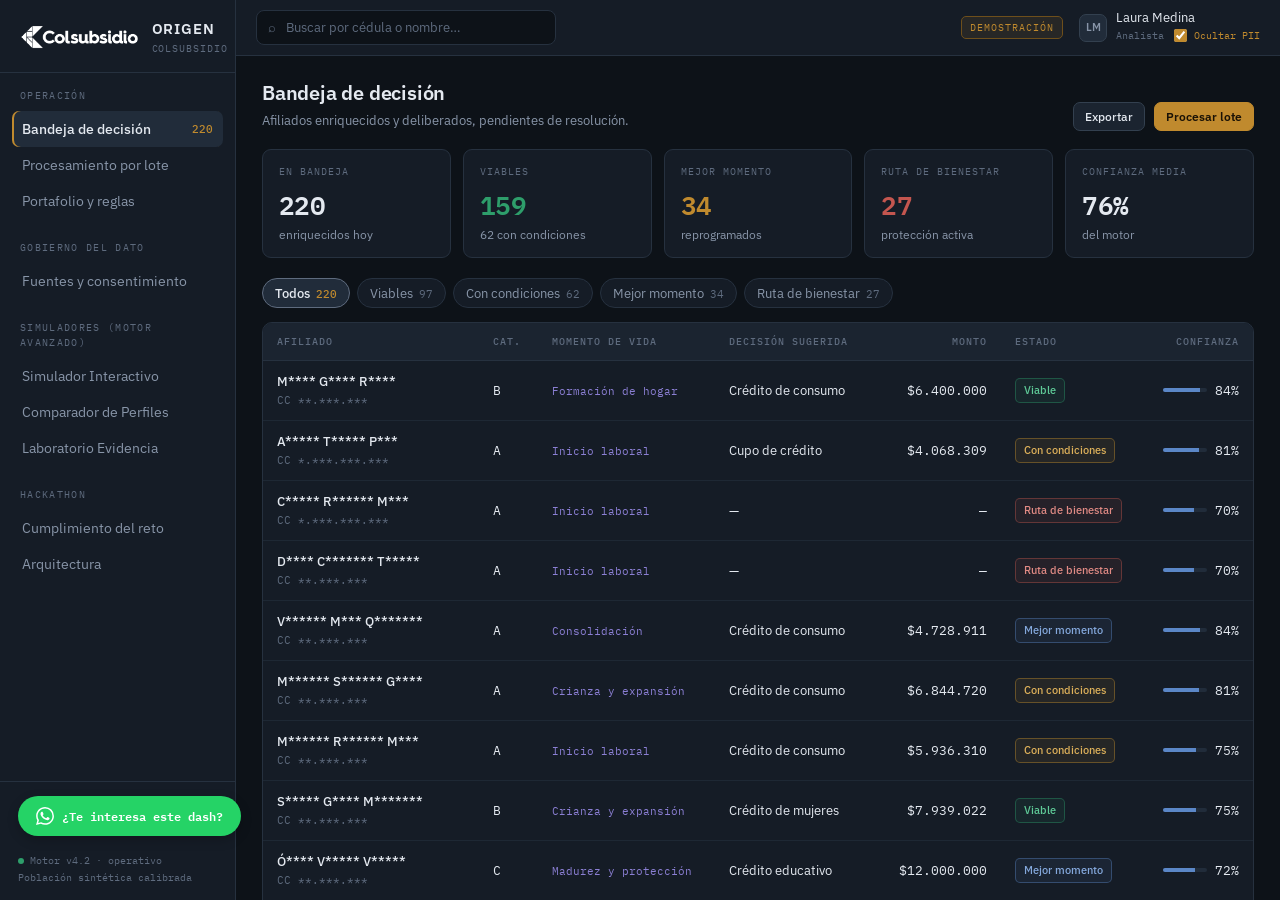
<file: index.html>
<!DOCTYPE html> <html lang="es"> <head> <meta charset="UTF-8"> <meta name="viewport" content="width=device-width, initial-scale=1.0"> <link rel="icon" type="image/png" href="favicon.png"> <title>Demo Origen - Hackathon de Colsubsidio y 30X</title> <link rel="preconnect" href="https://fonts.googleapis.com"> <link rel="preconnect" href="https://fonts.gstatic.com" crossorigin> <link href="https://fonts.googleapis.com/css2?family=IBM+Plex+Sans:wght@400;500;600;700&family=IBM+Plex+Mono:wght@400;500;600&family=IBM+Plex+Serif:wght@500;600&display=swap" rel="stylesheet"> <!-- ESTILOS: Alineados al manual de marca de Colsubsidio -->
<style> :root{  --bg:#0D1218; --surf:#151C26; --surf2:#1B2430; --surf3:#212C3A;  --line:#26313F; --line2:#33404F;  --text:#E4E9F0; --muted:#8895A8; --faint:#5E6B7E;  --brass:#C08A2E; --brass-dim:#6E4F1B; --brass-soft:rgba(192,138,46,.10);  --steel:#5B87C7; --steel-2:#84A8DC;  --ok:#2E9E6B; --warn:#C9922E; --risk:#C4564F; --violet:#8B7FD4;  --ui:"IBM Plex Sans",system-ui,sans-serif;  --mono:"IBM Plex Mono",ui-monospace,monospace;  --doc:"IBM Plex Serif",Georgia,serif;  --rail:236px; } *{box-sizing:border-box} html,body{margin:0;padding:0;height:100%} body{background:var(--bg);color:var(--text);font-family:var(--ui);font-size:14px;line-height:1.5;-webkit-font-smoothing:antialiased} button{font-family:inherit;cursor:pointer;color:inherit;border:none;background:none;font-size:inherit} input,select{font-family:inherit;font-size:inherit} .num{font-family:var(--mono);font-variant-numeric:tabular-nums} ::-webkit-scrollbar{width:10px;height:10px} ::-webkit-scrollbar-track{background:var(--bg)} ::-webkit-scrollbar-thumb{background:var(--line2);border-radius:5px;border:2px solid var(--bg)} .shell{display:grid;grid-template-columns:var(--rail) 1fr;height:100vh} .rail{background:var(--surf);border-right:1px solid var(--line);display:flex;flex-direction:column;min-height:0} .brandbox{padding:18px 18px 16px;border-bottom:1px solid var(--line);display:flex;align-items:center;gap:11px} .brandbox .bt{font-weight:600;font-size:15px;letter-spacing:.06em} .brandbox .bs{font-family:var(--mono);font-size:9.5px;color:var(--faint);letter-spacing:.1em;margin-top:1px} .navsec{padding:16px 12px 6px} .navlbl{font-family:var(--mono);font-size:9.5px;letter-spacing:.14em;text-transform:uppercase;color:var(--faint);padding:0 8px 8px} .navitem{display:flex;align-items:center;gap:10px;width:100%;text-align:left;padding:9px 10px;border-radius:7px;color:var(--muted);font-size:13.5px;transition:background .14s,color .14s} .navitem:hover{background:var(--surf2);color:var(--text)} .navitem.on{background:var(--surf3);color:var(--text);font-weight:500;box-shadow:inset 2px 0 0 var(--brass)}.navitem .ct{margin-left:auto;font-family:var(--mono);font-size:11px;color:var(--faint)} .navitem.on .ct{color:var(--brass)} .railfoot{margin-top:auto;padding:14px 18px;border-top:1px solid var(--line);font-family:var(--mono);font-size:10px;color:var(--faint);line-height:1.7} .railfoot .dot{display:inline-block;width:6px;height:6px;border-radius:50%;background:var(--ok);margin-right:6px;vertical-align:0} .main{display:flex;flex-direction:column;min-width:0;min-height:0} .topbar{height:56px;flex:0 0 auto;border-bottom:1px solid var(--line);background:var(--surf);display:flex;align-items:center;gap:14px;padding:0 20px} .finder{display:flex;align-items:center;gap:8px;background:var(--bg);border:1px solid var(--line);border-radius:8px;padding:7px 11px;min-width:300px} .finder:focus-within{border-color:var(--line2)} .finder input{background:none;border:none;outline:none;color:var(--text);width:100%;font-family:var(--mono);font-size:13px;letter-spacing:.02em} .finder input::placeholder{color:var(--faint);letter-spacing:0;font-family:var(--ui)} .finder .ico{color:var(--faint);font-size:13px} .tb-right{margin-left:auto;display:flex;align-items:center;gap:16px} .envtag{font-family:var(--mono);font-size:10px;letter-spacing:.1em;text-transform:uppercase;color:var(--brass);border:1px solid var(--brass-dim);background:var(--brass-soft);border-radius:5px;padding:3px 8px} .who{display:flex;align-items:center;gap:9px} .who .av{width:28px;height:28px;border-radius:7px;background:var(--surf3);border:1px solid var(--line2);display:grid;place-items:center;font-size:11px;font-weight:600;color:var(--muted)} .who .wn{font-size:12.5px;line-height:1.25} .who .wr{font-family:var(--mono);font-size:10px;color:var(--faint)} .content{flex:1;overflow:auto;min-height:0} .pad{padding:22px 26px 40px;max-width:1500px} .phead{display:flex;align-items:flex-end;gap:16px;margin-bottom:18px;flex-wrap:wrap} .phead h1{font-size:20px;font-weight:600;margin:0;letter-spacing:-.01em} .phead .psub{color:var(--muted);font-size:13px;margin-top:3px} .phead .pact{margin-left:auto;display:flex;gap:9px} .btn{display:inline-flex;align-items:center;gap:7px;border:1px solid var(--line2);background:var(--surf2);color:var(--text);padding:8px 14px;border-radius:7px;font-size:13px;font-weight:500;transition:background .14s,border-color .14s} .btn:hover{background:var(--surf3);border-color:var(--faint)} .btn.primary{background:var(--brass);border-color:var(--brass);color:#1A1206;font-weight:600} .btn.primary:hover{background:#D19A38} .btn.ok{background:rgba(46,158,107,.12);border-color:rgba(46,158,107,.45);color:#5FCB98} .btn.ok:hover{background:rgba(46,158,107,.2)} .btn.risk{background:rgba(196,86,79,.1);border-color:rgba(196,86,79,.4);color:#E08A84} .btn.risk:hover{background:rgba(196,86,79,.18)} .btn.sm{padding:6px 11px;font-size:12px} .btn:focus-visible,.navitem:focus-visible,.row:focus-visible{outline:2px solid var(--steel);outline-offset:2px} .kpis{display:grid;grid-template-columns:repeat(auto-fit,minmax(180px,1fr));gap:12px;margin-bottom:20px}.kpi{background:var(--surf);border:1px solid var(--line);border-radius:9px;padding:14px 16px} .kpi .kl{font-family:var(--mono);font-size:10px;letter-spacing:.1em;text-transform:uppercase;color:var(--faint)} .kpi .kv{font-size:26px;font-weight:600;margin-top:6px;letter-spacing:-.02em;font-family:var(--mono);font-variant-numeric:tabular-nums} .kpi .kd{font-size:11.5px;color:var(--muted);margin-top:2px} .kpi.acc .kv{color:var(--brass)} .kpi.risk .kv{color:var(--risk)} .kpi.ok .kv{color:var(--ok)} .filters{display:flex;align-items:center;gap:7px;margin-bottom:14px;flex-wrap:wrap} .fchip{border:1px solid var(--line);background:var(--surf);color:var(--muted);padding:6px 12px;border-radius:20px;font-size:12.5px;transition:all .14s} .fchip:hover{border-color:var(--line2);color:var(--text)} .fchip.on{background:var(--surf3);border-color:var(--faint);color:var(--text);font-weight:500} .fchip .n{font-family:var(--mono);font-size:11px;color:var(--faint);margin-left:6px} .fchip.on .n{color:var(--brass)} .tablewrap{background:var(--surf);border:1px solid var(--line);border-radius:10px;overflow:hidden} table{width:100%;border-collapse:collapse} thead th{text-align:left;font-family:var(--mono);font-size:10px;letter-spacing:.1em;text-transform:uppercase;color:var(--faint);font-weight:500;padding:11px 14px;border-bottom:1px solid var(--line);background:var(--surf2);white-space:nowrap} thead th.r{text-align:right} tbody td{padding:11px 14px;border-bottom:1px solid rgba(38,49,63,.6);font-size:13px;vertical-align:middle} tbody tr:last-child td{border-bottom:none} tbody tr{cursor:pointer;transition:background .12s} tbody tr:hover{background:var(--surf2)} td.r{text-align:right} .cell-name{font-weight:500} .cell-sub{font-family:var(--mono);font-size:11px;color:var(--faint);margin-top:1px} .pill{display:inline-flex;align-items:center;gap:5px;font-size:11px;font-weight:500;padding:3px 8px;border-radius:5px;border:1px solid;white-space:nowrap} .pill.v{color:#5FCB98;border-color:rgba(46,158,107,.4);background:rgba(46,158,107,.09)} .pill.c{color:#DDB05A;border-color:rgba(201,146,46,.4);background:rgba(201,146,46,.09)} .pill.m{color:var(--steel-2);border-color:rgba(91,135,199,.4);background:rgba(91,135,199,.09)} .pill.p{color:#E08A84;border-color:rgba(196,86,79,.4);background:rgba(196,86,79,.09)} .tagm{font-family:var(--mono);font-size:11px;color:var(--violet)} .conf{display:flex;align-items:center;gap:8px;justify-content:flex-end} .confbar{width:44px;height:4px;border-radius:3px;background:var(--surf3);overflow:hidden} .confbar i{display:block;height:100%;background:var(--steel)} .tfoot{padding:10px 14px;border-top:1px solid var(--line);background:var(--surf2);font-family:var(--mono);font-size:11px;color:var(--faint);display:flex;justify-content:space-between;align-items:center} .fichagrid{display:grid;grid-template-columns:1fr 330px;gap:18px;align-items:start} @media(max-width:1150px){.fichagrid{grid-template-columns:1fr}} .card{background:var(--surf);border:1px solid var(--line);border-radius:10px;margin-bottom:16px}.card-h{display:flex;align-items:center;gap:10px;padding:13px 18px;border-bottom:1px solid var(--line)} .card-h h3{margin:0;font-size:13px;font-weight:600;letter-spacing:.01em} .card-h .hn{font-family:var(--mono);font-size:10px;letter-spacing:.1em;text-transform:uppercase;color:var(--faint);margin-left:auto} .card-b{padding:18px} .card-b.tight{padding:14px 18px} .subject{display:flex;align-items:center;gap:16px;background:var(--surf);border:1px solid var(--line);border-radius:10px;padding:18px 20px;margin-bottom:16px;flex-wrap:wrap} .subject .sav{width:52px;height:52px;border-radius:11px;background:var(--surf3);border:1px solid var(--line2);display:grid;place-items:center;font-size:17px;font-weight:600;color:var(--brass);flex:0 0 auto} .subject .sname{font-size:19px;font-weight:600;letter-spacing:-.01em} .subject .smeta{font-family:var(--mono);font-size:11.5px;color:var(--faint);margin-top:2px} .subject .sright{margin-left:auto;display:flex;align-items:center;gap:22px;flex-wrap:wrap} .sstat .sl{font-family:var(--mono);font-size:9.5px;letter-spacing:.1em;text-transform:uppercase;color:var(--faint)} .sstat .sv{font-size:15px;font-weight:600;margin-top:2px;font-family:var(--mono)} .drow{display:grid;grid-template-columns:190px 1fr;gap:14px;padding:9px 0;border-bottom:1px solid rgba(38,49,63,.55);font-size:13px} .drow:last-child{border-bottom:none} .drow .dk{font-family:var(--mono);font-size:10.5px;letter-spacing:.07em;text-transform:uppercase;color:var(--faint);padding-top:2px} .drow .dv{font-weight:500} .drow .dn{font-size:11.5px;color:var(--muted);margin-top:2px} .drow.flag .dv{color:var(--risk)} .srctable{width:100%;border-collapse:collapse;font-size:12.5px} .srctable th{text-align:left;font-family:var(--mono);font-size:9.5px;letter-spacing:.1em;text-transform:uppercase;color:var(--faint);font-weight:500;padding:0 10px 8px 0;border-bottom:1px solid var(--line)} .srctable td{padding:9px 10px 9px 0;border-bottom:1px solid rgba(38,49,63,.5);vertical-align:top} .srctable tr:last-child td{border-bottom:none} .srctable .sv2{font-weight:500} .srctable .leg{font-family:var(--mono);font-size:11px;color:var(--muted)} .srctable .flagv{color:var(--risk);font-weight:600} .alloc{margin-top:4px} .allocrow{display:grid;grid-template-columns:132px 1fr;gap:12px;align-items:center;margin-bottom:9px} .allocrow .alab{font-family:var(--mono);font-size:10.5px;letter-spacing:.08em;text-transform:uppercase;color:var(--faint);text-align:right} .allocrow .alab.on{color:var(--brass)} .allocbar{display:flex;height:26px;border-radius:5px;overflow:hidden;border:1px solid var(--line2)} .allocbar i{display:block;height:100%;position:relative}.allocbar .a1{background:repeating-linear-gradient(45deg,#3C4A5E,#3C4A5E 5px,#44526A 5px,#44526A 10px)} .allocbar .a2{background:var(--brass)} .allocbar .a3{background:var(--surf3)} .allocbar .a4{background:repeating-linear-gradient(45deg,#A8453F,#A8453F 5px,#C4564F 5px,#C4564F 10px)} .liber{margin-top:12px;padding:10px 13px;background:rgba(46,158,107,.07);border-left:2px solid var(--ok);border-radius:0 6px 6px 0;font-size:12.5px;color:var(--muted);line-height:1.5} .liber b{color:var(--text)} .alloclegend{display:flex;gap:18px;margin-top:11px;flex-wrap:wrap} .alegend{display:flex;align-items:center;gap:7px;font-size:12px;color:var(--muted)} .alegend .sw{width:10px;height:10px;border-radius:2px;flex:0 0 auto} .alegend b{color:var(--text);font-family:var(--mono);font-weight:500} .policy{margin-top:14px;padding-top:12px;border-top:1px solid var(--line);display:flex;gap:26px;flex-wrap:wrap} .pcheck{display:flex;align-items:center;gap:8px;font-size:12.5px;color:var(--muted)} .pcheck .ck{color:var(--ok);font-family:var(--mono)} .pcheck .ck.no{color:var(--risk)} .pcheck b{color:var(--text)} .delib{display:flex;flex-direction:column;gap:9px} .dlrow{display:grid;grid-template-columns:168px 1fr 40px;gap:12px;align-items:center} .dlrow .dn2{font-size:12.5px;color:var(--muted)} .dlrow.top .dn2{color:var(--text);font-weight:600} .dltrack{height:14px;background:var(--surf2);border-radius:3px;overflow:hidden;display:flex} .dltrack i{display:block;height:100%;width:0;transition:width .7s cubic-bezier(.2,.8,.2,1)} .dlrow .ds{font-family:var(--mono);font-size:12px;color:var(--muted);text-align:right} .dlrow.top .ds{color:var(--brass);font-weight:600} .contrib{margin-top:14px;padding-top:13px;border-top:1px solid var(--line)} .contrib .ch{font-family:var(--mono);font-size:10px;letter-spacing:.1em;text-transform:uppercase;color:var(--faint);margin-bottom:9px} .crow{display:flex;align-items:center;gap:10px;padding:5px 0;font-size:12.5px} .crow .csw{width:9px;height:9px;border-radius:2px;flex:0 0 auto} .crow .cl{color:var(--muted)} .crow .cv{margin-left:auto;font-family:var(--mono);color:var(--text)} .crow.tot{border-top:1px dashed var(--line);margin-top:6px;padding-top:8px;font-weight:600} .crow.tot .cv{color:var(--brass)} .chartwrap{position:relative} .chart svg{display:block;width:100%;height:auto;overflow:visible} .chart .grid line{stroke:rgba(38,49,63,.85);stroke-width:1} .chart .axis text{font-family:var(--mono);font-size:10px;fill:var(--faint)} .chart .serie{fill:none;stroke-width:2.2;stroke-linecap:round;stroke-linejoin:round} .chart .serie.dash{stroke-dasharray:5 4;stroke-width:1.8} .chart .endlbl{font-family:var(--mono);font-size:11px;font-weight:600} .chart .todayline{stroke:var(--line2);stroke-width:1;stroke-dasharray:3 3} .chart .todaytxt{font-family:var(--mono);font-size:9.5px;fill:var(--faint)} .chartlegend{display:flex;gap:20px;flex-wrap:wrap;margin-top:12px;padding-top:12px;border-top:1px solid var(--line)} .clg{display:flex;align-items:center;gap:8px;font-size:12.5px} .clg .ln{width:16px;height:2.5px;border-radius:2px;flex:0 0 auto} .clg .lt{color:var(--muted)}.clg.win .lt{color:var(--text);font-weight:600} .clg .lv{font-family:var(--mono);font-size:12px;color:var(--faint)} .clg.win .lv{color:var(--brass)} .readout{margin-top:14px;padding:12px 14px;background:var(--surf2);border-left:2px solid var(--brass);border-radius:0 6px 6px 0;font-size:13px;color:var(--muted);line-height:1.55} .readout b{color:var(--text)} .heat{display:grid;grid-template-columns:34px repeat(18,1fr);gap:2px;align-items:center} .heat .hh{font-family:var(--mono);font-size:9px;color:var(--faint);text-align:center} .heat .hd{font-family:var(--mono);font-size:10px;color:var(--faint)} .heat .hc{aspect-ratio:1/1;border-radius:2px;background:var(--surf2);min-height:13px} .heat .hc.peak{outline:1.5px solid var(--brass);outline-offset:-1px} .heatfoot{margin-top:12px;display:flex;align-items:center;gap:14px;flex-wrap:wrap;font-size:12.5px;color:var(--muted)} .heatscale{display:flex;align-items:center;gap:5px;margin-left:auto} .heatscale .hs{width:16px;height:9px;border-radius:2px} .heatscale span{font-family:var(--mono);font-size:10px;color:var(--faint)} .rail2{position:sticky;top:0} .resolution{background:var(--surf);border:1px solid var(--brass-dim);border-radius:10px;overflow:hidden} .res-h{padding:14px 18px;border-bottom:1px solid var(--line);background:linear-gradient(180deg,rgba(192,138,46,.10),transparent)} .res-h .rt{font-family:var(--doc);font-size:15px;font-weight:600;color:var(--brass)} .res-h .rn{font-family:var(--mono);font-size:10px;color:var(--faint);margin-top:2px;letter-spacing:.06em} .res-b{padding:16px 18px} .resrow{padding:10px 0;border-bottom:1px solid rgba(38,49,63,.55)} .resrow:last-of-type{border-bottom:none} .resrow .rk2{font-family:var(--mono);font-size:9.5px;letter-spacing:.1em;text-transform:uppercase;color:var(--faint)} .resrow .rv2{font-size:14.5px;font-weight:600;margin-top:3px} .resrow .rw2{font-size:11.5px;color:var(--muted);margin-top:2px;line-height:1.45} .resactions{padding:14px 18px;border-top:1px solid var(--line);background:var(--surf2);display:flex;flex-direction:column;gap:8px} .resactions .btn{justify-content:center;width:100%} .resnote{font-family:var(--mono);font-size:10px;color:var(--faint);text-align:center;margin-top:2px;line-height:1.5} .reasonbox{padding:14px 18px;border-top:1px solid var(--line);font-size:13px;color:var(--muted);line-height:1.55;font-style:italic} .reasonbox b{color:var(--text);font-style:normal} .confblock{padding:14px 18px;border-top:1px solid var(--line)} .confblock .cl2{font-family:var(--mono);font-size:9.5px;letter-spacing:.1em;text-transform:uppercase;color:var(--faint);display:flex;justify-content:space-between} .confblock .cbar{height:6px;background:var(--surf3);border-radius:4px;margin-top:8px;overflow:hidden} .confblock .cbar i{display:block;height:100%;background:linear-gradient(90deg,var(--steel),var(--steel-2))} .toast{position:fixed;bottom:22px;right:22px;background:var(--surf3);border:1px solid var(--line2);border-left:3px solid var(--ok);border-radius:8px;padding:13px 17px;box-shadow:0 16px 40px -12px rgba(0,0,0,.7);font-size:13px;z-index:60;transform:translateY(16px);opacity:0;pointer-events:none;transition:all .28s cubic-bezier(.2,.8,.2,1);max-width:340px} .toast.on{transform:none;opacity:1} .toast .tt2{font-weight:600;margin-bottom:2px} .toast .td2{color:var(--muted);font-size:12px;line-height:1.45} .toast.risk{border-left-color:var(--risk)} .batchgrid{display:grid;grid-template-columns:1fr 1fr;gap:16px} @media(max-width:1000px){.batchgrid{grid-template-columns:1fr}} .distrow{display:grid;grid-template-columns:150px 1fr 100px;gap:12px;align-items:center;padding:7px 0} .distrow .dl2{font-size:12.5px;color:var(--muted)} .disttrack{height:10px;background:var(--surf2);border-radius:3px;overflow:hidden} .disttrack i{display:block;height:100%;border-radius:3px;transition:width .8s cubic-bezier(.2,.8,.2,1);width:0} .distrow .dv2{font-family:var(--mono);font-size:12px;color:var(--text);text-align:right} .distrow .dv2 span{color:var(--faint);font-size:11px} .runline{display:flex;align-items:center;gap:14px;padding:14px 18px;background:var(--surf2);border:1px solid var(--line);border-radius:9px;margin-bottom:16px;flex-wrap:wrap} .runbar{flex:1;height:6px;background:var(--surf3);border-radius:4px;overflow:hidden;min-width:180px} .runbar i{display:block;height:100%;background:var(--brass);width:0;transition:width .3s linear} .runstat{font-family:var(--mono);font-size:11.5px;color:var(--muted)} .empty{padding:60px 20px;text-align:center;color:var(--faint)} .empty .eh{font-size:15px;color:var(--muted);margin-bottom:6px} .backlink{display:inline-flex;align-items:center;gap:7px;color:var(--muted);font-size:12.5px;margin-bottom:14px} .backlink:hover{color:var(--text)} @media (prefers-reduced-motion:reduce){*{animation:none!important;transition:none!important}} @media(max-width:900px){.shell{grid-template-columns:1fr}.rail{display:none}.pad{padding:16px 14px 30px}} 
.mockup-overlay { position: fixed; top:0; left:0; width:100%; height:100%; background:rgba(0,0,0,0.85); z-index:9999; display:flex; justify-content:center; align-items:center; opacity:0; pointer-events:none; transition:opacity 0.3s; backdrop-filter:blur(4px); }
.mockup-overlay.active { opacity:1; pointer-events:all; }
.mockup-mobile { width: 380px; height: 740px; background: #121212; border-radius: 36px; border: 8px solid #333; overflow-y: auto; position: relative; box-shadow: 0 20px 60px rgba(0,0,0,0.5); display:flex; flex-direction:column; color: #fff; font-family: 'Instrument Sans', sans-serif;}
.mockup-header { background: #00128B; padding: 40px 24px 24px; text-align: center; border-radius: 0 0 24px 24px; margin-top: -1px;}
.mockup-header h3 { font-family: 'Fraunces', serif; font-size: 32px; font-weight: 700; margin-bottom: 12px; line-height: 1.1; }
.mockup-header p { font-size: 14px; opacity: 0.9; line-height: 1.5; }
.mockup-body { padding: 24px; flex: 1; }
.mockup-close { position: absolute; top: 16px; right: 16px; width: 32px; height: 32px; background: rgba(0,0,0,0.4); border-radius: 50%; display:flex; justify-content:center; align-items:center; cursor: pointer; color: white; border: none; font-size: 20px; z-index: 10; }
.mockup-section-title { font-size: 17px; font-weight: 600; margin-bottom: 16px; }
.mockup-box { background: #1E1E1E; border: 1px solid #333; border-radius: 12px; padding: 16px; margin-bottom: 16px; position:relative; }
.mockup-box-val { font-size: 20px; font-weight: 500; display:flex; align-items:center; gap: 8px;}
.mockup-box-lbl { font-size: 13px; color: #999; margin-bottom: 8px; }
.mockup-box-info { font-size: 11px; color: #aaa; display:flex; gap:6px; align-items:flex-start; margin-top: 12px; line-height: 1.4; border-top: 1px solid #333; padding-top: 12px; }
.mockup-row { display:flex; justify-content:space-between; align-items:center; padding: 12px 0; border-bottom: 1px solid #2A2A2A; font-size: 14px; }
.mockup-row:last-child { border-bottom: none; }
.mockup-row .mr-lbl { color: #ccc; }
.mockup-row .mr-val { font-family: var(--mono); text-align: right; }
.mockup-btn { background: #E8A013; color: #153552; border:none; width:100%; padding: 16px; border-radius: 12px; font-weight: 700; font-size: 16px; cursor: pointer; margin-top: 8px; }
.mockup-pdf-btn { background: #2A2A2A; color: #E8A013; border:none; width:100%; padding: 14px; border-radius: 12px; font-weight: 600; font-size: 14px; cursor: pointer; display:flex; align-items:center; justify-content:center; gap:8px; margin-bottom:16px;}

</style> </head> <body> <div class="shell">  <aside class="rail">    <div class="brandbox">      <img src="logo.png" style="height:26px;width:auto;border-radius:4px;" alt="Colsubsidio">      <div><div class="bt">ORIGEN</div><div class="bs">COLSUBSIDIO</div></div>    </div>    <div class="navsec">      <div class="navlbl">Operación</div>      <button class="navitem on" data-view="bandeja">Bandeja de decisión <span class="ct" id="nav-bandeja">—</span></button>      <button class="navitem" data-view="lote">Procesamiento por lote</button>      <button class="navitem" data-view="portafolio">Portafolio y reglas</button>    </div>    <div class="navsec">      <div class="navlbl">Gobierno del dato</div>      <button class="navitem" data-view="fuentes">Fuentes y consentimiento</button>    </div>        
    <div class="navsec">
      <div class="navlbl">Simuladores (Motor Avanzado)</div>
      <button class="navitem" data-view="simulador">Simulador Interactivo</button>
      <button class="navitem" data-view="comparador">Comparador de Perfiles</button>
      <button class="navitem" data-view="laboratorio">Laboratorio Evidencia</button>
    </div>

    <div class="navsec">
      <div class="navlbl">Hackathon</div>
      <button class="navitem" data-view="reto">Cumplimiento del reto</button>
      <button class="navitem" data-view="arquitectura">Arquitectura</button>
    </div>
    <div class="railfoot">

<a href="https://wa.me/573196966226" target="_blank" style="background:#25D366;color:white;padding:10px 18px;border-radius:24px;text-decoration:none;font-weight:600;font-size:12px;display:flex;align-items:center;gap:8px;margin-bottom:16px;box-shadow:0 4px 12px rgba(0,0,0,0.2);transition:transform 0.2s;width:max-content;" onmouseover="this.style.transform='scale(1.02)'" onmouseout="this.style.transform='scale(1)'">
  <svg width="18" height="18" viewBox="0 0 24 24" fill="currentColor"><path d="M17.472 14.382c-.297-.149-1.758-.867-2.03-.967-.273-.099-.471-.148-.67.15-.197.297-.767.966-.94 1.164-.173.199-.347.223-.644.075-.297-.15-1.255-.463-2.39-1.475-.883-.788-1.48-1.761-1.653-2.059-.173-.297-.018-.458.13-.606.134-.133.298-.347.446-.52.149-.174.198-.298.298-.497.099-.198.05-.371-.025-.52-.075-.149-.669-1.612-.916-2.207-.242-.579-.487-.5-.669-.51-.173-.008-.371-.01-.57-.01-.198 0-.52.074-.792.372-.272.297-1.04 1.016-1.04 2.479 0 1.462 1.065 2.875 1.213 3.074.149.198 2.096 3.2 5.077 4.487.709.306 1.262.489 1.694.625.712.227 1.36.195 1.871.118.571-.085 1.758-.719 2.006-1.413.248-.694.248-1.289.173-1.413-.074-.124-.272-.198-.57-.347m-5.421 7.403h-.004a9.87 9.87 0 01-5.031-1.378l-.361-.214-3.741.982.998-3.648-.235-.374a9.86 9.86 0 01-1.51-5.26c.001-5.45 4.436-9.884 9.888-9.884 2.64 0 5.122 1.03 6.988 2.898a9.825 9.825 0 012.893 6.994c-.003 5.45-4.437 9.884-9.885 9.884m8.413-18.297A11.815 11.815 0 0012.05 0C5.495 0 .16 5.335.157 11.892c0 2.096.547 4.142 1.588 5.945L.057 24l6.305-1.654a11.882 11.882 0 005.683 1.448h.005c6.554 0 11.89-5.335 11.893-11.893a11.821 11.821 0 00-3.48-8.413z"/></svg> ¿Te interesa este dash?
</a>

      
      <div><span class="dot"></span>Motor v4.2 · operativo</div>      <div>Población sintética calibrada</div>    </div>  </aside>  <div class="main">    <div class="topbar">      <div class="finder">        <span class="ico">⌕</span>        <input id="finder" placeholder="Buscar por cédula o nombre…" autocomplete="off">      </div>      <div class="tb-right">        <span class="envtag">Demostración</span>        <div class="who">          <div class="av">LM</div>          <div><div class="wn">Laura Medina</div><div class="wr" style="display:flex;align-items:center;gap:6px;">Analista <label style="display:inline-flex;align-items:center;cursor:pointer;gap:4px;color:var(--brass);"><input type="checkbox" checked onchange="privacyMode=this.checked;renderBandeja();" style="accent-color:var(--brass);"> Ocultar PII</label></div></div>        </div>      </div>    </div>    <div class="content"><div class="pad" id="view"></div>
    <div style="text-align:center; padding: 20px; font-size: 12px; color: var(--muted); border-top: 1px solid var(--line); margin-top: 20px; font-family: var(--mono);">
        Demo Origen / Hackathon de Colsubsidio y 30X / hecho por Jesus - Yeisson - Andree - Jesus / Julio 2026
    </div>
    </div>  </div> </div> <div class="toast" id="toast"><div class="tt2" id="toast-t"></div><div class="td2" id="toast-d"></div></div> <script>
// ===================================
// CORE DEL MOTOR DETERMINÍSTICO ORIGEN
// Generación determinística, scoring y proyección sin dependencias
// ===================================
 function mulberry32(a){return function(){a|=0;a=a+0x6D2B79F5|0;let t=Math.imul(a^a>>>15,1|a);t=t+Math.imul(t^t>>>7,61|t)^t;return((t^t>>>14)>>>0)/4294967296}} const rnd=mulberry32(20260726); const R=(a,b)=>a+(b-a)*rnd(),RI=(a,b)=>Math.floor(R(a,b+1)),pick=a=>a[Math.floor(rnd()*a.length)],chance=p=>rnd()<p; const clamp=(v,a,b)=>Math.max(a,Math.min(b,v)); const SMMLV=1500000; const fmt=n=>"$"+Math.round(n).toLocaleString("es-CO"); const fmtK=n=>"$"+(Math.round(n/1000)).toLocaleString("es-CO")+"k"; const NF=["María","Laura","Diana","Andrea","Paula","Carolina","Ángela","Sara","Natalia","Claudia","Marcela","Daniela","Lorena","Sandra","Viviana","Camila"];const NM=["Andrés","Carlos","Julián","Camilo","Jorge","Diego","Óscar","Fabián","Cristian","Iván","David","Sebastián","Mauricio","Wilson","Álvaro","Nelson"]; const AP=["Gómez","Rodríguez","Martínez","López","Ramírez","Torres","Vargas","Moreno","Rojas","Castro","Ospina","Quintero","Cárdenas","Salazar","Peña","Mora"]; const ETAPAS={  inicio:{n:"Inicio laboral",cuota:.22,plazo:24},  formacion:{n:"Formación de hogar",cuota:.30,plazo:180},  crianza:{n:"Crianza y expansión",cuota:.25,plazo:60},  consolidacion:{n:"Consolidación",cuota:.32,plazo:120},  madurez:{n:"Madurez y protección",cuota:.25,plazo:36} }; const PROD={  cupo:{n:"Cupo de crédito",r:.022},  consumo:{n:"Crédito de consumo",r:.015},  vivienda:{n:"Crédito de vivienda",r:.009},  mujeres:{n:"Crédito de mujeres",r:.018},  educativo:{n:"Crédito educativo",r:.012} }; const SIGCOL={  "Uso frecuente de la red":"var(--brass)","Intención de compra":"#D2A65B","Ingresos no bancarizados":"#3E9E8F",  "Etapa de inicio":"#6E7C93","Obligaciones externas costosas":"#C4564F","Intención de consolidar":"#D06B63",  "Evento de vivienda":"var(--steel)","Estabilidad sostenida":"#2E9E6B","Capacidad por categoría":"#7E8CA3",  "Hijos en edad escolar":"#8B7FD4","Intención formativa":"#A093E0","Matrícula próxima":"#7A6DC9",  "Perfil de cuidado":"#C77FA8","Mejora del hogar":"#D48FB4","Estacionalidad":"#4E9E86","Actividad RUES":"#3E8E7E",  "Necesidad puntual":"#6E7C93" }; function slug(nombre){const p=nombre.toLowerCase().normalize("NFD").replace(/[\u0300-\u036f]/g,"").split(" ");return p[0]+"."+p[1]} function franjaMatrix(peakDay,peakHour,spread){  const M=[];  for(let d=0;d<7;d++){    const row=[];    const dayW=Math.exp(-Math.pow(Math.min(Math.abs(d-peakDay),7-Math.abs(d-peakDay)),2)/2.6);    for(let h=6;h<=23;h++){      let v=Math.exp(-Math.pow(h-peakHour,2)/(2*spread*spread))*dayW;      v+=0.05+0.04*Math.sin((h-6)/17*Math.PI);      row.push(clamp(v,.02,1));    }    M.push(row);  }  const max=Math.max(...M.flat());  return M.map(r=>r.map(v=>v/max));} const DIAS=["Lun","Mar","Mié","Jue","Vie","Sáb","Dom"]; function ingByCat(c){return c==="A"?R(1.05,2)*SMMLV:c==="B"? R(2,4)*SMMLV:R(4,9.2)*SMMLV} function etapaOf(a){  if(a.evento==="vivienda"||a.intencion==="vivienda")return a.edad<40?"formacion":"consolidacion";  if(a.edad<26||(a.antig<18&&a.hijos===0))return "inicio";  if(a.hijosEscolar>0&&a.edad<48)return "crianza";  if(a.edad>=57)return "madurez";  if(a.edad>=40)return "consolidacion";  if(a.edad<=38&&a.hijos<=1)return "formacion";  return "crianza"; } function mkExtDeb(){const n=RI(1,4);let s=0;for(let i=0;i<n;i++)s+=R(1.4,4)*1e6;return{n,saldo:Math.round(s),tasa:Math.round(R(22,32))}} function gen(){  const genero=chance(.52)?"F":"M";  const cr=rnd(),cat=cr<.45?"A":cr<.83?"B":"C";  const ingreso=ingByCat(cat),edad=RI(21,62);  const contrato=pick(["indefinido","indefinido","indefinido","fijo","obra","independiente","independiente"]);  const independiente=contrato==="independiente";  const antig=independiente?RI(3,40):RI(1,120);  const hijos=edad<25?RI(0,1):RI(0,3),hijosEscolar=(hijos>0&&edad>28)?RI(0,hijos):0;  const usoRed=clamp(R(-.1,1),0,1),rues=independiente?chance(.7):chance(.12);  const ingNoBanc=independiente?RI(6,26):(chance(.12)?RI(6,20):0);  const tema=pick(["hogar","tecnologia","vivienda","educacion","consolidacion",null,null]);  const intencion=chance(.42)?tema:null,intReciente=intencion?chance(.6):false;  let evento=null;const er=rnd();  if(er<.10)evento="nacimiento";else if(er<.19)evento="matricula";else if(er<.26)evento="vivienda";  const extDeb=chance(.36)?mkExtDeb():{n:0,saldo:0,tasa:0};  const oblig=chance(.2)?RI(1,3):0;  let carga=clamp(R(-.08,.28),0,.45);  if(extDeb.n>=3)carga=Math.max(carga,R(.20,.34));  const estacional=chance(.09);  const nombre=pick(genero==="F"?NF:NM)+" "+pick(AP)+" "+pick(AP);  const a={id:"CC "+RI(20,79)+"."+RI(100,999)+"."+RI(100,999),nombre,genero,cat,ingreso,edad,contrato,independiente, antig,hijos,hijosEscolar,usoRed,rues,ingNoBanc,intencion,intReciente,evento,extDeb,oblig,carga,estacional,    correo:slug(nombre)+"@gmail.com"};  a.etapa=etapaOf(a);  a.franja=franjaMatrix(pick([0,1,2,3,6]),pick([9,12,13,18,19,20,21]),a.edad>52?2.4:1.8);  return a; } function maria(){  const a={id:"CC 52.114.883",nombre:"María Gómez Rojas",genero:"F",cat:"B",ingreso:4000000,edad:38,contrato:"indefinido",independiente:false,antig:108,hijos:2,hijosEscolar:1,usoRed:.8,rues:false,ingNoBanc:0,    intencion:"hogar",intReciente:false,evento:null,extDeb: {n:2,saldo:6400000,tasa:28},oblig:0,carga:.34,    estacional:false,correo:"maria.gomez@gmail.com"};  a.etapa="formacion";a.franja=franjaMatrix(6,19.5,1.6);return a; } function andres(){  const a={id:"CC 1.020.774.551",nombre:"Andrés Torres Peña",genero:"M",cat:"A",ingreso:2200000,edad:27, contrato:"independiente",independiente:true,antig:22,hijos:0,hijosEscolar:0,usoRed:.45,rues:true,ingNoBanc:22,    intencion:"tecnologia",intReciente:true,evento:null,extDeb: {n:0,saldo:0,tasa:0},oblig:0,carga:.12,    estacional:false,correo:"andres.torres@gmail.com"};  a.etapa="inicio";a.franja=franjaMatrix(1,12.5,1.5);return a; } function carlos(){  const a={id:"CC 1.007.559.310",nombre:"Carlos Ramírez Mora",genero:"M",cat:"A",ingreso:2000000,edad:26, contrato:"obra",independiente:false,antig:6,hijos:0,hijosEscolar:0,usoRed:.3,rues:false,ingNoBanc:0,    intencion:"consolidacion",intReciente:false,evento:null,extDeb: {n:4,saldo:9000000,tasa:30},oblig:1,carga:.48,    estacional:false,correo:"carlos.ramirez@gmail.com"};  a.etapa="inicio";a.franja=franjaMatrix(3,21,1.8);return a; } const BASE=[maria(),andres(),carlos(),...Array.from({length:217},gen)]; function scoreProducts(a){  const et=a.etapa,S=[],add=(p,l,pts)=>{if(pts>0)S.push({prod:p,label:l,pts:Math.round(pts)})};  add("cupo","Uso frecuente de la red",a.usoRed*30);  if(a.intencion==="hogar"||a.intencion==="tecnologia")add("cupo","Intención de compra",22);  if(a.ingNoBanc>0)add("cupo","Ingresos no bancarizados",Math.min(a.ingNoBanc,24)/24*26);  if(et==="inicio")add("cupo","Etapa de inicio",16);  add("cupo","Necesidad puntual",6);  if(a.rues)add("cupo","Actividad RUES",8);  if(a.extDeb.n>=2)add("consumo","Obligaciones externas costosas",44+Math.min(a.extDeb.saldo/1e6,10)*2+(a.extDeb.tasa>=27?8:0));  if(a.intencion==="consolidacion")add("consumo","Intención de consolidar",18);  if(a.extDeb.n===1&&a.extDeb.tasa>=27)add("consumo","Obligaciones externas costosas",24);  if(a.evento==="vivienda")add("vivienda","Evento de vivienda",40);  if(a.intencion==="vivienda"&&a.intReciente)add("vivienda","Evento de vivienda",22);  if(et==="formacion")add("vivienda","Capacidad por categoría",18);  add("vivienda","Capacidad por categoría",a.cat==="C"?15:a.cat==="B"?8:2);  if(a.antig>36)add("vivienda","Estabilidad sostenida",11);  if(a.hijosEscolar>0)add("educativo","Hijos en edad escolar",30);  if(a.intencion==="educacion")add("educativo","Intención formativa",24);  if(a.evento==="matricula")add("educativo","Matrícula próxima",26);  if(a.genero==="F"){    add("mujeres","Perfil de cuidado",a.hijos>0?20:8);    if(a.intencion==="hogar")add("mujeres","Mejora del hogar",16);    if(et==="formacion"||et==="crianza")add("mujeres","Perfil de cuidado",12);    add("mujeres","Necesidad puntual",6);  }  const tot={};  S.forEach(s=>{(tot[s.prod]=tot[s.prod]||{sum:0,parts:[]});tot[s.prod].sum+=s.pts;    const ex=tot[s.prod].parts.find(p=>p.label===s.label);    if(ex)ex.pts+=s.pts;else tot[s.prod].parts.push({label:s.label,pts:s.pts});});  let best=null;for(const p in tot)if(!best||tot[p].sum>tot[best].sum)best=p;  return{best,tot}; } function project(a,prod,headroom,blocked){  const stress=clamp(a.carga,0,.5);  const extCostly=a.extDeb.n>0?clamp(a.extDeb.saldo/6e6,0,1)*(a.extDeb.tasa>=26?1:.6):0;  const reqMonths=a.contrato==="indefinido"?2:6;  const unstable=(a.contrato!=="indefinido"&&a.antig<10)||a.antig<reqMonths;  const W0=clamp(56+headroom*20-stress*34-extCostly*10,10,88);  let endNow=57+headroom*24-stress*30-(unstable?12:0);  if(prod==="consumo")endNow+=18+extCostly*12;else endNow-=extCostly*22;  if(a.independiente)endNow-=4;  let endWait=endNow+((a.oblig>=1&&headroom<.5)?14:-7);  if(prod==="educativo"&&a.evento!=="matricula")endWait+=12;  let endRoute=34+stress*46+(unstable?18:0)-headroom*14-(prod==="consumo"?4:0);  const severe=blocked||a.carga>.44||a.antig<reqMonths;  if(severe){endNow-=22;endWait-=22;} endNow=clamp(endNow,6,96);endWait=clamp(endWait,6,96);endRoute=clamp(endRoute,6,96);  if(blocked){    endNow=clamp(Math.min(endNow,endRoute-10),4,96);    endWait=clamp(Math.min(endWait,endRoute-5),4,96);  }  const ease=t=>1-Math.pow(1-t,2.1);  const now=[],wait=[],route=[];  const dip=prod==="consumo"?3.5:9;  for(let m=0;m<=12;m++){    const t=m/12;    const dipCurve=Math.exp(-Math.pow(m-1.6,2)/3.2)*dip;    now.push(clamp(W0+(endNow-W0)*ease(t)-dipCurve,4,98));    const k=5;    const step=m<k?(-2.5*(m/k)):((m-k)/(12-k));    wait.push(clamp(W0+(m<k?step:(endWait-(W0-2.5))*ease(step)+(W0-2.5)-W0+W0*0),4,98));    route.push(clamp(W0+(endRoute-W0)*ease(t)*.94-1.5*Math.exp(-m/2),4,98));  }  wait[0]=W0;  for(let m=1;m<=12;m++){    const k=5;    if(m<k)wait[m]=clamp(W0-2.2*(m/k),4,98);    else{const t2=(m-k)/(12-k);wait[m]=clamp((W0-2.2)+(endWait-(W0-2.2))*ease(t2),4,98);}  }  return{now,wait,route,endNow,endWait,endRoute,W0,unstable,reqMonths}; } function decide(a){  const et=ETAPAS[a.etapa];  const cuotaMax=et.cuota*a.ingreso, compromiso=a.carga*a.ingreso, cuotaLibre=Math.max(0,cuotaMax-compromiso);  const headroom=clamp(cuotaLibre/Math.max(cuotaMax,1),0,1);  const {best,tot}=scoreProducts(a);  const prod=best||"cupo";  const ranked=Object.keys(PROD).map(p=>({prod:p,sum:tot[p]?tot[p].sum:0,parts:tot[p]? tot[p].parts.slice().sort((x,y)=>y.pts-x.pts):[]}))    .sort((x,y)=>y.sum-x.sum);  let pagoExterno=0;  if(a.extDeb.n>0){    const rm=Math.pow(1+a.extDeb.tasa/100,1/12)-1;    pagoExterno=a.extDeb.saldo*rm/(1-Math.pow(1+rm,-22));  }  let plazo=et.plazo,extra="",deseado=0,minViable=200000;  if(prod==="cupo"){plazo=24;deseado=5e6;minViable=150000;extra="Escalable por cumplimiento";}  else if(prod==="consumo"){plazo=48;deseado=Math.max(2e6,a.extDeb.saldo|| compromiso*6);minViable=1e6;extra="Unifica a menor tasa";}  else if(prod==="vivienda") {plazo=180;deseado=Math.min(2.5e8,a.ingreso*30);minViable=2e7;extra="UVR o pesos";}  else if(prod==="educativo"){plazo=48;deseado=a.cat==="C"?12e6:a.cat==="B"? 6e6:3e6;minViable=1e6;extra="Institución acreditada";}  else if(prod==="mujeres"){plazo=48;deseado=15e6;minViable=1e6;extra="Incluye protección oncológica";}  else{plazo=24;deseado=5e6;minViable=4e5;}  const r=PROD[prod].r, nper=Math.min(plazo,120);  const factor=(1-Math.pow(1+r,-nper))/r;  const capacidad=(prod==="consumo")?cuotaLibre+pagoExterno:cuotaLibre;  const monto=Math.max(0,Math.min(deseado,Math.max(0,capacidad)*factor));  const cuota=monto>0?monto/factor:0;  const sustituye=(prod==="consumo"&&pagoExterno>0&&monto>0);  const liberacion=sustituye?Math.max(0,pagoExterno-cuota):0;  const cargaFinal=sustituye    ? (compromiso-pagoExterno+cuota)/a.ingreso    : (compromiso+cuota)/a.ingreso;  const reqMonths=a.contrato==="indefinido"?2:6;  const policyBlocked=(cargaFinal>et.cuota+0.001)||(a.antig<reqMonths)||(monto<minViable);  const pr=project(a,prod,headroom,policyBlocked);  const m=Math.max(pr.endNow,pr.endWait,pr.endRoute);  let verdict,winKey;  if(m===pr.endRoute){verdict="no_viable";winKey="route";}  else if(m===pr.endWait){verdict="mejor_momento";winKey="wait";}  else{winKey="now";verdict=(a.independiente||a.antig<8|| (a.ingNoBanc>0&&a.ingNoBanc<12))?"viable_condiciones":"viable";}  const seq=(prod==="consumo"&&a.genero==="F"&&(a.etapa==="formacion"|| a.etapa==="crianza")&&verdict!=="no_viable");  const modalidad=a.independiente?"No libranza / cupo": (a.contrato==="indefinido"?"Libranza":"No libranza");  let conf=.62+Math.min(.22,(tot[prod]?tot[prod].sum:0)/300);  if(a.independiente)conf-=.08; if(a.antig<8)conf-=.07; if(a.ingNoBanc>=12)conf+=.05;  if(verdict==="no_viable")conf=Math.min(conf,.70);  conf=clamp(conf,.45,.95);  let canal;  if(verdict==="no_viable")canal="Asesor humano";  else if(a.edad>55)canal="WhatsApp";  else if(prod==="vivienda"||prod==="educativo")canal="Correo electrónico";  else if(a.intReciente)canal="Notificación push";  else canal="WhatsApp";  let peakD=0,peakH=0,mx=-1;  a.franja.forEach((row,d)=>row.forEach((v,h)=>{if(v>mx){mx=v;peakD=d;peakH=h+6;}}));  const franjaLbl=DIAS[peakD]+" "+String(peakH).padStart(2,"0") +":00–"+String(peakH+2).padStart(2,"0")+":00";  const yrs=Math.max(1,Math.round(a.antig/12));  let reason;  if(verdict==="no_viable"&&a.carga>.44)reason="Su presupuesto ya está comprometido. En lugar de sumar una cuota, se propone una ruta corta para liberar capacidad y recalificar en seis meses.";  else if(verdict==="no_viable")reason="Aún no cumple el tiempo mínimo de vinculación para esta línea. Se le notifica automáticamente al calificar.";  else if(seq)reason="Paga "+a.extDeb.n+" obligaciones externas al "+a.extDeb.tasa+"% E.A. Sustituirlas libera "+fmt(liberacion)+" al mes — capacidad suficiente para su objetivo sin tensionar el hogar.";  else if(prod==="consumo")reason="Se detectaron "+a.extDeb.n+" obligación(es) externa(s) al "+a.extDeb.tasa+"% E.A. Sustituirlas por una sola cuota libera "+fmt(liberacion)+" al mes.";  else if(prod==="mujeres")reason="Lleva cerca de "+yrs+" año(s) de afiliación y su momento de vida requiere acompañar el hogar, con protección incluida.";  else if(prod==="vivienda")reason="Su estabilidad y momento de vida permiten construir patrimonio con una cuota sostenible en el largo plazo.";  else if(prod==="educativo")reason="Se detecta una necesidad formativa en el hogar, financiable con plazos flexibles antes de la matrícula.";  else if(a.ingNoBanc>0)reason="Sus ingresos varían pero llegan con regularidad desde hace "+a.ingNoBanc+" meses. Se inicia con un cupo sostenible que crece con el cumplimiento.";  else reason="Por su trayectoria y uso del ecosistema, esta línea es la que mejor acompaña su día a día, ajustada a su capacidad real.";return{a,prod,ranked,tot,verdict,winKey,seq,modalidad,monto,cuota,plazo,extra,conf,canal,franjaLbl,peakD,peakH, reason,cuotaMax,cuotaLibre,compromiso,headroom,pr,pagoExterno,sustituye,liberacion,cargaFinal}; } const DEC=BASE.map(decide); DEC.forEach((d,i)=>d.idx=i); const VLABEL={viable:["v","Viable"],viable_condiciones:["c","Con condiciones"],mejor_momento:["m","Mejor momento"],no_viable:["p","Ruta de bienestar"]}; // --- MODULO DE PRIVACIDAD (Privacy by Design) ---
let privacyMode = true; 
function maskName(name) {
    if (!privacyMode) return name;
    return name.split(' ').map(w => w.charAt(0) + '*'.repeat(Math.max(0, w.length - 1))).join(' ');
}
function maskId(id) {
    if (!privacyMode) return id;
    return id.replace(/\d/g, '*');
}
// ------------------------------------------------
const $=id=>document.getElementById(id); const view=$("view"); let currentView="bandeja",filter="todos",resolved={}; function toast(t,d,risk){  const el=$("toast");$("toast-t").textContent=t;el.querySelector("#toast-d").textContent=d;  el.classList.toggle("risk",!!risk);el.classList.add("on");  clearTimeout(el._t);el._t=setTimeout(()=>el.classList.remove("on"),3400); } function esc(s){return String(s).replace(/[&<>"']/g,c=>({"&":"&amp;","<":"&lt;",">":"&gt;",'"':"&quot;","'":"&#39;"}[c]))} function projectionChart(d){  const W=760,H=250,PL=42,PR=58,PT=16,PB=28;  const iw=W-PL-PR,ih=H-PT-PB;  const yMin=0,yMax=100;  const x=m=>PL+(m/12)*iw, y=v=>PT+ih-((v-yMin)/(yMax-yMin))*ih;  const path=arr=>arr.map((v,m)=>(m?"L":"M")+x(m).toFixed(1)+","+y(v).toFixed(1)).join(" ");  const series=[    {k:"now",label:"Otorgar ahora",col:"var(--brass)",arr:d.pr.now,end:d.pr.endNow},    {k:"wait",label:"Esperar mejor momento",col:"var(--steel)",arr:d.pr.wait,end:d.pr.endWait},    {k:"route",label:"No otorgar · acompañar",col:"#C4564F",arr:d.pr.route,end:d.pr.endRoute}  ];  let grid="";  [0,25,50,75,100].forEach(v=>{grid+=`<line x1="${PL}" y1="${y(v)}" x2="${PL+iw}" y2="${y(v)}"/>`;});  let ylab="";  [0,25,50,75,100].forEach(v=>{ylab+=`<text x="${PL-9}" y="${y(v)+3.5}" text-anchor="end">${v}</text>`;});  let xlab="";  [0,3,6,9,12].forEach(m=>{xlab+=`<text x="${x(m)}" y="${PT+ih+18}" text-anchor="middle">${m===0?"hoy":"mes "+m}</text>`;});  let lines="",ends="";  series.forEach(s=>{    const win=d.winKey===s.k;    lines+=`<path class="serie${win?"":" dash"}" d="${path(s.arr)}" stroke="${s.col}" opacity="${win?1:.62}"/>`;    ends+=`<circle cx="${x(12)}" cy="${y(s.end)}" r="${win?4:3}" fill="${s.col}" opacity="${win?1:.7}"/>`;    ends+=`<text class="endlbl" x="${x(12)+9}" y="${y(s.end)+4}" fill="${s.col}" opacity="${win?1:.75}">${Math.round(s.end)}</text>`;  });  const legend=series.map(s=>{    const win=d.winKey===s.k;    return `<div class="clg${win?" win":""}"><span class="ln" style="background:${s.col};${win?"":"opacity:.6"}"></span>      <span class="lt">${s.label}</span><span class="lv">${Math.round(s.arr[0])} → ${Math.round(s.end)}</span></div>`;  }).join("");  const wname={now:"Otorgar ahora",wait:"Esperar",route:"No otorgar y acompañar"}[d.winKey];  const others=series.filter(s=>s.k!==d.winKey).map(s=>Math.round(s.end));  const winEnd=Math.round(series.find(s=>s.k===d.winKey).end);  const gap=winEnd-Math.max(...others);  let read;  if(d.winKey==="route")read=`<b>No otorgar y acompañar</b> deja al afiliado ${gap} puntos por encima de la mejor alternativa de crédito a doce meses. Otorgar hoy elevaría su carga y su probabilidad de mora.`;  else if(d.winKey==="wait")read=`<b>Esperar</b> supera por ${gap} puntos a otorgar hoy: al cerrarse una obligación se libera capacidad y el mismo objetivo se alcanza con una cuota más holgada.`;  else if(d.seq)read=`<b>Otorgar ahora en secuencia</b> — consumo primero — supera por ${gap} puntos a las demás rutas: ordenar la deuda costosa libera capacidad y hace sostenible el crédito siguiente.`;  else read=`<b>Otorgar ahora</b> supera por ${gap} puntos a las alternativas: la capacidad proyectada se sostiene durante los doce meses sin tensionar el hogar.`;  return `<div class="chart chartwrap">    <svg viewBox="0 0 ${W} ${H}" role="img" aria-label="Proyección de bienestar financiero a doce meses">      <g class="grid">${grid}</g>      <line class="todayline" x1="${x(0)}" y1="${PT}" x2="${x(0)}" y2="${PT+ih}"/>      <g class="axis">${ylab}${xlab}        <text x="${PL-9}" y="${PT-4}" text-anchor="end" style="font-size:9px">índice</text>      </g>      ${lines}${ends}    </svg>  </div>  <div class="chartlegend">${legend}</div>  <div class="readout">${read}</div>`; } function capacityBlock(d){  const ing=d.a.ingreso, comp=d.compromiso;  const isRoute=d.verdict==="no_viable";  const cuota=isRoute?0:d.cuota;  const pc=v=>Math.max(0,v/ing*100);  const et=ETAPAS[d.a.etapa];  const reqMonths=d.a.contrato==="indefinido"?2:6;  const okVinc=d.a.antig>=reqMonths;  const okCarga=d.cargaFinal<=et.cuota+0.001;  const topeLib=Math.min(d.a.ingreso*3,1.5e6*Math.max(1,Math.round(d.a.ingreso/SMMLV)));  const compQueda=d.sustituye?Math.max(0,comp-d.pagoExterno):comp;  const libreHoy=Math.max(0,ing-comp);  const libreDesp=Math.max(0,ing-compQueda-cuota);  const barra=(segs)=>`<div class="allocbar">${segs.map(s=>`<i class="${s.c}" style="width:${pc(s.v).toFixed(1)}%" title="${s.t}"></i>`).join("")}</div>`;  const hoy=barra([    d.sustituye?{c:"a4",v:d.pagoExterno,t:"Deuda externa costosa"}:null,    {c:"a1",v:d.sustituye?comp-d.pagoExterno:comp,t:"Obligaciones"},    {c:"a3",v:libreHoy,t:"Disponible"}  ].filter(Boolean));  const desp=isRoute?"":barra([    {c:"a1",v:compQueda,t:"Obligaciones que continúan"},    {c:"a2",v:cuota,t:"Cuota de la resolución"},    {c:"a3",v:libreDesp,t:"Disponible"}  ]);  return `  <div class="alloc">    <div class="allocrow"><span class="alab">Hoy</span>${hoy}</div>    ${isRoute?"":`<div class="allocrow"><span class="alab on">Con la resolución</span>${desp}</div>`}    <div class="alloclegend">      ${d.sustituye?`<div class="alegend"><span class="sw" style="background:#C4564F"></span>Deuda externa al ${d.a.extDeb.tasa}% <b>${fmt(d.pagoExterno)}/mes</b></div>`:""}      <div class="alegend"><span class="sw" style="background:#44526A"></span>Obligaciones <b>${fmt(compQueda)}</b></div>      ${isRoute?"":`<div class="alegend"><span class="sw" style="background:var(--brass)"></span>Cuota de la resolución <b>${fmt(cuota)}</b></div>`}      <div class="alegend"><span class="sw" style="background:var(--surf3)"></span>Disponible <b>${fmt(isRoute?libreHoy:libreDesp)}</b></div>    </div>    ${d.sustituye&&d.liberacion>0?`<div class="liber">La resolución <b>sustituye</b> la obligación externa en lugar de sumarse a ella: libera <b>${fmt(d.liberacion)}</b> de flujo mensual.</div>`:""}    <div class="policy">      <div class="pcheck"><span class="ck${okCarga?"":" no"}">${okCarga?"✓":"✕"}</span>Carga final <b>${(d.cargaFinal*100).toFixed(1)}%</b> · tope del momento de vida ${(et.cuota*100).toFixed(0)}%</div>      <div class="pcheck"><span class="ck${okVinc?"":" no"}">${okVinc?"✓":"✕"}</span>Vinculación <b>${d.a.antig} meses</b> · mínimo ${reqMonths}</div>      <div class="pcheck"><span class="ck">✓</span>Modalidad <b>${d.modalidad}</b> · Ley 1527 de 2012</div>      <div class="pcheck"><span class="ck">✓</span>Tope por capacidad <b>${fmt(topeLib)}</b></div>    </div>  </div>`; } function deliberationBlock(d){  const max=Math.max(1,d.ranked[0].sum);  const rows=d.ranked.map((p,i)=>{    const top=i===0;    const segs=p.parts.map(pt=>`<i style="width:${(pt.pts/max*100).toFixed(1)}%;background:${SIGCOL[pt.label]||"#6E7C93"};opacity:${top?1:.5}"></i>`).join("");    return `<div class="dlrow${top?" top":""}">      <div class="dn2">${PROD[p.prod].n}</div>      <div class="dltrack">${segs}</div>      <div class="ds">${p.sum}</div></div>`;  }).join("");  const win=d.ranked[0];  const contrib=win.parts.map(pt=>`<div class="crow"><span class="csw" style="background: ${SIGCOL[pt.label]||"#6E7C93"}"></span>    <span class="cl">${pt.label}</span><span class="cv">+${pt.pts}</span></div>`).join("");  return `${`<div class="delib">${rows}</div>`}  <div class="contrib">    <div class="ch">Composición del puntaje · ${PROD[win.prod].n}</div>    ${contrib}    <div class="crow tot"><span class="cl">Puntaje de ajuste al perfil</span><span class="cv">${win.sum}</span></div>  </div>`; } function franjaBlock(d){  const hours=[];for(let h=6;h<=23;h++)hours.push(h);  let html='<div class="heat"><div></div>';  hours.forEach(h=>{html+=`<div class="hh">${h%3===0?h:""}</div>`;});  d.a.franja.forEach((row,di)=>{    html+=`<div class="hd">${DIAS[di]}</div>`;    row.forEach((v,hi)=>{      const peak=(di===d.peakD&&hi+6>=d.peakH&&hi+6<d.peakH+2);      const alpha=(0.06+v*0.9).toFixed(2);      html+=`<div class="hc${peak?" peak":""}" style="background:rgba(255,208,0,${alpha})" title="${DIAS[di]} ${hi+6}:00"></div>`;    });  });  html+="</div>";  return html+`<div class="heatfoot">    <div>Ventana de mayor conexión: <b style="color:var(--brass)">${d.franjaLbl}</b></div>    <div class="heatscale"><span>baja</span>      ${[0.1,0.3,0.55,0.8,1].map(v=>`<span class="hs" style="background:rgba(255,208,0,${(0.06+v*0.9).toFixed(2)})"></span>`).join("")}      <span>alta</span></div>  </div>`; } function countBy(fn){return DEC.filter(fn).length} function renderBandeja(){  const counts={    todos:DEC.length,    viable:countBy(d=>d.verdict==="viable"),    viable_condiciones:countBy(d=>d.verdict==="viable_condiciones"),    mejor_momento:countBy(d=>d.verdict==="mejor_momento"),    no_viable:countBy(d=>d.verdict==="no_viable")  };  const avgConf=Math.round(DEC.reduce((s,d)=>s+d.conf,0)/DEC.length*100);  const list=DEC.filter(d=>filter==="todos"?true:d.verdict===filter);  const rows=list.slice(0,60).map(d=>{    const [cls,lbl]=VLABEL[d.verdict];    const done=resolved[d.idx];    return `<tr data-i="${d.idx}" tabindex="0" class="row">      <td><div class="cell-name">${esc(maskName(d.a.nombre))}</div><div class="cell-sub">${maskId(d.a.id)}</div></td>      <td class="num">${d.a.cat}</td>      <td><span class="tagm">${ETAPAS[d.a.etapa].n}</span></td>      <td>${d.verdict==="no_viable"?"—":PROD[d.prod].n}</td>      <td class="r num">${d.verdict==="no_viable"?"—":fmt(d.monto)}</td>      <td><span class="pill ${cls}">${done?"Resuelto · ":""}${lbl}</span></td>      <td class="r"><div class="conf"><div class="confbar"><i style="width:${Math.round(d.conf*100)}%"></i></div><span class="num">${Math.round(d.conf*100)}%</span></div></td>    </tr>`;  }).join("");  view.innerHTML=`  <div class="phead">    <div><h1>Bandeja de decisión</h1><div class="psub">Afiliados enriquecidos y deliberados, pendientes de resolución.</div></div>    <div class="pact"><button class="btn sm" id="exp">Exportar</button><button class="btn primary sm" data-goto="lote">Procesar lote</button></div>  </div>  <div class="kpis">    <div class="kpi"><div class="kl">En bandeja</div><div class="kv">${DEC.length}</div><div class="kd">enriquecidos hoy</div></div>    <div class="kpi ok"><div class="kl">Viables</div><div class="kv">${counts.viable+counts.viable_condiciones}</div><div class="kd">${counts.viable_condiciones} con condiciones</div></div>    <div class="kpi acc"><div class="kl">Mejor momento</div><div class="kv">${counts.mejor_momento}</div><div class="kd">reprogramados</div></div>    <div class="kpi risk"><div class="kl">Ruta de bienestar</div><div class="kv">${counts.no_viable}</div><div class="kd">protección activa</div></div>    <div class="kpi"><div class="kl">Confianza media</div><div class="kv">${avgConf}%</div><div class="kd">del motor</div></div>  </div>  <div class="filters">    ${[["todos","Todos"],["viable","Viables"],["viable_condiciones","Con condiciones"], ["mejor_momento","Mejor momento"],["no_viable","Ruta de bienestar"]]      .map(f=>`<button class="fchip${filter===f[0]?" on":""}" data-f="${f[0]}">${f[1]}<span class="n">${counts[f[0]]}</span></button>`).join("")}  </div>  <div class="tablewrap">    <table>      <thead><tr>        <th>Afiliado</th><th>Cat.</th><th>Momento de vida</th><th>Decisión sugerida</th>        <th class="r">Monto</th><th>Estado</th><th class="r">Confianza</th>      </tr></thead>      <tbody>${rows}</tbody>    </table>    <div class="tfoot"><span>Mostrando ${Math.min(60,list.length)} de ${list.length}</span><span>Orden: prioridad del motor</span></div>  </div>`;  view.querySelectorAll(".fchip").forEach(b=>b.onclick=()=>{filter=b.dataset.f;renderBandeja();});  view.querySelectorAll("tbody tr").forEach(tr=>{    tr.onclick=()=>openFicha(+tr.dataset.i);    tr.onkeydown=e=>{if(e.key==="Enter")openFicha(+tr.dataset.i);};  });  const exp=$("exp"); if(exp)exp.onclick=()=>toast("Exportación generada","Bandeja completa en CSV, con trazabilidad de fuentes por afiliado.");  const g=view.querySelector('[data-goto="lote"]'); if(g)g.onclick=()=>go("lote"); } function openFicha(i){  const d=DEC[i];  currentView="ficha";  setNav(null);  const [cls,lbl]=VLABEL[d.verdict];  const isRoute=d.verdict==="no_viable";  const a=d.a;  const exo=[    ["Correo verificado",a.correo,"Verificación documental","Ley 1581 de 2012 · consentimiento de canal",false],    ["Obligaciones con otras entidades",a.extDeb.n>0?`${a.extDeb.n} · ${fmt(a.extDeb.saldo)} · ${a.extDeb.tasa}% E.A.`:"Sin obligaciones externas","Centrales de información","Ley 1266 de 2008 · autorización del titular",a.extDeb.n>0],    ["Ingresos no bancarizados",a.ingNoBanc>0?`${a.ingNoBanc} meses con regularidad`:"No aplica","Data alternativa de pagos","Autorización del titular",false],    ["Actividad económica registrada",a.rues?"Registrada en RUES":"No registrada","Registros públicos","Dato público",false],    ["Ventana de conexión",d.franjaLbl,"Actividad digital del afiliado","Relación de afiliación",false]  ];  view.innerHTML=`  <button class="backlink" id="back">← Bandeja de decisión</button>  <div class="subject">    <div class="sav">${esc(a.nombre.split(" ")[0][0])}${esc(a.nombre.split(" ")[1][0])}</div>    <div>      <div class="sname">${esc(a.nombre)}</div>      <div class="smeta">${a.id} · ${a.edad} años · Categoría ${a.cat} · ${a.contrato}</div>    </div>    <div class="sright">      <div class="sstat"><div class="sl">Ingreso</div><div class="sv">${fmt(a.ingreso)}</div></div>      <div class="sstat"><div class="sl">Vinculación</div><div class="sv">${a.antig} m</div></div>      <div class="sstat"><div class="sl">Hogar</div><div class="sv">${a.hijos} hijo(s)</div></div>      <div class="sstat"><div class="sl">Momento de vida</div><div class="sv" style="color:var(--violet);font-size:13.5px">${ETAPAS[a.etapa].n}</div></div>      <span class="pill ${cls}" style="font-size:12px;padding:5px 11px">${lbl}</span>    </div>  </div>  <div class="fichagrid">    <div>      <div class="card">        <div class="card-h"><h3>Enriquecimiento exógeno</h3><span class="hn">Fuente y base jurídica</span></div>        <div class="card-b">          <table class="srctable">            <thead><tr><th style="width:34%">Variable</th><th style="width:26%">Valor</th><th style="width:20%">Fuente</th><th>Base jurídica</th></tr></thead>            <tbody>              ${exo.map(e=>`<tr>                <td>${e[0]}</td>                <td class="sv2 ${e[4]?"flagv":""}">${e[1]}</td>                <td class="leg">${e[2]}</td>                <td class="leg">${e[3]}</td></tr>`).join("")}            </tbody>          </table>        </div>      </div>      <div class="card">        <div class="card-h"><h3>Capacidad de pago y cumplimiento de política</h3><span class="hn">Ingreso mensual ${fmt(a.ingreso)}</span></div>        <div class="card-b">${capacityBlock(d)}</div>      </div>      <div class="card">        <div class="card-h"><h3>Deliberación del portafolio</h3><span class="hn">7 productos evaluados</span></div>        <div class="card-b">${deliberationBlock(d)}</div>      </div>      <div class="card">        <div class="card-h"><h3>Proyección de bienestar financiero</h3><span class="hn">12 meses · 3 escenarios</span></div>        <div class="card-b">${projectionChart(d)}</div>      </div>      <div class="card">        <div class="card-h"><h3>Ventana de contacto</h3><span class="hn">Actividad digital · 7 días × 18 horas</span></div>        <div class="card-b">${franjaBlock(d)}</div>      </div>    </div>    <div class="rail2">      <div class="resolution">        <div class="res-h">          <div class="rt">${isRoute?"Ruta de bienestar":"Resolución de crédito"}</div>          <div class="rn">ORIGEN · ${a.id}</div>        </div>        <div class="res-b">          ${isRoute?`            <div class="resrow"><div class="rk2">Determinación</div><div class="rv2">Sin desembolso hoy</div>              <div class="rw2">Educación financiera y ahorro programado.</div></div>            <div class="resrow"><div class="rk2">Recalificación</div><div class="rv2">6 meses</div>              <div class="rw2">Automática, sin nueva solicitud del afiliado.</div></div>            <div class="resrow"><div class="rk2">Contacto</div><div class="rv2">${d.canal}</div>              <div class="rw2">Con fecha cierta de retorno.</div></div>          `:`            <div class="resrow"><div class="rk2">Producto</div><div class="rv2">${d.seq?"Compra de cartera → Crédito Mujeres":PROD[d.prod].n}</div>              <div class="rw2">${d.extra||""}</div></div>            <div class="resrow"><div class="rk2">Monto</div><div class="rv2">${fmt(d.monto)}</div></div>            <div class="resrow"><div class="rk2">Cuota / plazo</div><div class="rv2">${fmt(d.cuota)} · ${d.plazo>60?Math.round(d.plazo/12)+" años":d.plazo+" meses"}</div>              <div class="rw2">Modalidad ${d.modalidad}.</div></div>            
            <div class="resrow"><div class="rk2">Entrega</div><div class="rv2">${d.canal}</div>
              <div class="rw2">${d.franjaLbl}</div>
            </div>
            <div class="miniatura-container" style="margin-top:12px; background:var(--bg2); padding:10px; border-radius:8px; font-size:12px; border:1px solid rgba(255,255,255,0.05);">
              <div style="color:var(--muted); margin-bottom:6px; font-weight:600;">Vista previa del mensaje:</div>
              <div style="display:flex; align-items:flex-start; gap:8px;">
                ${d.canal === 'WhatsApp' ? '<div style="background:#25D366; width:4px; border-radius:2px; align-self:stretch;"></div>' : 
                  d.canal === 'Correo electrónico' ? '<div style="background:#EA4335; width:4px; border-radius:2px; align-self:stretch;"></div>' : 
                  '<div style="background:var(--accent); width:4px; border-radius:2px; align-self:stretch;"></div>'}
                <div>
                  <b style="color:var(--text);">${d.canal === 'WhatsApp' ? 'Nuevo mensaje de ORIGEN' : d.canal === 'Correo electrónico' ? 'Asunto: Tu oferta pre-aprobada' : 'Notificación Push'}</b><br>
                  <span style="color:var(--muted);">Hola ${d.a.nombre.split(' ')[0]}, tienes ${d.prod === 'cupo' ? 'un ' : 'un '}${PROD[d.prod].n} pre-aprobado por ${fmt(d.monto)}. ${d.canal === 'WhatsApp' ? 'Responde a este chat' : 'Haz clic aquí'} para firmarlo digitalmente sin ir a una oficina.</span>
                </div>
              </div>
            </div>
          `}        </div>        <div class="reasonbox">“${d.reason}”</div>        <div class="confblock">          <div class="cl2"><span>Confianza del motor</span><span>${Math.round(d.conf*100)} %</span></div>          <div class="cbar"><i style="width:${Math.round(d.conf*100)}%"></i></div>        </div>        <div class="resactions">          ${isRoute?`            <button class="btn risk" data-act="ruta">Activar ruta de bienestar</button>            <button class="btn" data-act="asesor">Asignar a asesor</button>          `:`            <button class="btn ok" data-act="aprobar">Aprobar resolución</button>            <button class="btn" data-act="ajustar">Ajustar condiciones</button>            <button class="btn" data-act="ruta">Enviar a ruta de bienestar</button>          `}          <div class="resnote">Toda resolución queda registrada con sus variables, fuentes y base jurídica.</div>        </div>      </div>    </div>  </div>`;  $("back").onclick=()=>go("bandeja");  view.querySelectorAll("[data-act]").forEach(b=>b.onclick=()=>{    const act=b.dataset.act;    resolved[i]=act;    if(act==="aprobar") { showUserMockup(d); if(act==="aprobar")toast("Resolución aprobada",`${PROD[d.prod].n} por ${fmt(d.monto)} · notificación programada para ${d.franjaLbl}.`); }    else if(act==="ajustar")toast("Condiciones en ajuste","Se abrió una revisión manual con la trazabilidad del motor adjunta.");    else if(act==="asesor")toast("Asignado a asesor","Contacto humano con fecha cierta de retorno.",true);    else toast("Ruta de bienestar activada","Sin desembolso hoy · recalificación automática en 6 meses.",true);  });  view.querySelectorAll(".dltrack i").forEach(el=>{const w=el.style.width;el.style.width="0";requestAnimationFrame(()=>requestAnimationFrame(()=>el.style.width=w));});  view.scrollIntoView({block:"start"}); } function renderLote(){
  const vd={}; const vm={}; DEC.forEach(d=>{ vd[d.verdict]=(vd[d.verdict]||0)+1; vm[d.verdict]=(vm[d.verdict]||0)+(d.monto||0); });
  const pd={};DEC.forEach(d=>{if(d.verdict!=="no_viable")pd[d.prod]=(pd[d.prod]||0)+1});
  const cd={};DEC.forEach(d=>cd[d.a.cat]=(cd[d.a.cat]||0)+1);
  const md={};DEC.forEach(d=>md[d.a.etapa]=(md[d.a.etapa]||0)+1);
  const maxP=Math.max(1,...Object.values(pd)),maxM=Math.max(1,...Object.values(md));
  const dist=(label,val,total,col,extra="")=>`<div class="distrow"><div class="dl2">${label}</div><div class="disttrack"><i data-w="${(val/total*100).toFixed(1)}" style="background:${col}"></i></div><div class="dv2">${val}<span> ${(val/DEC.length*100).toFixed(0)}%</span><br>${extra}</div></div>`;
  view.innerHTML=`
  <div class="phead">
    <div><h1>Procesamiento por lote</h1><div class="psub">Enriquecimiento y deliberación sobre un archivo de cédulas.</div></div>
    <div class="pact"><button class="btn sm" id="cargar">Cargar archivo</button><button class="btn primary sm" id="correr">Ejecutar lote</button></div>
  </div>
  <div class="runline">
    <div class="runstat" id="runstat">Ultimo lote – ${DEC.length} cédulas procesadas</div>
    <div class="runbar"><i id="runbar" style="width:100%"></i></div>
    <div class="runstat" id="runpct">100%</div>
  </div>
  <div class="batchgrid">
    <div class="card"><div class="card-h"><h3>Determinación</h3><span class="hn">Distribución del lote</span></div><div class="card-b">
      ${dist("Viable",vd.viable||0,DEC.length,"#2E9E6B", fmt(vm.viable||0))}
      ${dist("Con condiciones",vd.viable_condiciones||0,DEC.length,"#C9922E", fmt(vm.viable_condiciones||0))}
      ${dist("Mejor momento",vd.mejor_momento||0,DEC.length,"var(--steel)", fmt(vm.mejor_momento||0))}
      ${dist("Ruta de bienestar",vd.no_viable||0,DEC.length,"#C4564F", "$0")}
    </div></div>
    <div class="card"><div class="card-h"><h3>Producto asignado</h3><span class="hn">Sobre los viables</span></div><div class="card-b">
      ${Object.entries(pd).sort((a,b)=>b[1]-a[1]).map(([p,v])=>dist(PROD[p].n,v,maxP,"var(--brass)")).join("")}
    </div></div>
    <div class="card"><div class="card-h"><h3>Momento de vida detectado</h3><span class="hn">Clasificador</span></div><div class="card-b">
      ${Object.entries(md).sort((a,b)=>b[1]-a[1]).map(([m,v])=>dist(ETAPAS[m].n,v,maxM,"#8B7FD4")).join("")}
    </div></div>
  </div>`;
  const anim=()=>view.querySelectorAll(".disttrack i").forEach(el=>{requestAnimationFrame(()=>requestAnimationFrame(()=>el.style.width=el.dataset.w+"%"));});
  anim();
  $("cargar").onclick=()=>toast("Archivo de cédulas","El motor acepta lotes de 10 a 2.000 cédulas en CSV.");
  $("correr").onclick=()=>{
    const bar=$("runbar"),pct=$("runpct"),st=$("runstat");
    let p=0;bar.style.width="0%";pct.textContent="0%";st.textContent="Enriqueciendo y deliberando.";
    const iv=setInterval(()=>{
      p+=Math.random()*11+4;
      if(p>=100){p=100;clearInterval(iv);st.textContent="Lote completo – "+DEC.length+" cédulas procesadas";
        toast("Lote procesado",DEC.length+" afiliados enriquecidos, deliberados y con resolución sugerida.");}
      bar.style.width=p+"%";pct.textContent=Math.round(p)+"%";
    },180);
  };

} ﻿function renderPortafolio(){  const rows=[
    ['Cupo de crédito', 'Uso frecuente de la red; liquidez del día a día', '$150.000 – $5.000.000, reutilizable'],
    ['Crédito de consumo', 'Necesidad puntual o consolidación de pasivos', 'Unifica a menor tasa y mejor plazo'],
    ['Crédito de vivienda', 'Evento de vivienda con estabilidad sostenida', 'UVR o pesos, plazo según capacidad'],
    ['Crédito de mujeres', 'Afiliada con necesidad y perfil de cuidado', 'Montos adaptables + protección oncológica'],
    ['Crédito educativo', 'Matrícula, formación o intención detectada', 'Cualquier nivel acreditado']
  ];  view.innerHTML=`  <div class="phead"><div><h1>Portafolio y reglas</h1>    <div class="psub">Las condiciones que el motor aplica antes de proponer cualquier resolución.</div></div></div>  <div class="card"><div class="card-h"><h3>Reglas de viabilidad</h3><span class="hn">Aplicadas en toda deliberación</span></div>    <div class="card-b">      <div class="drow"><div class="dk">Vinculación</div><div><div class="dv">Superior a 2 meses</div><div class="dn">6 meses si el contrato no es a término indefinido.</div></div></div>      <div class="drow"><div class="dk">Capacidad</div><div><div class="dv">1 SMMLV → libranza hasta $1.500.000</div><div class="dn">$10.000.000 de ingreso → hasta 3× en libranza, no libranza o cupo.</div></div></div>      <div class="drow"><div class="dk">Modalidad</div><div><div class="dv">Ley 1527 de 2012</div><div class="dn">Facultativos e independientes quedan fuera de libranza.</div></div></div>      <div class="drow"><div class="dk">Sobreendeudamiento</div><div><div class="dv">Tope por momento de vida</div><div class="dn">Entre 22% y 32% del ingreso según la etapa detectada.</div></div></div>    </div></div>  <div class="card"><div class="card-h"><h3>Líneas del portafolio</h3><span class="hn">5 productos</span></div>    <div class="card-b" style="padding:0">      <table><thead><tr><th>Línea</th><th>Señal dominante</th><th>Condiciones</th></tr></thead>      <tbody>${rows.map(r=>`<tr style="cursor:default"><td class="cell-name">${r[0]}</td><td style="color:var(--muted)">${r[1]}</td><td style="color:var(--muted)">${r[2]}</td></tr>`).join("")} </tbody></table>    </div></div>  <div class="card"><div class="card-h"><h3>Momentos de vida</h3><span class="hn">Cuota y plazo prudentes</span></div>    <div class="card-b" style="padding:0">      <table><thead><tr><th>Momento</th><th class="r">Cuota tolerable</th><th class="r">Plazo máximo</th></tr></thead>      <tbody>${Object.values(ETAPAS).map(e=>`<tr style="cursor:default"><td class="cell-name">${e.n}</td><td class="r num">${(e.cuota*100).toFixed(0)}%</td><td class="r num">${e.plazo} m</td></tr>`).join("")}</tbody></table>    </div></div>`; } function renderFuentes(){  const rows=[    ["Centrales de información","Obligaciones vigentes con otras entidades: saldo, tasa y comportamiento","Ley 1266 de 2008 · autorización expresa del titular","Diaria"],    ["Verificación documental","Correo y canales de contacto verificados","Ley 1581 de 2012 · consentimiento de canal","Al ingreso"],    ["Presencia digital agregada","Intereses y actividad económica declarada públicamente","Ley 1581 · consentimiento explícito y revocable","Semanal"],    ["Data alternativa de pagos","Regularidad de ingresos no bancarizados","Autorización del titular","Mensual"],    ["Registros públicos (RUES)","Actividad económica registrada","Dato público","Mensual"],    ["Ecosistema Colsubsidio","Uso de servicios, aportes y trayectoria de afiliación","Relación de afiliación","Diaria"],    ["Actividad digital propia","Sesiones y aperturas para la ventana de contacto","Relación de afiliación","Diaria"]  ];  view.innerHTML=`  <div class="phead"><div><h1>Fuentes y consentimiento</h1>    <div class="psub">Cada variable que entra al motor declara su origen, su base jurídica y su frecuencia.</div></div>    <div class="pact"><button class="btn sm" id="rev">Registro de revocaciones</button></div></div>  <div class="card"><div class="card-h"><h3>Inventario de fuentes</h3><span class="hn">Trazabilidad completa</span></div>    <div class="card-b" style="padding:0">      <table><thead><tr><th>Fuente</th><th>Qué aporta</th><th>Base jurídica</th><th class="r">Actualización</th></tr></thead>      <tbody>${rows.map(r=>`<tr style="cursor:default"><td class="cell-name">${r[0]}</td><td style="color:var(--muted)">${r[1]}</td>        <td style="color:var(--muted)">${r[2]}</td><td class="r num" style="color:var(--faint)">${r[3]}</td></tr>`).join("")}</tbody></table>    </div></div>  <div class="card"><div class="card-h"><h3>Principio operativo</h3></div><div class="card-b">    <div class="drow"><div class="dk">Reproducibilidad</div><div><div class="dv">Toda resolución se puede reconstruir</div>      <div class="dn">Se archivan las variables usadas, su valor en el momento de la decisión y el puntaje de cada producto evaluado.</div></div></div>    <div class="drow"><div class="dk">Revocación</div><div><div class="dv">El afiliado puede retirar su consentimiento</div>      <div class="dn">Las variables afectadas salen del motor y las resoluciones futuras se recalculan sin ellas.</div></div></div>    <div class="drow"><div class="dk">Datos de esta demostración</div><div><div class="dv">Población sintética calibrada</div>      <div class="dn">${DEC.length} afiliados generados con distribución real de categorías. Se reemplaza por los feeds de Colsubsidio sin cambiar la arquitectura.</div></div></div>  </div></div>`;  $("rev").onclick=()=>toast("Registro de revocaciones","Sin revocaciones activas en el periodo consultado."); } function renderReto(){ view.innerHTML = ` <div class="phead"><div><h1>Cumplimiento del Reto</h1>
    <div class="psub">Alineación de la solución ORIGEN con los objetivos de la Hackathon Colsubsidio.</div></div></div>
    
    <div class="card"><div class="card-h"><h3>El Desafío</h3><span class="hn">Objetivo Principal</span></div>
      <div class="card-b" style="font-size:14px; color:var(--text); line-height:1.6;">
        <i>"El reto no es conocer al afiliado, el reto es demostrar que podemos convertir este conocimiento en la oferta correcta, en el momento correcto y por el canal correcto. Proponer, comunicar y garantizar la maximización de colocación de créditos en 2 minutos sin ir a una oficina."</i><br><br><img src="reto_referencia.jpg" style="width:100%; max-width:400px; border-radius:12px; margin-top:10px; opacity:0.9;"> </div></div> <div class="batchgrid" style="margin-top:20px;">
      <div class="card">
        <div class="card-h"><h3>1. La Oferta Correcta</h3></div>
        <div class="card-b" style="color:var(--muted); font-size:13px; line-height:1.6;">
          <b style="color:var(--brass)">Motor Multiparamétrico:</b> Analizamos la huella transaccional, etapa de vida y capacidad financiera para ofrecer el producto exacto (Cartera, Hipotecario, Educativo, etc.) con montos y tasas ajustados a la capacidad real, evitando el sobreendeudamiento.
        </div>
      </div>
      <div class="card">
        <div class="card-h"><h3>2. El Momento Correcto</h3></div>
        <div class="card-b" style="color:var(--muted); font-size:13px; line-height:1.6;">
          <b style="color:var(--steel)">Proyección a 12 meses:</b> No solo evaluamos el presente. ORIGEN simula matemáticamente cuándo el afiliado tendrá mayor flujo de caja (ej. terminando de pagar una deuda externa) para ofrecer el crédito en el instante de mayor viabilidad.
        </div>
      </div>
      <div class="card">
        <div class="card-h"><h3>3. El Canal Correcto</h3></div>
        <div class="card-b" style="color:var(--muted); font-size:13px; line-height:1.6;">
          <b style="color:var(--ok)">Decisión Omnicanal:</b> Seleccionamos el canal de aproximación óptimo basado en perfil y comportamiento: WhatsApp para contacto directo, correo para hipotecarios, push para intención de compra reciente, o asesor humano para los casos complejos (ruta de bienestar).
        </div>
      </div>
      <div class="card">
        <div class="card-h"><h3>4. Tiempo (2 min) y Cero Oficinas</h3></div>
        <div class="card-b" style="color:var(--muted); font-size:13px; line-height:1.6;">
          <b style="color:var(--violet)">Hiperpersonalización Automática:</b> El motor determinístico pre-calcula, pre-aprueba y estructura la oferta óptima al instante. El afiliado recibe una propuesta lista para firmar digitalmente ("Zero-Dependency"), sin requerir trámites presenciales.
        </div>
      </div>
    </div> `; } 
function setNav(v) {document.querySelectorAll(".navitem").forEach(b=>b.classList.toggle("on",b.dataset.view===v));} function go(v){  currentView=v;setNav(v);  if(v==="bandeja")renderBandeja();  else if(v==="lote")renderLote();  else if(v==="portafolio")renderPortafolio();  else if(v==="fuentes")renderFuentes();  else if(v==="reto")renderReto(); else if(v==="arquitectura")renderArquitectura();  document.querySelector(".content").scrollTop=0; } document.querySelectorAll(".navitem").forEach(b=>b.onclick=()=>go(b.dataset.view)); $("nav-bandeja").textContent=DEC.length; const finder=$("finder"); finder.addEventListener("keydown",e=>{  if(e.key!=="Enter")return;  const q=finder.value.trim().toLowerCase();  if(!q)return;  const hit=DEC.find(d=>d.a.id.toLowerCase().includes(q)|| d.a.nombre.toLowerCase().includes(q));  if(hit){openFicha(hit.idx);finder.blur();}  else toast("Sin coincidencias","No se encontró una cédula o nombre que coincida en la bandeja actual.",true); }); go("bandeja"); 
function renderArquitectura() {
  const html = `
    <div style="max-width:900px; margin:0 auto; padding-bottom: 40px;">
      <h2 style="color:var(--text); font-family:var(--doc); font-size:24px; margin-bottom: 8px;">Arquitectura de la Solución</h2>
      <p style="color:var(--muted); font-size:14px; margin-bottom: 24px; line-height: 1.6;">
        El diagrama ilustra la arquitectura técnica implementada en la fase AS-IS de la Hackathon Colsubsidio y 30X.<br>
        Repositorio oficial y README: <a href="https://github.com/YeissonDavid" target="_blank" style="color:var(--brass); text-decoration:none; font-weight:600; padding: 4px 8px; background: rgba(192, 138, 46, 0.1); border-radius: 4px; display: inline-flex; align-items: center; gap: 6px; margin-top: 8px;">
            <svg width="16" height="16" viewBox="0 0 24 24" fill="currentColor"><path d="M12 0c-6.626 0-12 5.373-12 12 0 5.302 3.438 9.8 8.207 11.387.599.111.793-.261.793-.577v-2.234c-3.338.726-4.033-1.416-4.033-1.416-.546-1.387-1.333-1.756-1.333-1.756-1.089-.745.083-.729.083-.729 1.205.084 1.839 1.237 1.839 1.237 1.07 1.834 2.807 1.304 3.492.997.107-.775.418-1.305.762-1.604-2.665-.305-5.467-1.334-5.467-5.931 0-1.311.469-2.381 1.236-3.221-.124-.303-.535-1.524.117-3.176 0 0 1.008-.322 3.301 1.23.957-.266 1.983-.399 3.003-.404 1.02.005 2.047.138 3.006.404 2.291-1.552 3.297-1.23 3.297-1.23.653 1.653.242 2.874.118 3.176.77.84 1.235 1.911 1.235 3.221 0 4.609-2.807 5.624-5.479 5.921.43.372.823 1.102.823 2.222v3.293c0 .319.192.694.801.576 4.765-1.589 8.199-6.086 8.199-11.386 0-6.627-5.373-12-12-12z"/></svg>
            Ver Repositorio GitHub
        </a>
      </p>
      
      <div style="background:var(--surf2); border:1px solid var(--line); border-radius:12px; padding:8px; box-shadow: 0 10px 30px rgba(0,0,0,0.4);">
        <img src="arq.jpeg" alt="Arquitectura ORIGEN AS-IS" style="width:100%; height:auto; border-radius:8px; display: block;">
      </div>
    </div>
  `;
  document.getElementById("view").innerHTML = html;
}


function showUserMockup(d) {
    let overlay = document.getElementById('user-mockup-overlay');
    if (!overlay) {
        overlay = document.createElement('div');
        overlay.id = 'user-mockup-overlay';
        overlay.className = 'mockup-overlay';
        document.body.appendChild(overlay);
    }
    
    // Calcular valores simulados basados en el monto real
    const monto = d.monto || 4100000;
    const fga = Math.round(monto * 0.05);
    const ivaFga = Math.round(fga * 0.19);
    const gmfFga = Math.round(fga * 0.004);
    const seguro = Math.round(monto * 0.00125);
    const productName = PROD[d.prod] ? PROD[d.prod].n : 'Crédito de Consumo';

    overlay.innerHTML = `
        <div class="mockup-mobile">
            <button class="mockup-close" onclick="document.getElementById('user-mockup-overlay').classList.remove('active')">&times;</button>
            
            <div class="mockup-header">
                <h3>Acércate a tus<br>metas</h3>
                <p>Hazlo sin ir a una oficina y con el respaldo del Fondo de Garantías como fiador.</p>
            </div>
            
            <div class="mockup-body">
                <div class="mockup-section-title">Realiza tu simulación</div>
                <p style="font-size: 14px; color: #bbb; line-height: 1.5; margin-bottom: 16px;">
                    Este es el valor máximo de tu crédito reaprobado. Puede variar según el valor o el plazo que elijas.
                </p>
                
                <div class="mockup-box">
                    <div class="mockup-box-lbl">Valor del crédito</div>
                    <div class="mockup-box-val">
                        <span style="color:#aaa; font-size:16px;">$</span> ${fmt(monto)}
                    </div>
                    <div class="mockup-box-info">
                        <svg width="14" height="14" viewBox="0 0 24 24" fill="none" stroke="currentColor" stroke-width="2" style="flex-shrink:0"><circle cx="12" cy="12" r="10"></circle><path d="M12 16v-4"></path><path d="M12 8h.01"></path></svg>
                        <span>Con el plazo seleccionado puedes solicitar entre 1.000.000 y ${fmt(monto)} en múltiplos de 100.000.</span>
                    </div>
                </div>

                <div class="mockup-section-title" style="margin-top:24px; text-align:center;">${productName}</div>
                
                <div style="background:#1E1E1E; border-radius:12px; padding:8px 16px; margin-bottom:20px;">
                    <div class="mockup-row">
                        <span class="mr-lbl">Tasa Efectiva Anual (E.A.)</span>
                        <span class="mr-val">16.7%</span>
                    </div>
                    <div class="mockup-row">
                        <span class="mr-lbl">VTU Porcentual</span>
                        <span class="mr-val">18.35%</span>
                    </div>
                    <div class="mockup-row">
                        <span class="mr-lbl">Valor mensual del seguro de vida</span>
                        <span class="mr-val">$ ${fmt(seguro)}</span>
                    </div>
                    <div class="mockup-row">
                        <span class="mr-lbl">Fondo de Garantías (FGA)</span>
                        <span class="mr-val">$ ${fmt(fga)}</span>
                    </div>
                    <div class="mockup-row">
                        <span class="mr-lbl">IVA del FGA</span>
                        <span class="mr-val">$ ${fmt(ivaFga)}</span>
                    </div>
                    <div class="mockup-row">
                        <span class="mr-lbl">GMF del FGA</span>
                        <span class="mr-val">$ ${fmt(gmfFga)}</span>
                    </div>
                    <div class="mockup-row" style="border-top:1px dashed #444;">
                        <span class="mr-lbl" style="color:#fff; font-weight:600;">Cuenta de desembolso</span>
                        <span class="mr-val" style="color:#E8A013;">Ahorros Colsubsidio<br><span style="font-size:11px; color:#aaa;">***9087</span></span>
                    </div>
                </div>

                <button class="mockup-pdf-btn">
                    <svg width="18" height="18" viewBox="0 0 24 24" fill="none" stroke="currentColor" stroke-width="2"><path d="M14 2H6a2 2 0 0 0-2 2v16a2 2 0 0 0 2 2h12a2 2 0 0 0 2-2V8z"></path><polyline points="14 2 14 8 20 8"></polyline><line x1="16" y1="13" x2="8" y2="13"></line><line x1="16" y1="17" x2="8" y2="17"></line><polyline points="10 9 9 9 8 9"></polyline></svg>
                    Ver tasas y plan de pagos <span style="font-weight:400; font-size:12px; color:#aaa; font-style:italic;">128kb</span>
                </button>
                
                <button class="mockup-btn" onclick="toast('Desembolso exitoso', 'El crédito ha sido aceptado y desembolsado en la cuenta del cliente.', true); document.getElementById('user-mockup-overlay').classList.remove('active');">Aceptar y Desembolsar</button>
            </div>
        </div>
    `;
    
    // Trigger reflow
    void overlay.offsetWidth;
    overlay.classList.add('active');
}

</script> 
<script>

// ==========================================
// MOTOR AVANZADO - CONSULTA INDIVIDUAL, LOTE, LAB
// ==========================================
const cop2=n=>'$'+Math.round(n).toLocaleString('es-CO');
const SMMLV2=1423500;
const TODAS={bureau:true,alt:true,pub:true,dig:true,cont:true};
const FUENTES=[
 {k:'bureau',n:'Centrales de información crediticia',d:'Obligaciones vigentes con otras entidades: número, saldo y tasa',base:'Autorización expresa del titular'},
 {k:'alt',n:'Data alternativa de ingresos',d:'Pagos de servicios, telecomunicaciones y pasarelas de recaudo',base:'Autorización expresa'},
 {k:'pub',n:'Registros públicos',d:'Actividad económica registrada (cámaras de comercio, RUES)',base:'Dato de naturaleza pública'},
 {k:'dig',n:'Canales digitales propios',d:'Navegación, búsquedas y simulaciones en Colsubsidio',base:'Relación de afiliación'},
 {k:'cont',n:'Contactabilidad verificada',d:'Correo, celular y canal de preferencia',base:'Consentimiento de canal'}
];
let FUENTES_ON={...TODAS}, CED_ACTUAL=null, ING_ACTUAL=null, BASE_PROD=null;

function hash2(s,sal){let h=2166136261>>>0;const t=String(s)+'|'+sal;
  for(let i=0;i<t.length;i++){h^=t.charCodeAt(i);h=Math.imul(h,16777619)>>>0;}return h>>>0;}
const r01=(c,s)=>hash2(c,s)/4294967295;
const rint=(c,s,a,b)=>a+Math.floor(r01(c,s)*(b-a+1));

function enriquecer(ced,ing,on){
  const genero=r01(ced,'gen')>0.48?'F':'M', edad=rint(ced,'edad',22,58);
  const antig=Math.min(rint(ced,'ant',1,18),Math.max(1,edad-20));
  const mesesEmpleo=rint(ced,'emp',1,84), indef=r01(ced,'contr')>0.38;
  const ingresoReportado=!!ing;const ingreso=ing?+ing:Math.round((SMMLV2*(0.95+r01(ced,'ing')*6.2))/50000)*50000;
  let nObl=rint(ced,'obl',0,4), saldoExt=0, tasaMax=0;
  for(let i=0;i<nObl;i++){saldoExt+=rint(ced,'s'+i,600,7200)*1000;tasaMax=Math.max(tasaMax,18+rint(ced,'t'+i,0,15));}
  if(!on.bureau){nObl=null;saldoExt=0;tasaMax=0;}
  const cuotaExt=saldoExt>0?saldoExt*0.045:0;
  const eventos=[];
  if(r01(ced,'ev1')>0.72)eventos.push('nuevo beneficiario registrado');
  if(r01(ced,'ev2')>0.80)eventos.push('matrícula escolar próxima');
  if(r01(ced,'ev3')>0.86)eventos.push('postulación a vivienda');
  if(r01(ced,'ev4')>0.88)eventos.push('renovación de pólizas e impuestos');
  return {ced,genero,edad,antig,mesesEmpleo,indef,ingreso,ingresoReportado,nObl,saldoExt,tasaMax,cuotaExt,
    mesesRegulares:on.alt?rint(ced,'reg',0,30):null,
    rues:on.pub?r01(ced,'rues')>0.82:null,
    digital:on.dig?Math.round(r01(ced,'dig')*100):null,
    intencion:on.dig?['ninguna','remodelación del hogar','equipo de trabajo y tecnología','estudio o formación','vivienda'][rint(ced,'int',0,4)]:null,
    correo:on.cont?r01(ced,'mail')>0.12:null,
    canalPref:on.cont?['app','whatsapp','email'][rint(ced,'cp',0,2)]:null,
    eventos,usoRed:Math.round(r01(ced,'red')*100),pagosOk:60+Math.round(r01(ced,'pag')*40),
    nBenef:edad<25?rint(ced,'ben',0,1):edad<34?rint(ced,'ben',0,2):edad<48?rint(ced,'ben',0,3):rint(ced,'ben',0,2),
    pareja:r01(ced,'par')>0.45,
    credInternoRestante:r01(ced,'ci')>0.55?rint(ced,'cir',1,14):0,
    tendenciaIngreso:['creciente','estable','decreciente'][r01(ced,'ti')>0.62?0:(r01(ced,'ti')>0.2?1:2)]};
}
function señales(d,on){
  const s=[];
  s.push({n:'Estabilidad laboral y antigüedad',v:Math.min(1,(d.mesesEmpleo/60)*0.6+(d.antig/12)*0.4),f:'Interno · afiliación'});
  s.push({n:'Comportamiento de pago interno',v:(d.pagosOk-60)/40,f:'Interno · productos vigentes'});
  s.push({n:'Uso de la red de servicios',v:d.usoRed/100,f:'Interno · salud, educación, recreación'});
  s.push({n:'Evento de vida',v:d.eventos.length?Math.min(1,0.45+d.eventos.length*0.22):0.05,f:'Interno · afiliación'});
  if(on.bureau)s.push({n:'Endeudamiento externo detectado',v:d.saldoExt>0?Math.min(1,d.cuotaExt/(d.ingreso*0.35)):0.02,f:'Exógena · centrales de información'});
  if(on.alt)s.push({n:'Regularidad de ingresos no bancarizados',v:d.mesesRegulares/30,f:'Exógena · data alternativa'});
  if(on.pub)s.push({n:'Actividad económica registrada',v:d.rues?0.6:0.05,f:'Exógena · registros públicos'});
  if(on.dig)s.push({n:'Intención digital reciente',v:d.intencion==='ninguna'?0.08:0.35+d.digital/160,f:'Interno · canales digitales'});
  const tot=s.reduce((a,x)=>a+x.v,0)||1;
  return s.map(x=>({...x,p:Math.round(x.v/tot*1000)/10})).sort((a,b)=>b.p-a.p);
}

const ETAPAS2=['Inicio laboral','Formación de hogar','Crianza y expansión','Consolidación','Madurez y protección'];
function etapaVida(d){
  const e=d.edad, b=d.nBenef, ev=d.eventos;
  let etapa,razon;
  if(e>=50){etapa='Madurez y protección';razon='Edad y horizonte laboral: la prioridad es proteger el patrimonio, no expandir deuda.';}
  else if(b>=1&&e>=28&&e<50){etapa='Crianza y expansión';razon=`${b} ${b===1?'beneficiario':'beneficiarios'} a cargo: los gastos fijos del hogar condicionan la cuota prudente.`;}
  else if((ev.includes('postulación a vivienda')||ev.includes('nuevo beneficiario registrado')||d.pareja)&&e>=26&&e<42&&b<=1){
    etapa='Formación de hogar';razon='Señales de constitución de hogar: es la etapa donde el crédito construye patrimonio.';}
  else if(e>=38&&e<50&&d.tendenciaIngreso!=='decreciente'&&d.antig>=5){
    etapa='Consolidación';razon='Trayectoria madura e ingreso sostenido: mayor margen para decisiones de largo plazo.';}
  else if(e<29&&d.antig<5){etapa='Inicio laboral';razon='Está construyendo su historia financiera: montos pequeños que crezcan con el cumplimiento.';}
  else {etapa='Consolidación';razon='Trayectoria estable sin eventos de inflexión recientes.';}
  const P={
   'Inicio laboral':{cuotaTol:0.22,plazoMax:24,prior:['Cupo de crédito rotativo','Crédito educativo'],evita:['Crédito hipotecario'],tono:'cercano y pedagógico',nota:'Cupos iniciales bajos y escalonados: cada cumplimiento amplía la capacidad.'},
   'Formación de hogar':{cuotaTol:0.30,plazoMax:180,prior:['Crédito hipotecario','Crédito de mujeres','Crédito de consumo'],evita:[],tono:'acompañante, orientado al proyecto',nota:'Es la etapa donde el crédito construye patrimonio: se privilegia plazo largo y cuota sostenible.'},
   'Crianza y expansión':{cuotaTol:0.25,plazoMax:60,prior:['Crédito educativo','Cupo de crédito rotativo','Crédito de consumo'],evita:['Crédito hipotecario'],tono:'práctico y previsivo',nota:'Gastos fijos del hogar elevados: se reduce la cuota tolerable y se privilegia liquidez sobre monto.'},
   'Consolidación':{cuotaTol:0.32,plazoMax:120,prior:['Crédito de consumo','Crédito hipotecario','Rotativo para seguros e impuestos'],evita:[],tono:'directo y patrimonial',nota:'Mayor margen: es el momento óptimo para ordenar deuda cara y decisiones de largo plazo.'},
   'Madurez y protección':{cuotaTol:0.25,plazoMax:36,prior:['Crédito de consumo','Rotativo para seguros e impuestos'],evita:['Crédito hipotecario'],tono:'prudente y protector',nota:'Horizonte laboral más corto: plazos que terminen dentro de la vida laboral activa.'}
  }[etapa];
  return {etapa,razon,...P,indice:ETAPAS2.indexOf(etapa)};
}

const MESES=['enero','febrero','marzo','abril','mayo','junio','julio','agosto','septiembre','octubre','noviembre','diciembre'];
function ventana(d,et,v){
  const hoy=new Date(), m=hoy.getMonth();
  const prox=k=>MESES[(m+k)%12];
  if(d.credInternoRestante>0&&d.credInternoRestante<=4&&v.cuotaMax>0){
    const libera=d.ingreso*0.08;
    return {esperar:true,cuando:prox(d.credInternoRestante),meses:d.credInternoRestante,motivo:`Su crédito vigente termina en ${d.credInternoRestante} ${d.credInternoRestante===1?'mes':'meses'}. Al cerrarlo libera cerca de ${cop2(libera)} mensuales: esperando accede al mismo objetivo con una cuota más holgada o a un monto mayor sin subir su carga.`,beneficio:`≈ ${cop2(libera*12)} de capacidad anual adicional`};
  }
  if(et.prior.includes('Crédito educativo')&&![0,6].includes(m)&&(m<5||m>7)){
    const objetivo=m<5?'enero':'julio'; const faltan=(MESES.indexOf(objetivo)-m+12)%12;
    if(faltan<=4) return {esperar:true,cuando:objetivo,meses:faltan,motivo:`El calendario académico concentra las matrículas en ${objetivo}. Activar el crédito educativo cerca de esa fecha evita pagar intereses por un desembolso anticipado.`,beneficio:`Menos ${faltan} ${faltan===1?'mes':'meses'} de intereses innecesarios`};
  }
  if((m===4||m===10)&&et.etapa!=='Inicio laboral'){
    return {esperar:false,cuando:prox(1),meses:1,motivo:`La prima de ${m===4?'junio':'diciembre'} llega el próximo mes: es el mejor momento para iniciar, con un abono inicial que reduce la cuota de todo el plazo.`,beneficio:'Cuota menor durante todo el crédito'};
  }
  return {esperar:false,cuando:null,motivo:'Las señales indican que este es el momento adecuado: la necesidad está activa y la capacidad disponible.',beneficio:null};
}

function viabilidad(d,on,et){
  const req=d.indef?2:6, motivos=[];
  if(d.mesesEmpleo<req)motivos.push(`Lleva ${d.mesesEmpleo} ${d.mesesEmpleo===1?'mes':'meses'} en el empleo actual; la línea exige ${req} para contrato ${d.indef?'a término indefinido':'distinto a indefinido'}.`);
  const tol=et?et.cuotaTol:0.30;
  const cuotaMax=d.ingreso*tol-d.cuotaExt, carga=d.ingreso?d.cuotaExt/d.ingreso:0;
  if(on.bureau&&carga>0.42)motivos.push(`Su carga financiera externa representa el ${Math.round(carga*100)}% del ingreso.`);
  if(cuotaMax<90000)motivos.push('La capacidad disponible no permite una cuota sostenible hoy.');
  const inestable=d.mesesEmpleo<10&&d.antig<3&&carga>0.30;
  if(inestable)motivos.push('Trayectoria laboral corta con alta carga: riesgo de sobreendeudamiento.');
  const inestabilidad=1-Math.min(1,d.mesesEmpleo/36);
  const disciplina=(d.pagosOk-60)/40;
  const historia=Math.min(1,d.antig/8);
  const riesgoObs=0.40*carga+0.30*inestabilidad-0.20*disciplina-0.08*historia;
  if(riesgoObs>0.11)motivos.push(`El perfil de riesgo observado (carga ${Math.round(carga*100)}%, ${d.mesesEmpleo} meses de vinculación, disciplina de pago ${d.pagosOk}/100) supera el umbral prudente.`);
  else if(riesgoObs>0.04)motivos.push('Perfil de riesgo moderado: se ajustan condiciones y se acorta el plazo.');
  let estado='viable';
  if(riesgoObs>0.11||carga>0.42||inestable||cuotaMax<90000)estado='no';
  else if(riesgoObs>0.04||carga>0.30||d.mesesEmpleo<req)estado='cond';
  return {estado,motivos,cuotaMax:Math.max(0,cuotaMax),carga,req,tol,riesgoObs};
}

function deliberar(d,v,on,et){
  const topeLib=d.ingreso<=SMMLV2?1500000:d.ingreso*3;
  const cupo=Math.max(150000,Math.min(5000000,Math.round(v.cuotaMax*11/50000)*50000));
  const A=[]; const add=(prod,score,desc,cond,mod,motivo)=>A.push({prod,score:Math.round(score*10)/10,desc,cond,mod,motivo});
  if(v.estado==='no'){
    add('Ruta de fortalecimiento',9.6,'Educación financiera y recalificación en 6 meses.',[],'—');
    add('Cualquier crédito',2.1,'',[],'—','Descartada por protección.');
    return A;
  }
  if(on.bureau&&d.nObl>=2&&d.tasaMax>=24){
    const ah=d.cuotaExt*0.28;
    add('Crédito de consumo',8.4+Math.min(1.4,d.nObl*0.3),`Unifica ${d.nObl} obligaciones por ${cop2(d.saldoExt)}. Libera ${cop2(ah)} al mes.`,
      [['Saldo',cop2(d.saldoExt)],['Alivio mensual','≈ '+cop2(ah)]],d.indef?'Libranza':'Libre');
  } else if(on.bureau) add('Crédito de consumo',2.4,'',[],'—','Sin deuda cara para unificar.');
  else add('Crédito de consumo',0,'',[],'—','No evaluable (sin buró).');

  const vv=d.eventos.includes('postulación a vivienda')||d.intencion==='vivienda';
  if(vv&&v.cuotaMax>700000)add('Crédito hipotecario',8.9,'Compra de vivienda en UVR o pesos.',
    [['Cuota sostenible',cop2(v.cuotaMax)]],'Libranza');
  else add('Crédito hipotecario',vv?4.2:1.6,'',[],'—','Sin señales de vivienda o cuota insuficiente.');

  const ed=d.eventos.includes('matrícula escolar próxima')||d.intencion==='estudio o formación';
  if(ed)add('Crédito educativo',8.6,'Financia estudios alineados al calendario académico.',
    [['Cuota sostenible',cop2(v.cuotaMax)]],d.indef?'Libranza':'Libre');
  else add('Crédito educativo',1.9,'',[],'—','Sin matrícula próxima.');

  if(d.eventos.includes('renovación de pólizas e impuestos'))
    add('Rotativo para seguros e impuestos',8.2,'Financia impuestos y pólizas próximas.',
      [['Cupo asignado',cop2(cupo)]],'Cupo');
  else add('Rotativo para seguros e impuestos',1.4,'',[],'—','Sin vencimientos detectados.');

  if(d.genero==='F'&&((d.intencion&&d.intencion!=='ninguna')||d.eventos.length))
    add('Crédito de mujeres',8.1,'Monto adaptable con protección oncológica.',
      [['Cupo asignado',cop2(cupo)],['Beneficio','protección oncológica']],d.indef?'Libranza':'Libre');
  else add('Crédito de mujeres',d.genero==='F'?3.1:0,'',[],'—',d.genero==='F'?'Sin necesidad activa.':'No aplica.');

  add('Cupo de crédito rotativo',6.4+d.usoRed/60,'Cupo reutilizable para el día a día.',
    [['Cupo asignado',cop2(cupo)],['Tope',cop2(topeLib)]],'Cupo');
  if(et){A.forEach(a=>{
    if(et.prior.includes(a.prod)){a.score=Math.round((a.score+1.3)*10)/10;}
    if(et.evita.includes(a.prod)&&a.desc){a.score=Math.round((a.score-2.2)*10)/10;a.motivo=`Desaconsejado en etapa ${et.etapa}`;}
  });}
  return A.sort((a,b)=>b.score-a.score);
}

function confianza(d,sig,on){
  const dispon=FUENTES.filter(f=>on[f.k]).length/FUENTES.length;
  const bureau=on.bureau?1:0.30;
  const trayectoria=Math.min(1,d.antig/8);
  const estabilidad=Math.min(1,d.mesesEmpleo/24);
  const ingresoCierto=d.ingresoReportado?1:0.72;
  const conc=1-Math.min(1,Math.abs(sig[0].p-100/sig.length)/40);
  const val=0.26*dispon+0.24*bureau+0.16*trayectoria+0.14*estabilidad+0.12*ingresoCierto+0.08*conc;
  return Math.round(Math.max(0.35,Math.min(0.97,val))*100)/100;
}

function entrega(d,v,on){
  if(v.estado==='no')return{canal:'Asesor humano',tipo:'ase',momento:'Contacto inmediato',razon:'Decisión de protección requiere trato humano.'};
  if(!on.cont)return{canal:'Asesor telefónico',tipo:'ase',momento:'Horario laboral',razon:'Sin consentimiento digital.'};
  const canal=d.canalPref==='app'&&(d.digital||0)>45?'Notificación push en la app':d.canalPref==='whatsapp'?'WhatsApp':d.correo?'Correo electrónico':'Asesor telefónico';
  const tipo=canal.includes('push')?'push':canal==='WhatsApp'?'wa':canal.includes('Correo')?'mail':'ase';
  let m='Próxima ventana óptima';
  const dias=['lunes','martes','miércoles','jueves','viernes','sábado','domingo'];
  const hora=['7:30 a.m.','12:30 p.m.','6:45 p.m.','7:30 p.m.'][rint(d.ced,'h',0,3)];
  return{canal,tipo,momento:`${m} · ${dias[rint(d.ced,'d',0,6)]} ${hora}`,razon:'Canal preferido y franja de apertura.'};
}

function redactar(d,v,pr,sig,et,vt){
  if(v.estado==='no')return `Revisamos tu solicitud. Hoy el crédito sumaría riesgo por tu carga actual. Preparamos un plan para ti a seis meses.`;
  if(v.estado==='espera')return `Tu solicitud es viable. Pero si esperas a ${vt.cuando}, ${vt.motivo.toLowerCase()} Te avisamos entonces.`;
  if(pr.prod==='Crédito de consumo'&&d.saldoExt>0)return `Vimos que pagas ${d.nObl} créditos por fuera a tasas altas. Si los unificas, liberas ${cop2(d.cuotaExt*0.28)} al mes.`;
  return `Llevas ${d.antig} años con nosotros. Tu perfil nos permite ofrecerte ${pr.prod.toLowerCase()} ajustado a tu etapa de ${et.etapa.toLowerCase()}.`;
}

function decidirAvanzado(ced,ing,on){
  on=on||FUENTES_ON;
  const d=enriquecer(ced,ing,on),sig=señales(d,on),et=etapaVida(d);
  const v=viabilidad(d,on,et),alts=deliberar(d,v,on,et),vt=ventana(d,et,v);
  if(v.estado!=='no'&&vt.esperar)v.estado='espera';
  return {d,sig,v,alts,et,vt,pr:alts[0],en:entrega(d,v,on),dci:confianza(d,sig,on),txt:redactar(d,v,alts[0],sig,et,vt)};
}

// =================== LABORATORIO ===================
function verdad(c){
  const d=enriquecer(c,null,TODAS);
  const cargaReal=d.ingreso?d.cuotaExt/d.ingreso:0;
  const inestab=1-Math.min(1,d.mesesEmpleo/36);
  const shock=r01(c,'shock');
  const disciplina=(d.pagosOk-60)/40;
  const riesgo=0.40*cargaReal+0.30*inestab+0.26*shock-0.18*disciplina;
  let necesidad='liquidez del día a día';
  if(d.eventos.includes('postulación a vivienda')||d.intencion==='vivienda')necesidad='vivienda';
  else if(d.eventos.includes('matrícula escolar próxima')||d.intencion==='estudio o formación')necesidad='educación';
  else if(d.nObl>=2&&d.tasaMax>=24)necesidad='ordenar deuda cara';
  else if(d.eventos.includes('renovación de pólizas e impuestos'))necesidad='impuestos y seguros';
  return {mora:riesgo>0.42, riesgo, necesidad, aceptaSiPertinente:r01(c,'acep')>0.35};
}
const MAPA_NECESIDAD={'vivienda':'Crédito hipotecario','educación':'Crédito educativo',
  'ordenar deuda cara':'Crédito de consumo','impuestos y seguros':'Rotativo para seguros e impuestos',
  'liquidez del día a día':'Cupo de crédito rotativo'};
function lineaBase(c){
  const d=enriquecer(c,null,{bureau:false,alt:false,pub:false,dig:false,cont:true});
  const aprueba=d.ingreso>=SMMLV2*1.15&&d.pagosOk>=68&&d.mesesEmpleo>=2;
  return {aprueba,producto:'Cupo de crédito rotativo',canal:'Correo electrónico'};
}
function correrLab(N){
  const R={n:N,moraTotal:0,comun:{n:0,moraOr:0,moraLb:0},protegidos:{n:0,mora:0},incluidos:{n:0,mora:0},ambosNo:{n:0,mora:0},
    or:{apr:0,pert:0,acep:0},lb:{apr:0,pert:0,acep:0},equidad:{},abl:{}};
  const eq={};
  for(let i=0;i<N;i++){
    const c=String(rint('lab'+i,'z',10000000,99999999));
    const V=verdad(c), D=decidirAvanzado(c,null,{...TODAS}), B=lineaBase(c);
    if(V.mora)R.moraTotal++;
    const orSi=(D.v.estado==='viable'||D.v.estado==='cond');
    if(orSi){R.or.apr++;if(D.pr.prod===MAPA_NECESIDAD[V.necesidad]){R.or.pert++;if(V.aceptaSiPertinente)R.or.acep++;}}
    if(B.aprueba){R.lb.apr++;if(B.producto===MAPA_NECESIDAD[V.necesidad]){R.lb.pert++;if(V.aceptaSiPertinente)R.lb.acep++;}}
    if(B.aprueba&&orSi){R.comun.n++;if(V.mora){R.comun.moraOr++;R.comun.moraLb++;}}
    else if(B.aprueba&&!orSi){R.protegidos.n++;if(V.mora)R.protegidos.mora++;}
    else if(!B.aprueba&&orSi){R.incluidos.n++;if(V.mora)R.incluidos.mora++;}
    else {R.ambosNo.n++;if(V.mora)R.ambosNo.mora++;}
    const g=D.d.genero==='F'?'Mujeres':'Hombres';
    const e=D.d.edad<30?'18–29':D.d.edad<45?'30–44':'45+';
    const ing=D.d.ingreso<SMMLV2*2?'Hasta 2 SMMLV':D.d.ingreso<SMMLV2*4?'2–4 SMMLV':'Más de 4 SMMLV';
    [['Género',g],['Edad',e],['Ingreso',ing]].forEach(([k,v])=>{eq[k]=eq[k]||{};eq[k][v]=eq[k][v]||{n:0,apr:0};eq[k][v].n++;if(orSi)eq[k][v].apr++;});
  }
  R.equidad=eq;
  const M=Math.min(N,1500);
  [['completa',{...TODAS}],['sin centrales',{...TODAS,bureau:false}],['sin data alternativa',{...TODAS,alt:false}],
   ['sin registros públicos',{...TODAS,pub:false}],['sin canales digitales',{...TODAS,dig:false}]].forEach(([nom,on])=>{
    let apr=0,mora=0,dci=0,prot=0,protMora=0;
    for(let i=0;i<M;i++){const c=String(rint('lab'+i,'z',10000000,99999999));
      const V=verdad(c),D=decidirAvanzado(c,null,on);dci+=D.dci;
      if(D.v.estado==='viable'||D.v.estado==='cond'){apr++;if(V.mora)mora++;}
      else{prot++;if(V.mora)protMora++;}}
    R.abl[nom]={tasa:apr?mora/apr*100:0,apr,dci:dci/M,precision:prot?protMora/prot*100:0};});
  return R;
}

// UI RENDERING - ADAPTADO A DARK MODE
function renderSimuladorAvanzado(){
  view.innerHTML=`
  <div class="phead">
    <div><h1>Simulador Interactivo de Decisión</h1><div class="psub">Consulta en vivo modificando las fuentes exógenas</div></div>
  </div>
  <div class="card card-b" style="display:flex;gap:12px;align-items:flex-end;flex-wrap:wrap">
    <div style="flex:2"><label style="font-size:11px;color:var(--faint);text-transform:uppercase;letter-spacing:1px;display:block;margin-bottom:6px">Número de cédula</label>
    <input type="text" id="ced_av" placeholder="10000053" style="width:100%;background:var(--bg);border:1px solid var(--line2);color:var(--text);padding:10px 14px;border-radius:6px;font-family:var(--mono)"></div>
    <div style="flex:0 0 auto"><button class="btn primary" onclick="consultarAvanzado()">Analizar</button></div>
  </div>
  <div style="display:flex;gap:8px;margin-bottom:20px;flex-wrap:wrap">
    <button class="fchip" onclick="demoAvanzado('10000053')">María (Cartera)</button>
    <button class="fchip" onclick="demoAvanzado('10000325')">Andrés (Cupo)</button>
    <button class="fchip" onclick="demoAvanzado('10000087')">Carlos (No viable)</button>
    <button class="fchip" onclick="demoAvanzado(String(Math.floor(Math.random()*9e7+1e7)))">Aleatorio</button>
  </div>
  <div id="conectores_av"></div>
  <div id="salida_av"></div>
  `;
}

window.consultarAvanzado = function(){
  const c=document.getElementById('ced_av').value.trim().replace(/\D/g,'');
  if(c.length<6){toast("Error","Ingresa una cédula de al menos 6 dígitos.",true);return;}
  CED_ACTUAL=c; ING_ACTUAL=null; FUENTES_ON={...TODAS}; BASE_PROD=null;
  const cont=document.getElementById('conectores_av');
  cont.innerHTML='<div class="card card-b"><div style="font-size:12px;color:var(--faint);margin-bottom:12px">CONSULTANDO FUENTES EXÓGENAS...</div>'+
    FUENTES.map(f=>`<div class="runline" id="cx_${f.k}"><div style="width:24px;height:24px;background:var(--surf3);border-radius:4px;display:grid;place-items:center;color:var(--muted);font-weight:600">${f.n[0]}</div><div style="flex:1;font-size:13px">${f.n} <span style="color:var(--faint);font-size:11px;margin-left:6px">${f.base}</span></div><div class="runstat" id="st_${f.k}">en espera</div></div>`).join('')+'</div>';
  document.getElementById('salida_av').innerHTML='';
  FUENTES.forEach((f,i)=>{
    setTimeout(()=>{
      const e=document.getElementById('cx_'+f.k);
      if(e){e.style.borderColor='var(--brass)';document.getElementById('st_'+f.k).innerHTML='<span style="color:var(--brass)">consultando...</span>';}
    },i*250);
    setTimeout(()=>{
      const e=document.getElementById('cx_'+f.k);
      if(e){e.style.borderColor='rgba(46,158,107,.4)';e.style.background='rgba(46,158,107,.05)';document.getElementById('st_'+f.k).innerHTML='<span style="color:#5FCB98">✓ respondió</span>';}
    },i*250+500);
  });
  setTimeout(()=>pintarAvanzado(),FUENTES.length*250+600);
}

window.toggleFuente = function(k){FUENTES_ON[k]=!FUENTES_ON[k];pintarAvanzado(true);}

window.pintarAvanzado = function(mantener){
  const R=decidirAvanzado(CED_ACTUAL,ING_ACTUAL,FUENTES_ON);
  if(!BASE_PROD)BASE_PROD=R.pr.prod;
  const {d,sig,v,alts,pr,en,dci,et,vt}=R;
  const tag=v.estado==='viable'?'<span class="pill v">VIABLE AHORA</span>':v.estado==='cond'?'<span class="pill c">VIABLE CON CONDICIONES</span>':v.estado==='espera'?'<span class="pill c">VIABLE · MEJOR MOMENTO DESPUÉS</span>':'<span class="pill p">NO VIABLE HOY</span>';
  
  // Generar mockup de cierre de venta si el canal es push o wa
  let cierreHTML = '';
  if (en.tipo === 'push' || en.tipo === 'wa' || en.tipo === 'mail') {
    cierreHTML = `
      <div style="margin-top:24px;border-top:1px solid var(--line);padding-top:20px">
        <h3 style="font-size:14px;margin-bottom:12px">Cierre de Venta (Mockup App)</h3>
        <div style="display:flex;gap:12px;overflow-x:auto;padding-bottom:8px">
          <img src="cierre_1.png" style="height:320px;border-radius:12px;border:1px solid var(--line)" alt="Oferta">
          <img src="cierre_2.png" style="height:320px;border-radius:12px;border:1px solid var(--line)" alt="Desglose">
          <img src="cierre_3.png" style="height:320px;border-radius:12px;border:1px solid var(--line)" alt="Desembolso">
        </div>
        <div class="resnote" style="text-align:left;margin-top:8px">Simulación de la experiencia en el canal digital con transparencia total en tasas, seguros (FGA) y cuota final.</div>
      </div>
    `;
  }

  const cuerpo=en.tipo==='ase'
    ?`<b>Guion para el asesor</b><br><br>${R.txt}<br><br><i>Registrar la respuesta y el motivo si se anula la recomendación.</i>`
    :`${R.txt}
      <div style="margin-top:12px;display:flex;gap:8px">
        <button class="btn primary btn-sm" style="background:var(--ok);border-color:var(--ok);color:#fff">${v.estado==='no'?'Ver mi plan':'Ver mi propuesta'}</button>
      </div>`;

  document.getElementById('salida_av').innerHTML=`
  <div class="fichagrid">
    <div>
      <div class="card">
        <div class="card-h"><h3>Fuentes Exógenas Toggles</h3></div>
        <div class="card-b">
          ${FUENTES.map(f=>{const on=FUENTES_ON[f.k];let val='—';
            if(f.k==='bureau')val=on?(d.nObl?`${d.nObl} obl. · ${cop2(d.saldoExt)}`:'sin deuda'):'desactivada';
            if(f.k==='alt')val=on?`${d.mesesRegulares} meses ingresos`:'desactivada';
            if(f.k==='pub')val=on?(d.rues?'RUES ok':'sin RUES'):'desactivada';
            if(f.k==='dig')val=on?`digital: ${d.digital}/100`:'desactivada';
            if(f.k==='cont')val=on?`${d.correo?'correo ok':'sin correo'}`:'desactivada';
            return `<div style="display:flex;align-items:center;gap:12px;padding:10px 0;border-bottom:1px solid var(--line)">
              <div style="cursor:pointer;width:40px;height:22px;border-radius:11px;background:${on?'var(--ok)':'var(--surf3)'};position:relative;transition:all 0.2s" onclick="toggleFuente('${f.k}')">
                <div style="width:18px;height:18px;border-radius:50%;background:#fff;position:absolute;top:2px;left:${on?'20px':'2px'};transition:all 0.2s"></div>
              </div>
              <div style="flex:1">
                <div style="font-size:13px;font-weight:500;color:${on?'var(--text)':'var(--muted)'}">${f.n}</div>
                <div style="font-size:11.5px;color:var(--faint)">Hallazgo: ${val}</div>
              </div>
            </div>`;}).join('')}
          <div class="resnote" style="text-align:left;margin-top:12px">Desactiva fuentes para ver cómo el motor recalcula la decisión en tiempo real.</div>
        </div>
      </div>

      <div class="card">
        <div class="card-h"><h3>Etapa de Vida y Momento</h3></div>
        <div class="card-b">
          <div style="display:flex;gap:6px;margin-bottom:14px;overflow-x:auto">
            ${ETAPAS2.map((e,i)=>`<div style="padding:6px 10px;font-size:11.5px;border-radius:6px;background:${i===et.indice?'var(--brass)':'var(--surf2)'};color:${i===et.indice?'#000':'var(--muted)'};font-weight:${i===et.indice?'600':'400'};white-space:nowrap">${e}</div>`).join('')}
          </div>
          <div style="font-size:13.5px;margin-bottom:10px"><b>${et.etapa}.</b> ${et.razon}</div>
          <div class="kpis" style="margin-bottom:0">
            <div class="kpi" style="padding:10px"><div class="kl">Cuota Tol.</div><div class="kv" style="font-size:20px">${Math.round(v.tol*100)}%</div></div>
            <div class="kpi" style="padding:10px"><div class="kl">Plazo Max</div><div class="kv" style="font-size:20px">${et.plazoMax} m</div></div>
            <div class="kpi" style="padding:10px"><div class="kl">Momento</div><div class="kv" style="font-size:20px;color:${vt.esperar?'var(--warn)':'var(--ok)'}">${vt.esperar?'Después':'Ahora'}</div></div>
          </div>
        </div>
      </div>

      <div class="card">
        <div class="card-h"><h3>Señales Pesadas</h3></div>
        <div class="card-b">
          ${sig.map((s,i)=>`<div style="margin-bottom:12px">
            <div style="display:flex;justify-content:space-between;font-size:12.5px;margin-bottom:4px"><span>${s.n} <span style="color:var(--faint)">(${s.f})</span></span><span class="num">${s.p}%</span></div>
            <div class="confbar" style="width:100%"><i style="width:${Math.min(100,s.p*2.6)}%;background:${i===0?'var(--brass)':'var(--steel)'}"></i></div>
          </div>`).join('')}
        </div>
      </div>

      <div class="card">
        <div class="card-h"><h3>Alternativas Deliberadas</h3></div>
        <div class="tablewrap">
          <table>
            ${alts.map((a,i)=>`<tr>
              <td><div class="cell-name" style="color:${i===0?'var(--brass)':'var(--text)'}">${a.prod}</div><div class="cell-sub" style="white-space:normal">${a.desc||a.motivo}</div></td>
              <td class="r num" style="font-size:15px;color:${i===0?'var(--brass)':'var(--muted)'}">${a.score}</td>
            </tr>`).join('')}
          </table>
        </div>
      </div>
    </div>
    
    <div>
      <div class="subject" style="margin-bottom:16px;padding:14px 18px">
        <div style="flex:1">
          <div class="sstat" style="margin-bottom:12px"><div class="sl">Decisión del Motor</div><div style="margin-top:4px">${tag}</div></div>
          <div class="sstat" style="margin-bottom:12px"><div class="sl">Producto Asignado</div><div class="sv" style="color:var(--brass);font-size:18px">${pr.prod}</div></div>
          <div class="sstat"><div class="sl">Índice de Confianza (DCI)</div><div class="sv" style="font-size:22px;color:${dci>=0.8?'var(--ok)':dci>=0.65?'var(--warn)':'var(--risk)'}">${dci.toFixed(2)}</div></div>
        </div>
      </div>

      <div class="resolution">
        <div class="res-h"><div class="rt">Entrega y Canal</div><div class="rn">${en.canal}</div></div>
        <div class="res-b">
          <div class="drow"><div class="dk">Momento</div><div class="dv">${en.momento}</div></div>
          <div class="drow"><div class="dk">Justificación</div><div class="dv">${en.razon}</div></div>
          <div class="reasonbox" style="margin-top:12px">${cuerpo}</div>
          ${cierreHTML}
        </div>
      </div>
    </div>
  </div>
  `;
}

window.demoAvanzado = function(c){document.getElementById('ced_av').value=c;consultarAvanzado();}

// ==========================================
// RENDER COMPARADOR
// ==========================================
function renderComparador(){
  view.innerHTML=`
  <div class="phead">
    <div><h1>Comparador de Perfiles</h1><div class="psub">Comprueba que el motor hace ofertas distintas a personas distintas</div></div>
  </div>
  <div class="card card-b" style="display:flex;gap:12px;align-items:flex-end;flex-wrap:wrap">
    <div style="flex:1"><label style="font-size:11px;color:var(--faint);text-transform:uppercase;letter-spacing:1px;display:block;margin-bottom:6px">Cédula A</label>
    <input type="text" id="ced_a" value="10000053" style="width:100%;background:var(--bg);border:1px solid var(--line2);color:var(--text);padding:10px 14px;border-radius:6px;font-family:var(--mono)"></div>
    
    <div style="flex:1"><label style="font-size:11px;color:var(--faint);text-transform:uppercase;letter-spacing:1px;display:block;margin-bottom:6px">Cédula B</label>
    <input type="text" id="ced_b" value="10000325" style="width:100%;background:var(--bg);border:1px solid var(--line2);color:var(--text);padding:10px 14px;border-radius:6px;font-family:var(--mono)"></div>
    
    <div style="flex:0 0 auto"><button class="btn primary" onclick="compararAvanzado()">Comparar</button></div>
  </div>
  <div id="salida_cmp"></div>
  `;
  compararAvanzado();
}

window.compararAvanzado = function(){
  const a=document.getElementById('ced_a').value.replace(/\D/g,''),b=document.getElementById('ced_b').value.replace(/\D/g,'');
  if(a.length<6||b.length<6){toast("Error","Ingresa cédulas válidas",true);return;}
  const A=decidirAvanzado(a,null,{...TODAS}),B=decidirAvanzado(b,null,{...TODAS});
  const filas=[
   ['Perfil',`${A.d.edad} años · ${A.d.antig} años afil.`,`${B.d.edad} años · ${B.d.antig} años afil.`],
   ['Ingreso',cop2(A.d.ingreso),cop2(B.d.ingreso)],
   ['Deuda Externa',A.d.nObl?`${A.d.nObl} obl. · ${cop2(A.d.saldoExt)}`:'sin deuda externa',B.d.nObl?`${B.d.nObl} obl. · ${cop2(B.d.saldoExt)}`:'sin deuda externa'],
   ['Etapa de Vida',A.et.etapa,B.et.etapa],
   ['Señal Dominante',`${A.sig[0].n} (${A.sig[0].p}%)`,`${B.sig[0].n} (${B.sig[0].p}%)`],
   ['Viabilidad',A.v.estado,B.v.estado],
   ['Producto',A.pr.prod,B.pr.prod],
   ['Canal y Momento',`${A.en.canal} · ${A.en.momento.split('·').pop()}`,`${B.en.canal} · ${B.en.momento.split('·').pop()}`],
   ['Índice DCI',A.dci.toFixed(2),B.dci.toFixed(2)]];
  
  let difs=filas.filter(f=>f[1]!==f[2]).length;
  document.getElementById('salida_cmp').innerHTML=`
   <div class="kpis">
     <div class="kpi"><div class="kl">Atributos Distintos</div><div class="kv">${difs}/${filas.length}</div></div>
     <div class="kpi"><div class="kl">Producto Asignado</div><div class="kv" style="color:${A.pr.prod===B.pr.prod?'var(--text)':'var(--brass)'}">${A.pr.prod===B.pr.prod?'Igual':'Distinto'}</div></div>
     <div class="kpi"><div class="kl">Canal de Entrega</div><div class="kv" style="color:${A.en.canal===B.en.canal?'var(--text)':'var(--ok)'}">${A.en.canal===B.en.canal?'Igual':'Distinto'}</div></div>
   </div>
   <div class="tablewrap">
     <table>
       <thead><tr><th>Atributo</th><th>Afiliado A (${a})</th><th>Afiliado B (${b})</th></tr></thead>
       <tbody>
         ${filas.map(f=>{const dif=f[1]!==f[2];return `<tr><td class="cell-name">${f[0]}</td><td style="color:${dif?'var(--brass)':'var(--text)'}">${f[1]}</td><td style="color:${dif?'var(--brass)':'var(--text)'}">${f[2]}</td></tr>`;}).join('')}
       </tbody>
     </table>
   </div>
  `;
}

// ==========================================
// RENDER LABORATORIO
// ==========================================
function renderLaboratorio(){
  view.innerHTML=`
  <div class="phead">
    <div><h1>Laboratorio de Evidencia</h1><div class="psub">Backtest sobre población sintética para demostrar el impacto real</div></div>
    <div class="pact">
      <button class="btn primary" onclick="correrYRenderLab(5000)">Ejecutar 5k Afiliados</button>
      <button class="btn" onclick="correrYRenderLab(20000)">Ejecutar 20k (Alta Precisión)</button>
    </div>
  </div>
  <div class="card card-b" style="margin-bottom:24px">
    <div class="resnote" style="text-align:left;font-size:13px;line-height:1.6"><b>Método:</b> Generamos una población sintética donde el resultado (mora) depende de factores como la carga externa y la inestabilidad. Comparamos las decisiones de ORIGEN contra una "Línea Base" tradicional (que solo usa datos internos y aprueba un único producto). El laboratorio demuestra matemáticamente cuántos incumplimientos evitamos al proteger a quien tiene sobreendeudamiento invisible, y cuántos afiliados incluimos que antes eran rechazados sin razón.</div>
  </div>
  <div id="salida_lab"></div>
  `;
}

window.correrYRenderLab = function(N){
  document.getElementById('salida_lab').innerHTML='<div class="empty"><div class="eh">Ejecutando '+N.toLocaleString('es-CO')+' decisiones...</div><div style="font-family:var(--mono);color:var(--brass);margin-top:12px;font-size:18px">Por favor espera...</div></div>';
  setTimeout(()=>{
    const t0=performance.now(), R=correrLab(N), ms=Math.round(performance.now()-t0);
    const pobl=R.moraTotal/R.n*100;
    const tProt=R.protegidos.n?R.protegidos.mora/R.protegidos.n*100:0;   // precisión de la protección
    const tIncl=R.incluidos.n?R.incluidos.mora/R.incluidos.n*100:0;      // calidad de la inclusión
    const tCom=R.comun.n?R.comun.moraOr/R.comun.n*100:0;
    const lift=pobl?tProt/pobl:0;
    const evitada=R.protegidos.mora;                                     // incumplimientos evitados
    const moraLbTotal=R.comun.moraLb+R.protegidos.mora;                  // lo que la base habría absorbido
    const redRel=moraLbTotal?evitada/moraLbTotal*100:0;
    const pOr=R.or.apr?R.or.pert/R.or.apr*100:0, pLb=R.lb.apr?R.lb.pert/R.lb.apr*100:0;
    const aOr=R.or.acep/R.n*100, aLb=R.lb.acep/R.n*100;

    document.getElementById('salida_lab').innerHTML=`
    <div class="kpis">
      <div class="kpi"><div class="kl">Tiempo de Proc.</div><div class="kv">${ms} ms</div><div class="kd">${N.toLocaleString()} simulaciones</div></div>
      <div class="kpi ok"><div class="kl">Mora Evitada</div><div class="kv">-${redRel.toFixed(0)}%</div><div class="kd">${evitada.toLocaleString()} impagos evitados</div></div>
      <div class="kpi acc"><div class="kl">Inclusión Sana</div><div class="kv">+${R.incluidos.n.toLocaleString()}</div><div class="kd">Nuevos aprobados sanos</div></div>
      <div class="kpi"><div class="kl">Precisión (Lift)</div><div class="kv">x${lift.toFixed(1)}</div><div class="kd">Protección vs Base</div></div>
    </div>

    <div class="fichagrid">
      <div>
        <div class="card">
          <div class="card-h"><h3>Matriz de Impacto vs Proceso Actual</h3></div>
          <div class="tablewrap">
            <table>
              <thead><tr><th>Población</th><th>Volumen</th><th>Tasa de Mora</th><th>Interpretación</th></tr></thead>
              <tbody>
                <tr><td><div class="cell-name">Protegidos por ORIGEN</div><div class="cell-sub">Base los aprobaba, Origen los protegió</div></td>
                  <td class="num">${R.protegidos.n.toLocaleString()}</td><td class="num" style="color:var(--risk);font-weight:600">${tProt.toFixed(1)}%</td>
                  <td>El motor detectó deuda oculta y los frenó.</td></tr>
                <tr><td><div class="cell-name">Incluidos por ORIGEN</div><div class="cell-sub">Base los rechazaba, Origen los incluyó</div></td>
                  <td class="num">${R.incluidos.n.toLocaleString()}</td><td class="num" style="color:var(--ok);font-weight:600">${tIncl.toFixed(1)}%</td>
                  <td>Nuevos clientes con riesgo sano.</td></tr>
                <tr><td><div class="cell-name">Cosecha Común</div><div class="cell-sub">Ambos aprueban</div></td>
                  <td class="num">${R.comun.n.toLocaleString()}</td><td class="num">${tCom.toFixed(1)}%</td>
                  <td>Clientes core de bajo riesgo.</td></tr>
              </tbody>
            </table>
          </div>
        </div>

        <div class="card">
          <div class="card-h"><h3>Pertinencia y Aceptación</h3></div>
          <div class="tablewrap">
            <table>
              <thead><tr><th>Métrica</th><th>Línea Base</th><th>ORIGEN</th><th>Diferencia</th></tr></thead>
              <tbody>
                <tr><td class="cell-name">Producto coincide con necesidad real</td><td class="num">${pLb.toFixed(1)}%</td><td class="num" style="color:var(--brass);font-weight:600">${pOr.toFixed(1)}%</td><td style="color:var(--ok)">+${(pOr-pLb).toFixed(1)} pp</td></tr>
                <tr><td class="cell-name">Tasa de Aceptación Esperada</td><td class="num">${aLb.toFixed(1)}%</td><td class="num" style="color:var(--brass);font-weight:600">${aOr.toFixed(1)}%</td><td style="color:var(--ok)">x${aLb?(aOr/aLb).toFixed(1):'-'}</td></tr>
              </tbody>
            </table>
          </div>
        </div>
      </div>
      
      <div>
        <div class="card">
          <div class="card-h"><h3>Estudio de Ablación (Valor de la Data)</h3></div>
          <div class="tablewrap">
            <table>
              <thead><tr><th>Fuentes Activas</th><th>Mora Proyectada</th><th>DCI Medio</th></tr></thead>
              <tbody>
                ${Object.entries(R.abl).map(([k,v])=>{
                  const d=v.tasa-R.abl['completa'].tasa;
                  return `<tr>
                    <td class="cell-name">${k==='completa'?'Todas (100%)':k}</td>
                    <td class="num" style="color:${d>0.1?'var(--risk)':'var(--ok)'}">${v.tasa.toFixed(1)}% ${d>0.1?`<span style="font-size:10px">(+${d.toFixed(1)})</span>`:``}</td>
                    <td class="num">${v.dci.toFixed(2)}</td>
                  </tr>`;
                }).join('')}
              </tbody>
            </table>
          </div>
          <div class="card-b tight"><div class="resnote" style="text-align:left">Muestra cuánto empeora la cartera al apagar una fuente, demostrando el ROI exacto de pagar por datos exógenos como Buró o Data Alternativa.</div></div>
        </div>
      </div>
    </div>
    `;
  }, 40);
}

// INYECTAR HOOK EN setNav(v)
const oldSetNav = window.setNav;
window.setNav = function(v) {
  if (oldSetNav) oldSetNav(v);
  if (v === 'simulador') { renderSimuladorAvanzado(); }
  if (v === 'comparador') { renderComparador(); }
  if (v === 'laboratorio') { renderLaboratorio(); }
}

</script>

</body> </html>
</file>
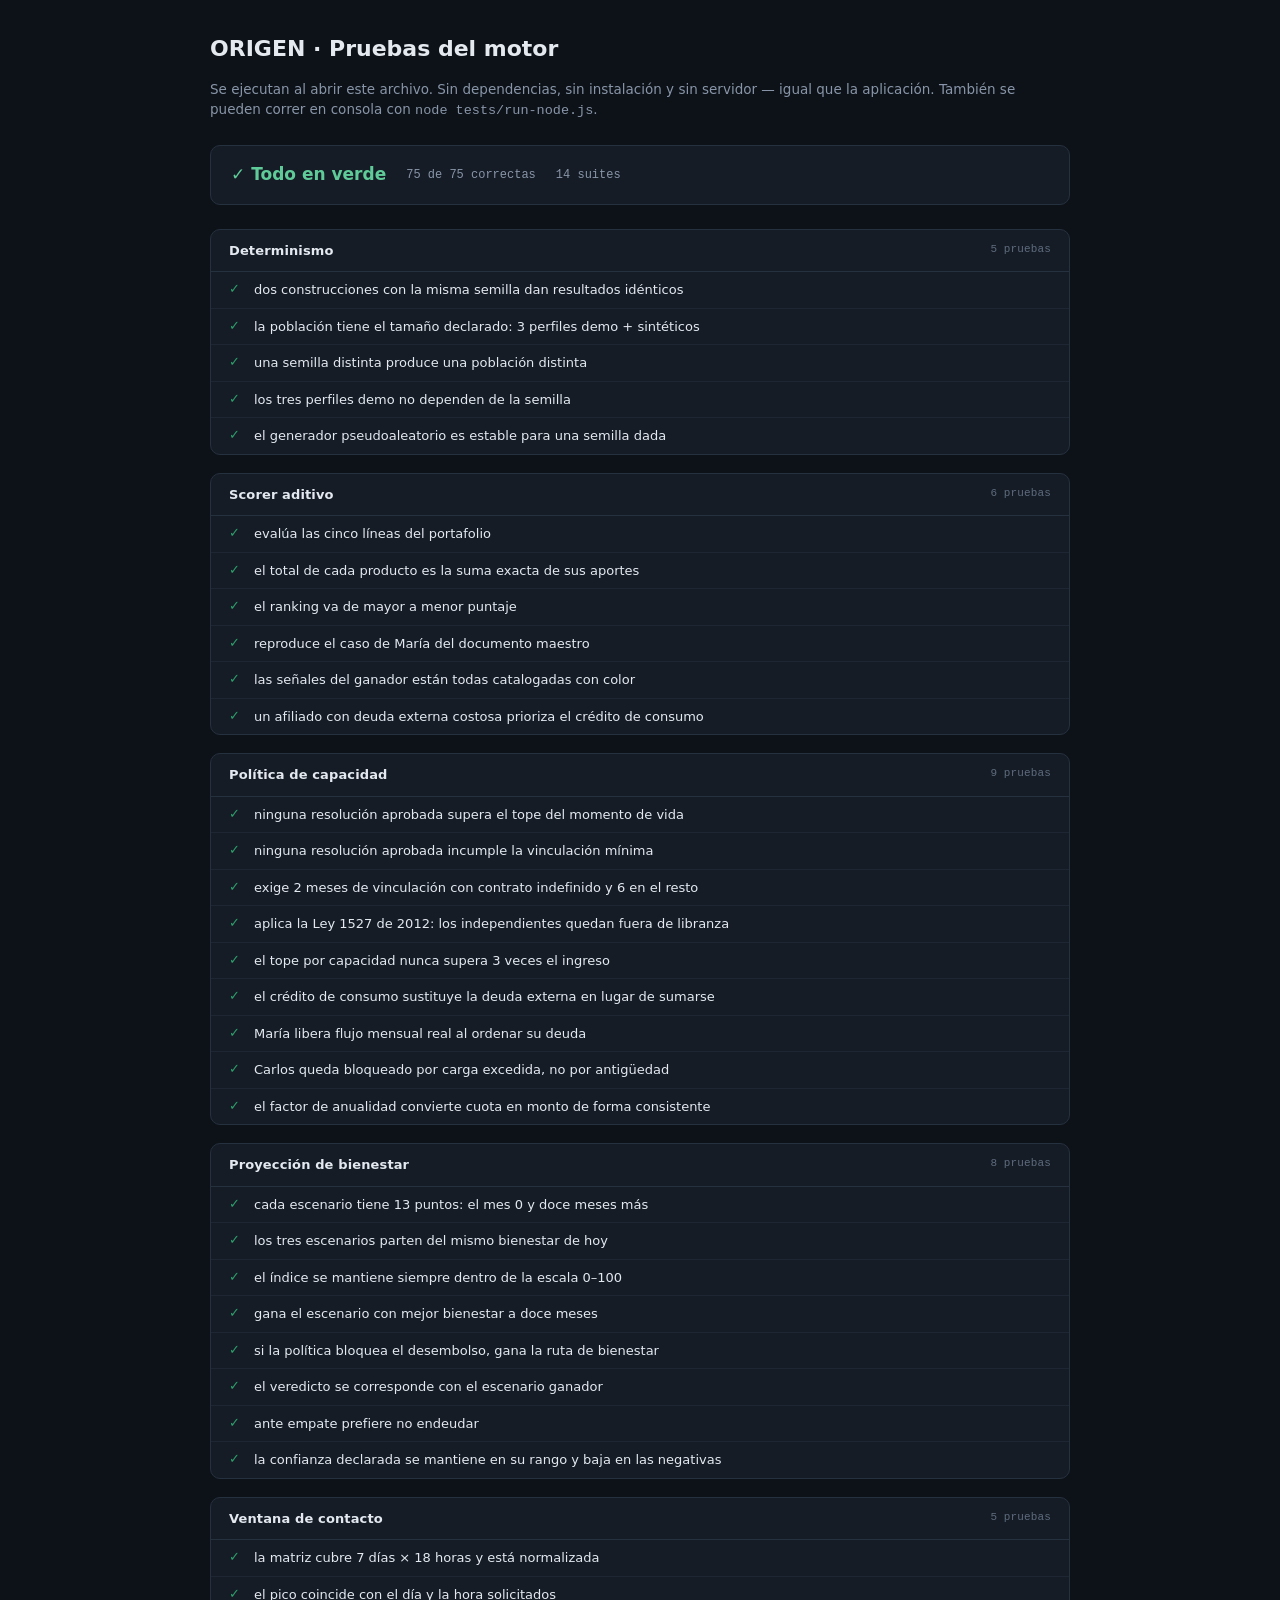
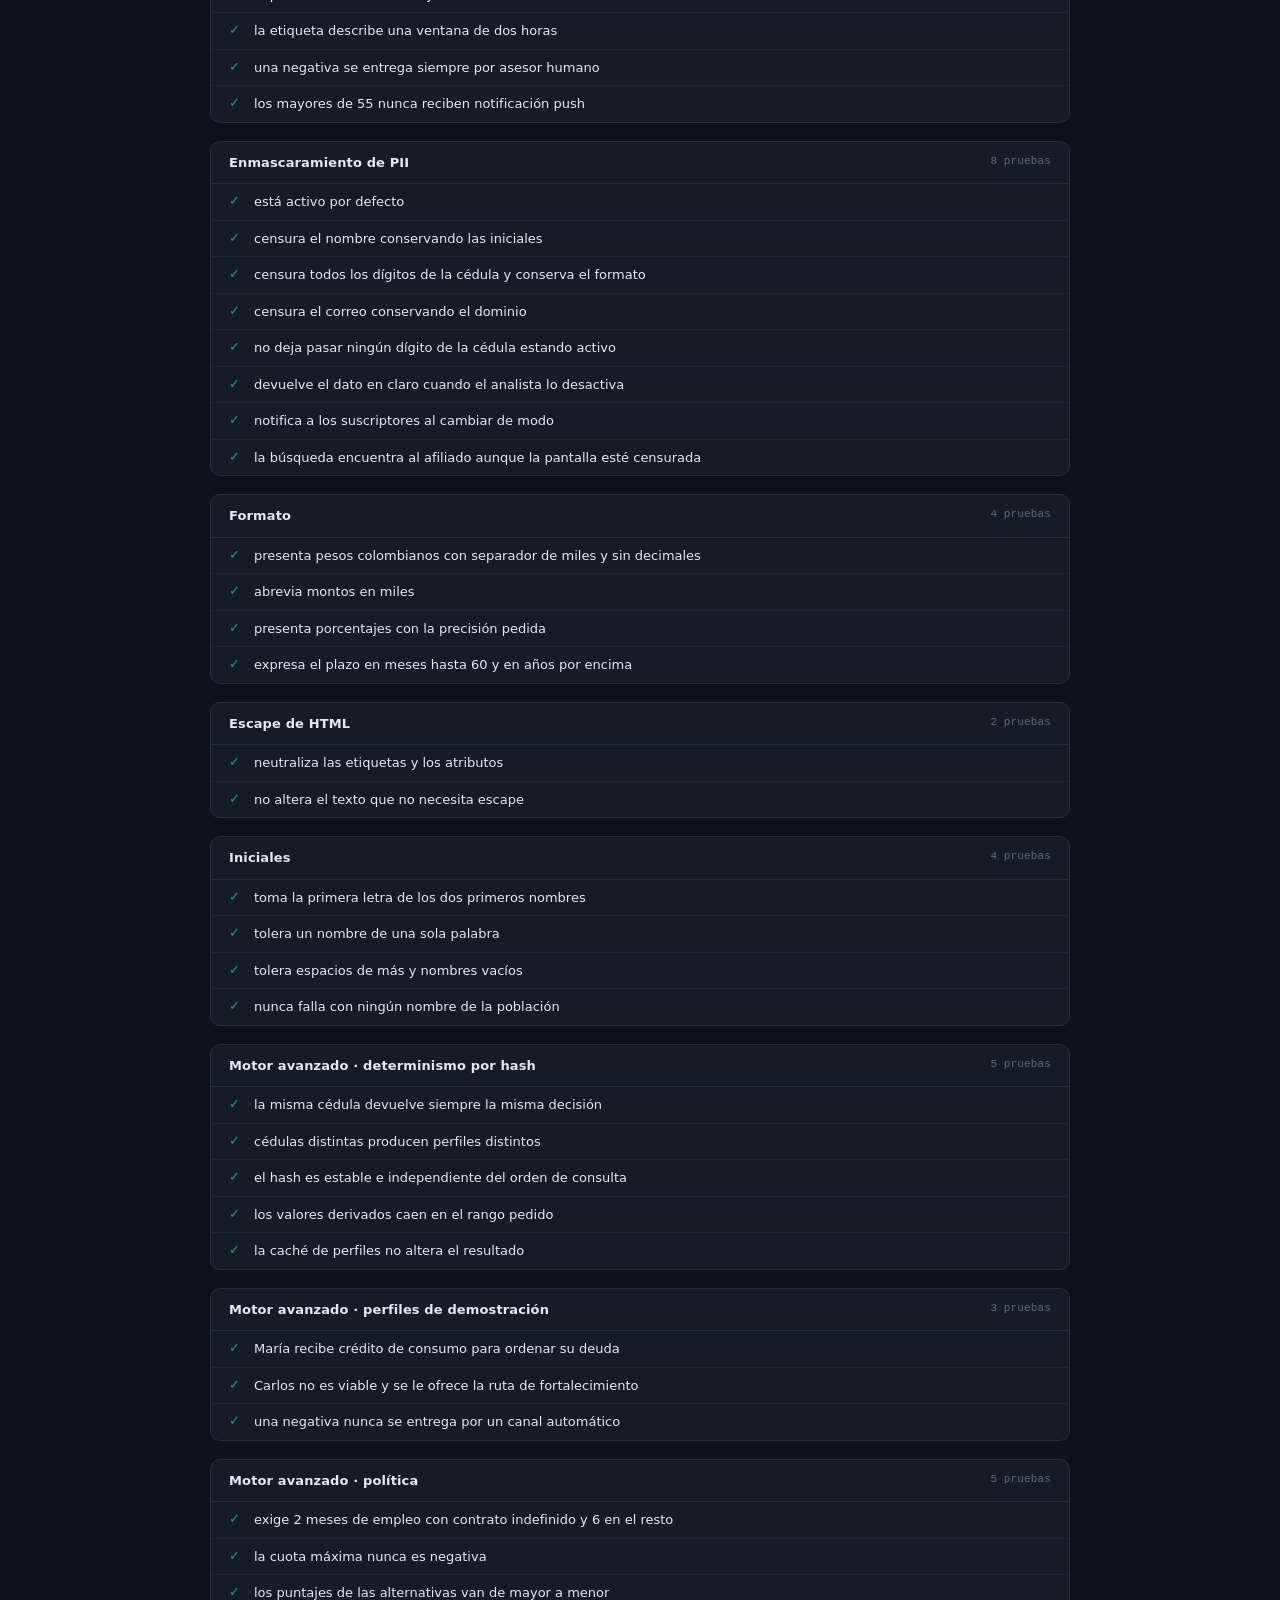
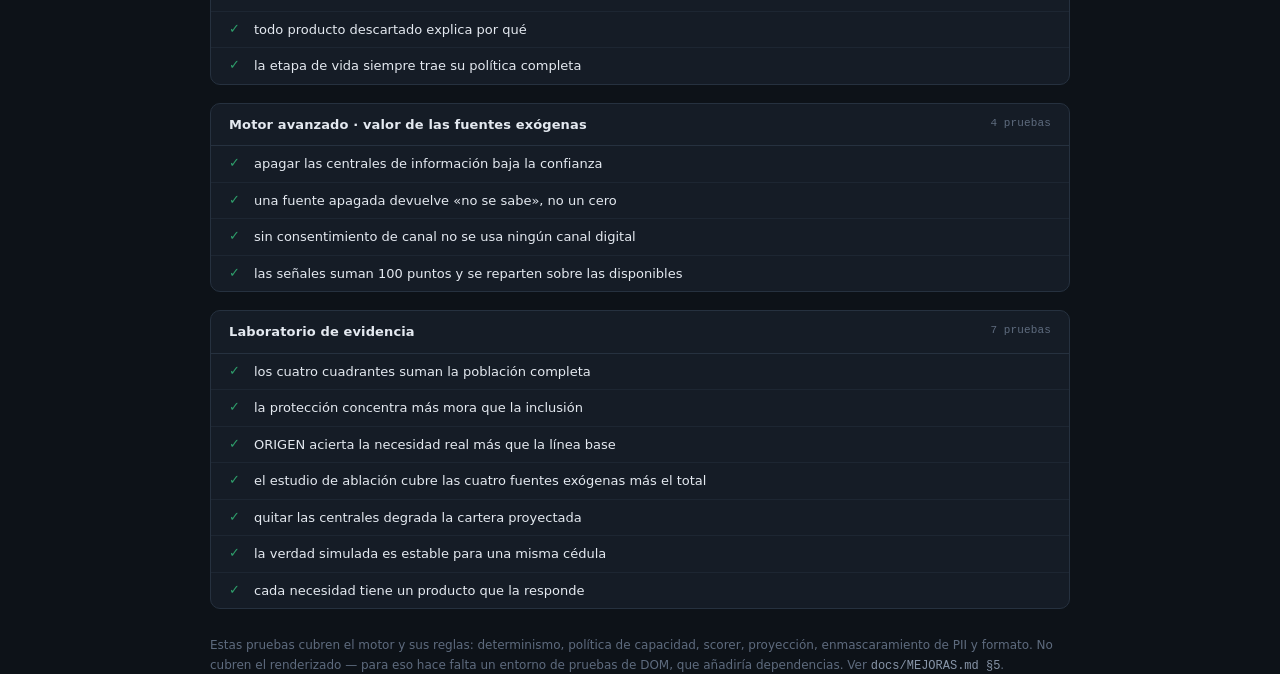
<file: tests/index.html>
<!DOCTYPE html>
<html lang="es">
<head>
  <meta charset="UTF-8">
  <meta name="viewport" content="width=device-width, initial-scale=1.0">
  <title>ORIGEN · Pruebas del motor</title>
  <meta name="color-scheme" content="dark">
  <link rel="icon" type="image/png" href="../assets/brand/favicon.png">
  <link rel="stylesheet" href="../assets/css/tokens.css">
  <link rel="stylesheet" href="../assets/css/base.css">

  <style>
    /* Estilos propios del informe de pruebas. No se comparten con la app. */
    body { padding: 32px 28px 60px; }
    .wrap { max-width: 860px; margin: 0 auto; }
    h1 { margin: 0 0 4px; font-size: 22px; font-weight: 600; }
    .lede { margin-bottom: 24px; color: var(--text-muted); font-size: 13.5px; }

    .summary {
      display: flex; align-items: center; gap: 20px; flex-wrap: wrap;
      padding: 16px 20px; margin-bottom: 24px;
      background: var(--surface); border: 1px solid var(--border); border-radius: 10px;
    }
    .summary__verdict { font-size: 17px; font-weight: 600; }
    .summary__verdict--pass { color: var(--ok-bright); }
    .summary__verdict--fail { color: var(--risk-bright); }
    .summary__stat { font-family: var(--font-mono); font-size: 12px; color: var(--text-muted); }

    .suite { margin-bottom: 18px; background: var(--surface); border: 1px solid var(--border); border-radius: 10px; }
    .suite__head {
      padding: 11px 18px; border-bottom: 1px solid var(--border);
      font-size: 13px; font-weight: 600; letter-spacing: .01em;
    }
    .suite__count { float: right; font-family: var(--font-mono); font-size: 11px; color: var(--text-faint); font-weight: 400; }

    .test { display: flex; gap: 11px; padding: 8px 18px; border-bottom: 1px solid var(--border-subtle-3); font-size: 13px; }
    .test:last-child { border-bottom: none; }
    .test__mark { flex: 0 0 auto; width: 14px; font-family: var(--font-mono); }
    .test--pass .test__mark { color: var(--ok); }
    .test--fail .test__mark { color: var(--risk); }
    .test--fail .test__name { color: var(--risk-bright); }
    .test__error {
      margin-top: 5px; font-family: var(--font-mono); font-size: 11.5px;
      line-height: 1.55; color: var(--warn-bright);
    }
    .note { margin-top: 26px; font-size: 12px; line-height: 1.7; color: var(--text-faint); }
    .note code { color: var(--text-muted); }
  </style>
</head>

<body>
  <div class="wrap">
    <h1>ORIGEN · Pruebas del motor</h1>
    <p class="lede">
      Se ejecutan al abrir este archivo. Sin dependencias, sin instalación y sin
      servidor — igual que la aplicación. También se pueden correr en consola con
      <code>node tests/run-node.js</code>.
    </p>

    <div id="summary" class="summary"></div>
    <div id="results"></div>

    <p class="note">
      Estas pruebas cubren el motor y sus reglas: determinismo, política de
      capacidad, scorer, proyección, enmascaramiento de PII y formato. No cubren
      el renderizado — para eso hace falta un entorno de pruebas de DOM, que
      añadiría dependencias. Ver <code>docs/MEJORAS.md §5</code>.
    </p>
  </div>

  <!-- Motor bajo prueba: mismo orden de dependencias que en index.html -->
  <script src="../assets/js/core/namespace.js"></script>
  <script src="../assets/js/core/config.js"></script>
  <script src="../assets/js/core/math.js"></script>
  <script src="../assets/js/core/random.js"></script>
  <script src="../assets/js/core/format.js"></script>
  <script src="../assets/js/core/catalog.js"></script>
  <script src="../assets/js/domain/lifestage.js"></script>
  <script src="../assets/js/domain/engagement.js"></script>
  <script src="../assets/js/domain/population.js"></script>
  <script src="../assets/js/domain/scoring.js"></script>
  <script src="../assets/js/domain/capacity.js"></script>
  <script src="../assets/js/domain/projection.js"></script>
  <script src="../assets/js/domain/narrative.js"></script>
  <script src="../assets/js/domain/decision.js"></script>
  <script src="../assets/js/domain/dataset.js"></script>
  <script src="../assets/js/domain/advanced/hash.js"></script>
  <script src="../assets/js/domain/advanced/sources.js"></script>
  <script src="../assets/js/domain/advanced/profile.js"></script>
  <script src="../assets/js/domain/advanced/lifestage.js"></script>
  <script src="../assets/js/domain/advanced/policy.js"></script>
  <script src="../assets/js/domain/advanced/deliberation.js"></script>
  <script src="../assets/js/domain/advanced/delivery.js"></script>
  <script src="../assets/js/domain/advanced/engine.js"></script>
  <script src="../assets/js/domain/lab.js"></script>
  <script src="../assets/js/ui/privacy.js"></script>

  <!-- Ejecutor y especificaciones -->
  <script src="runner.js"></script>
  <script src="specs/determinism.spec.js"></script>
  <script src="specs/scoring.spec.js"></script>
  <script src="specs/capacity.spec.js"></script>
  <script src="specs/projection.spec.js"></script>
  <script src="specs/privacy.spec.js"></script>
  <script src="specs/format.spec.js"></script>
  <script src="specs/advanced.spec.js"></script>

  <script>
    (function () {
      "use strict";

      function escapeHtml(value) {
        return ORIGEN.core.format.escapeHtml(value);
      }

      const report = TestRunner.run();
      const total = report.passed + report.failed;
      const ok = report.failed === 0;

      document.getElementById("summary").innerHTML =
        '<span class="summary__verdict summary__verdict--' + (ok ? "pass" : "fail") + '">' +
        (ok ? "✓ Todo en verde" : "✕ " + report.failed + " prueba(s) fallando") + "</span>" +
        '<span class="summary__stat">' + report.passed + " de " + total + " correctas</span>" +
        '<span class="summary__stat">' + report.results.length + " suites</span>";

      document.getElementById("results").innerHTML = report.results
        .map(function (suite) {
          const failed = suite.tests.filter(function (t) { return !t.ok; }).length;

          const rows = suite.tests
            .map(function (test) {
              return (
                '<div class="test test--' + (test.ok ? "pass" : "fail") + '">' +
                '<span class="test__mark">' + (test.ok ? "✓" : "✕") + "</span>" +
                '<span><span class="test__name">' + escapeHtml(test.name) + "</span>" +
                (test.ok ? "" : '<div class="test__error">' + escapeHtml(test.error) + "</div>") +
                "</span></div>"
              );
            })
            .join("");

          return (
            '<div class="suite"><div class="suite__head">' + escapeHtml(suite.name) +
            '<span class="suite__count">' +
            (failed ? failed + " fallando · " : "") + suite.tests.length + " pruebas" +
            "</span></div>" + rows + "</div>"
          );
        })
        .join("");

      document.title = (ok ? "✓" : "✕ " + report.failed + " ·") + " ORIGEN · Pruebas del motor";
    })();
  </script>
</body>
</html>
</file>
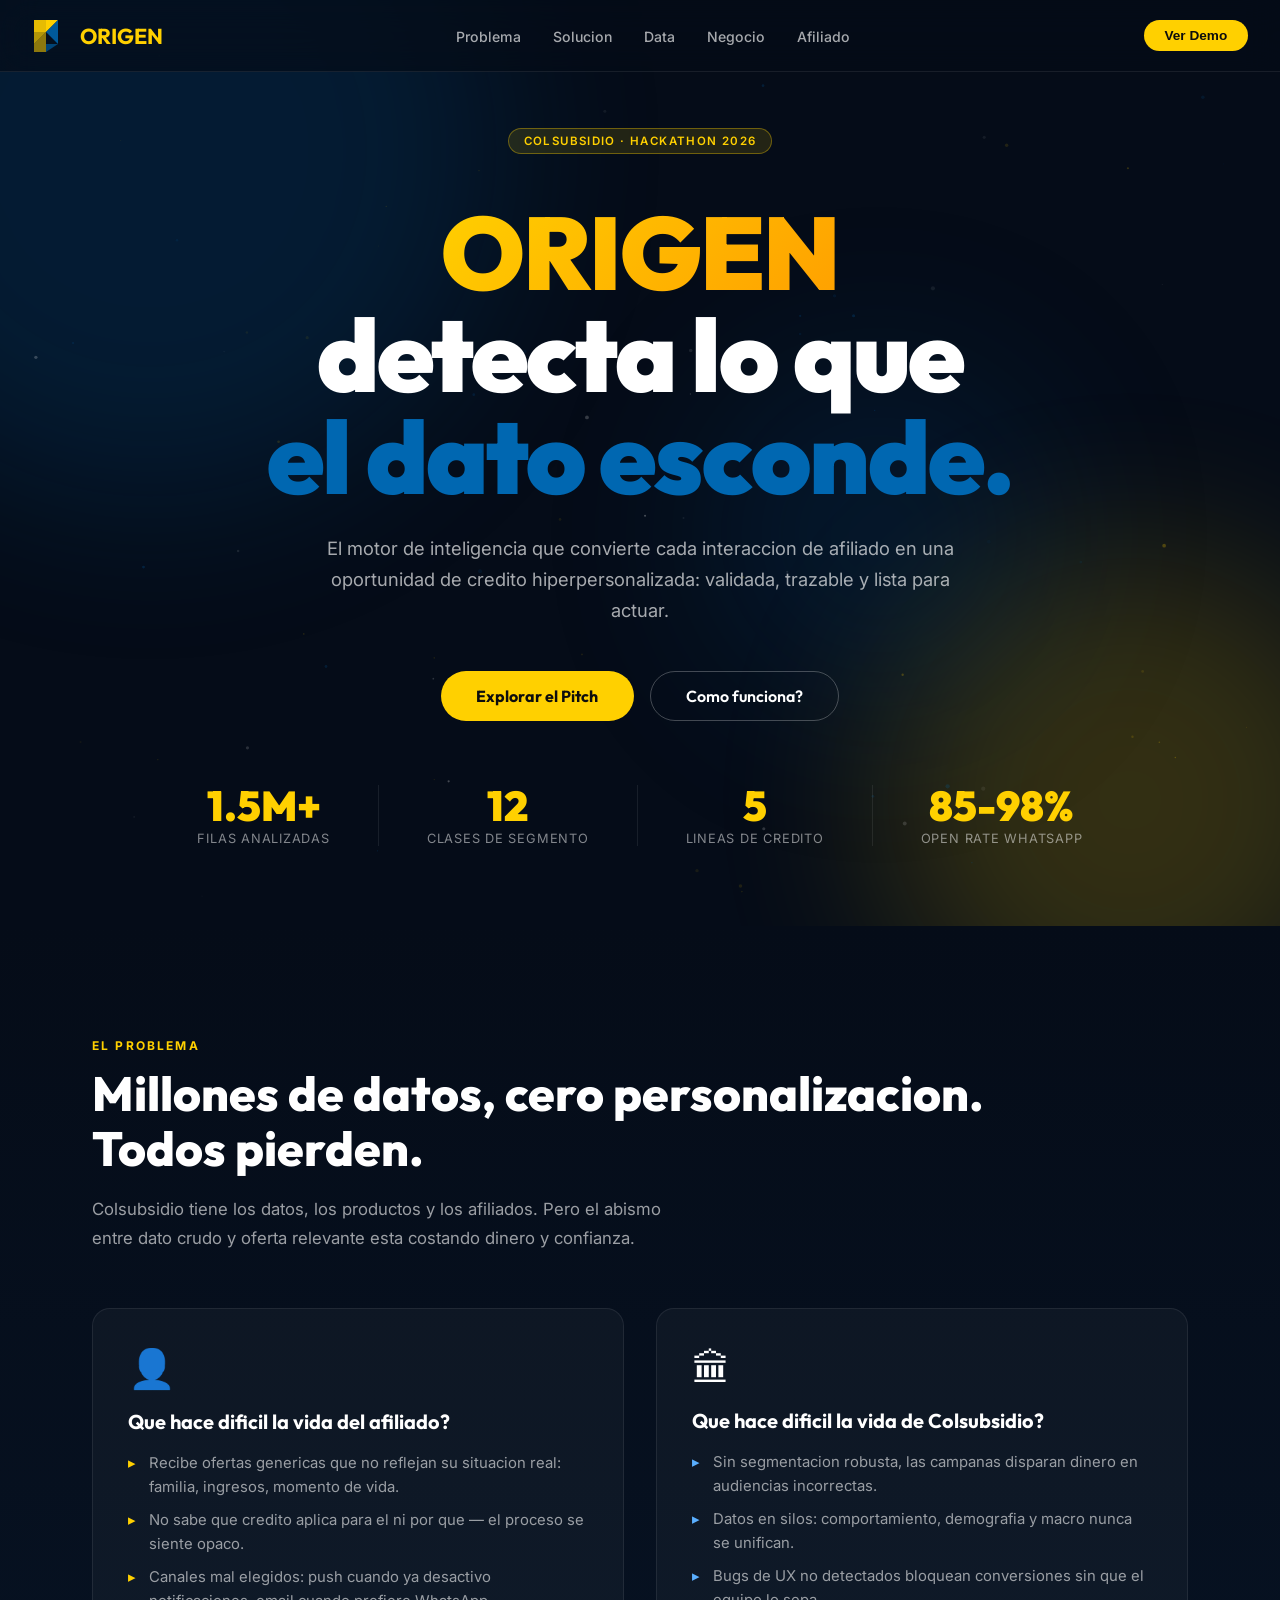
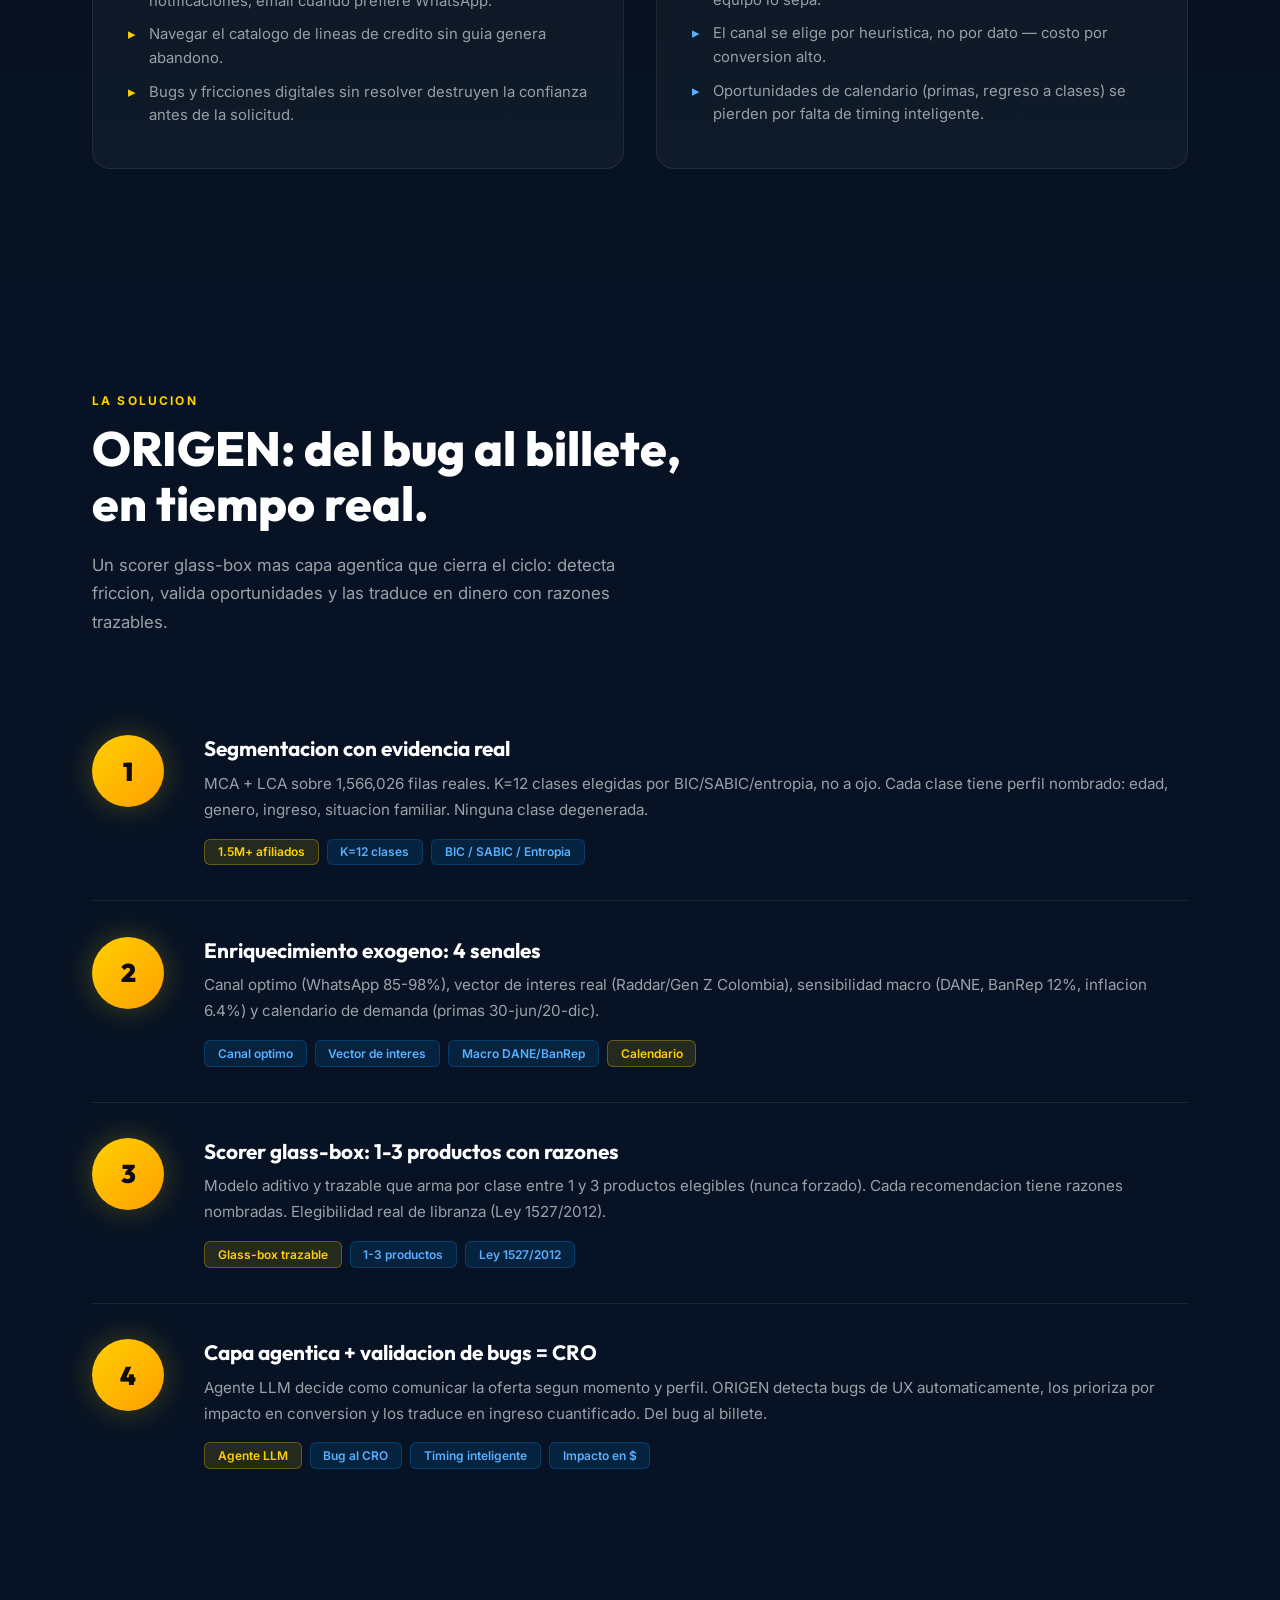
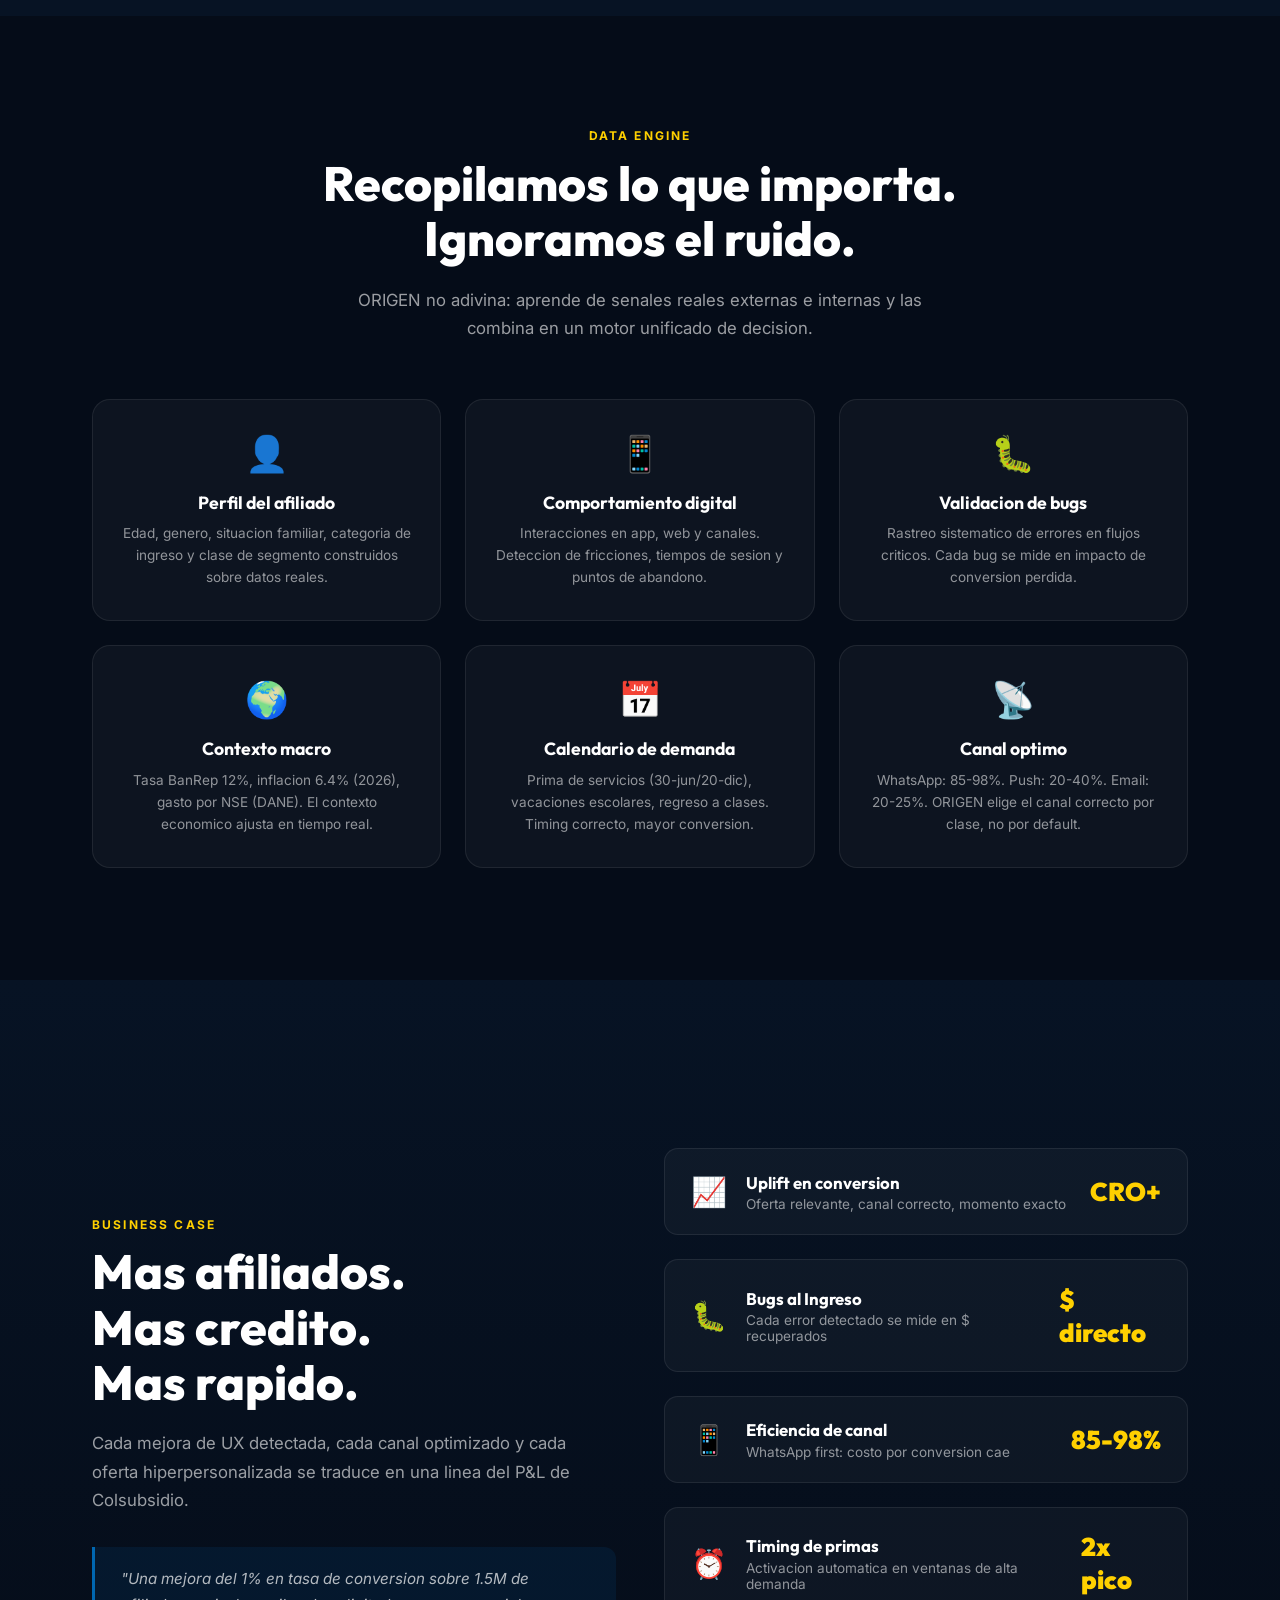
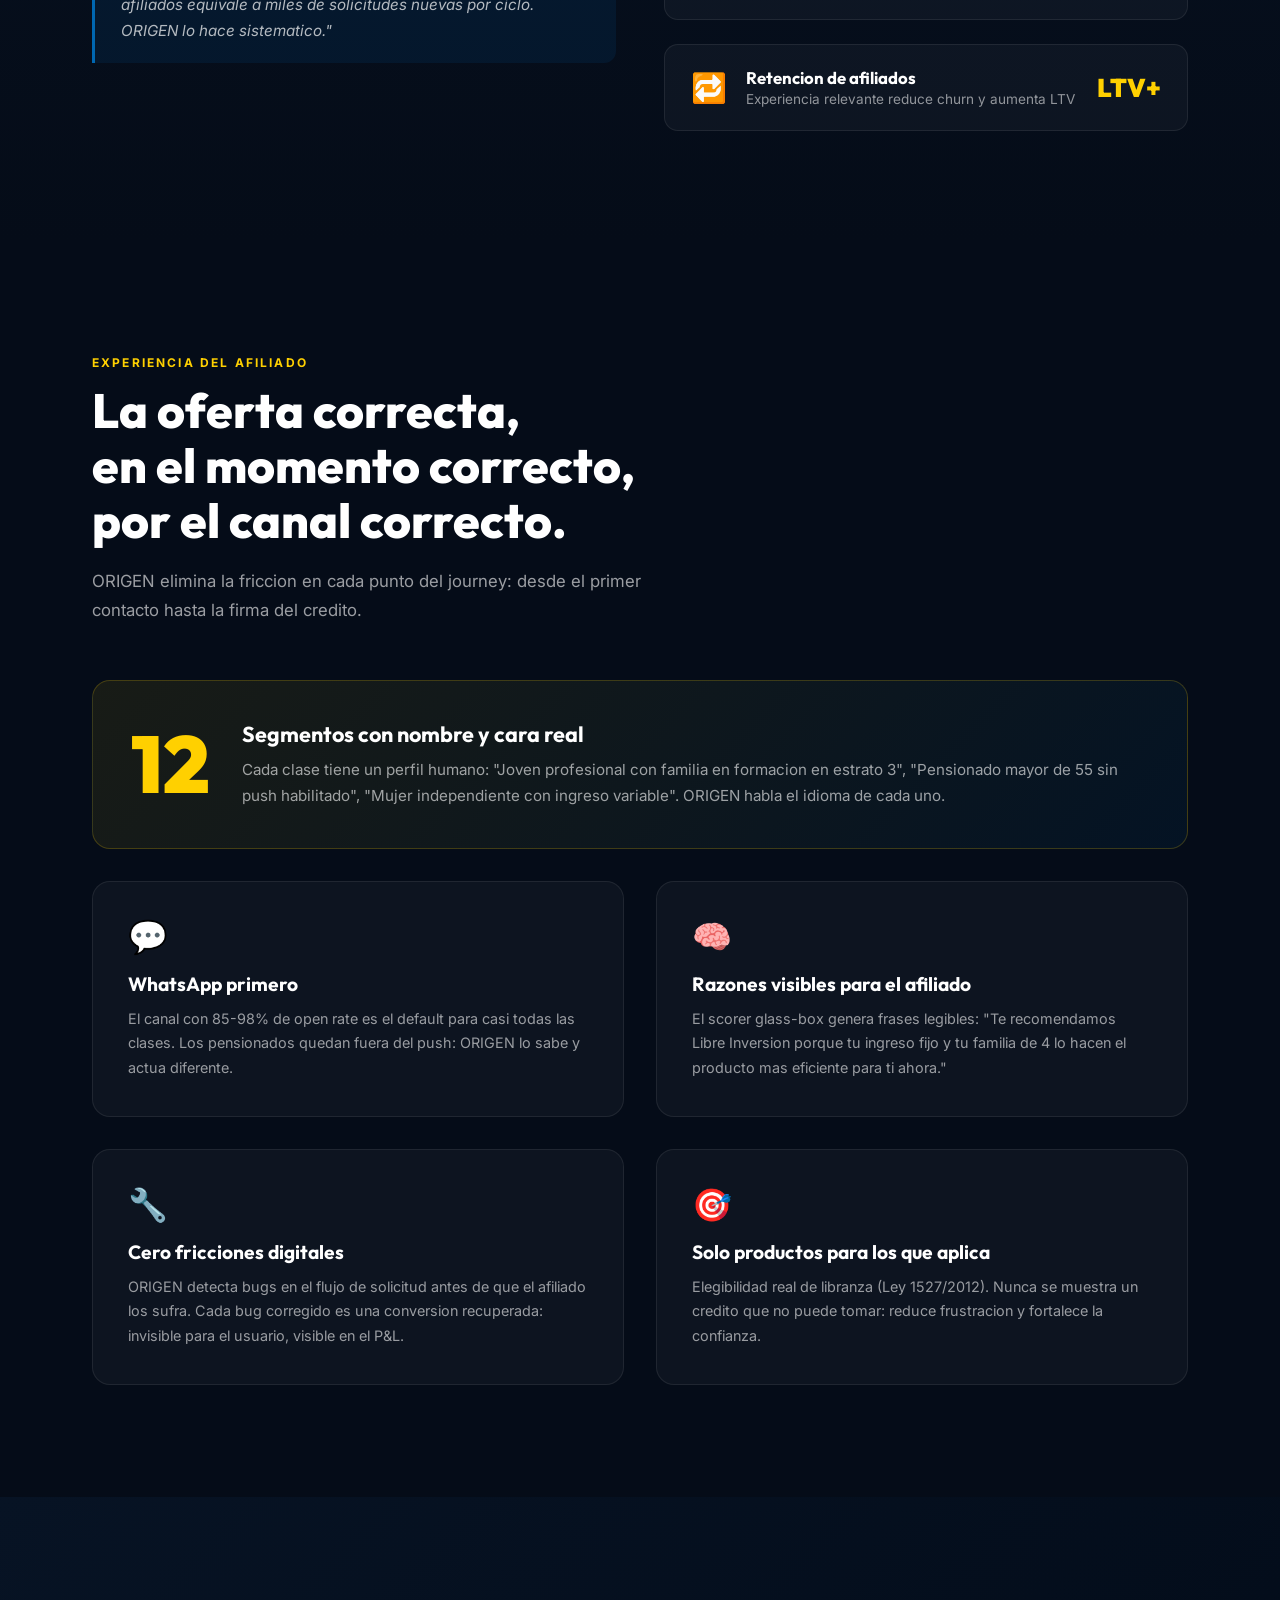
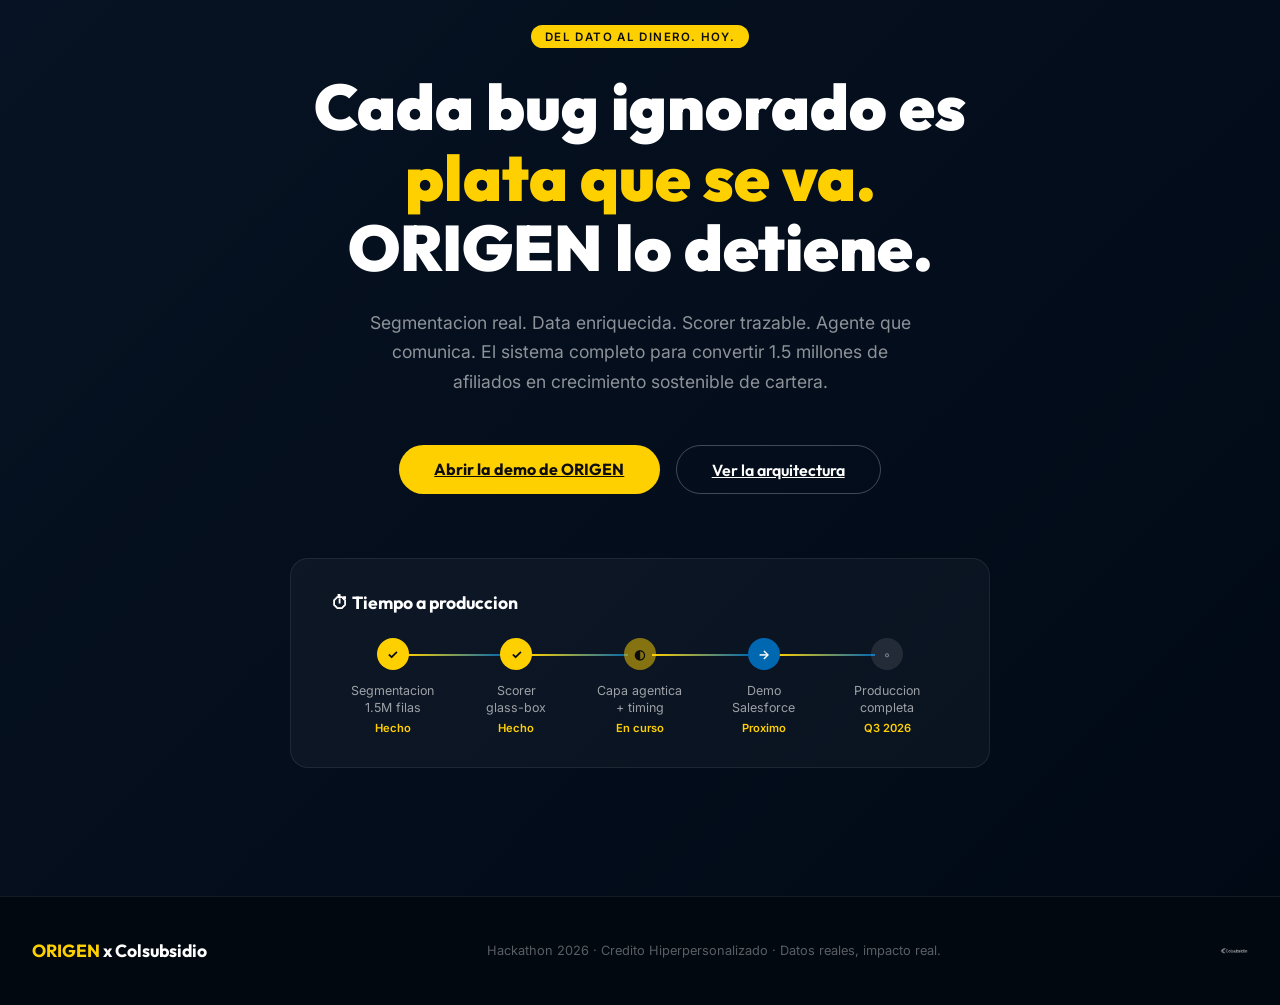
<file: pitch.html>
<!DOCTYPE html>
<html lang="es">
<head>
  <meta charset="UTF-8">
  <meta name="viewport" content="width=device-width, initial-scale=1.0">
  <title>ORIGEN · Crédito Hiperpersonalizado — Colsubsidio</title>
  <meta name="description" content="ORIGEN: motor de inteligencia que transforma datos de afiliados en oportunidades de crédito hiperpersonalizadas para Colsubsidio.">
  <meta name="color-scheme" content="dark">
  <link rel="icon" type="image/png" href="assets/brand/favicon.png">

  <link rel="preconnect" href="https://fonts.googleapis.com">
  <link rel="preconnect" href="https://fonts.gstatic.com" crossorigin>
  <link href="https://fonts.googleapis.com/css2?family=Outfit:wght@300;400;600;700;900&family=Inter:wght@300;400;500;600&display=swap" rel="stylesheet">

  <!--
    Landing conceptual del pitch. Tiene su propio lenguaje visual (claro,
    comercial, con animaciones) distinto al del panel operativo de index.html,
    asi que no comparte hojas de estilo con la aplicacion: solo la marca.

    El nombre del producto es ORIGEN, igual que en la aplicacion y en toda la
    documentacion.
  -->
  <link rel="stylesheet" href="assets/css/pitch.css">
</head>

<body>
<div class="orb o1"></div><div class="orb o2"></div><div class="orb o3"></div>
<canvas id="pc"></canvas>
<nav>
<div class="nl">
<svg width="36" height="36" viewBox="0 0 36 36" fill="none"><polygon points="2,2 14,2 14,14 2,14" fill="#ffd000" opacity=".9"/><polygon points="14,2 26,2 14,14" fill="#ffd000"/><polygon points="14,14 26,2 26,26" fill="#0067b1" opacity=".85"/><polygon points="2,14 14,14 2,26" fill="#ffd000" opacity=".7"/><polygon points="2,26 14,14 14,34 2,34" fill="#ffd000" opacity=".55"/><polygon points="14,26 26,26 14,34" fill="#0067b1" opacity=".6"/></svg>
<span class="nb"><span>ORIGEN</span></span>
</div>
<ul class="nv"><li><a href="#problem">Problema</a></li><li><a href="#solution">Solucion</a></li><li><a href="#data">Data</a></li><li><a href="#business">Negocio</a></li><li><a href="#experience">Afiliado</a></li></ul>
<button class="nc" type="button" data-scroll-to="cta">Ver Demo</button>
</nav>

<section class="hero" id="hero">
<div style="margin-bottom:1.5rem"><span class="badge badge-g">Colsubsidio · Hackathon 2026</span></div>
<h1><span class="wk">ORIGEN</span><br>detecta lo que<br><span class="wb">el dato esconde.</span></h1>
<p class="hs">El motor de inteligencia que convierte cada interaccion de afiliado en una oportunidad de credito hiperpersonalizada: validada, trazable y lista para actuar.</p>
<div class="hc">
<button class="bp" type="button" data-scroll-to="problem">Explorar el Pitch</button>
<button class="bs" type="button" data-scroll-to="solution">Como funciona?</button>
</div>
<div class="hst">
<div class="si"><div class="sn">1.5M+</div><div class="sl">Filas analizadas</div></div>
<div class="sd"></div>
<div class="si"><div class="sn">12</div><div class="sl">Clases de segmento</div></div>
<div class="sd"></div>
<div class="si"><div class="sn">5</div><div class="sl">Lineas de credito</div></div>
<div class="sd"></div>
<div class="si"><div class="sn">85-98%</div><div class="sl">Open rate WhatsApp</div></div>
</div>
</section>

<section id="problem">
<div class="container">
<div class="fu"><p class="sl2">El Problema</p><h2 class="st">Millones de datos, cero personalizacion.<br>Todos pierden.</h2><p class="ss">Colsubsidio tiene los datos, los productos y los afiliados. Pero el abismo entre dato crudo y oferta relevante esta costando dinero y confianza.</p></div>
<div class="pg">
<div class="pc fu"><span class="pi">&#128100;</span><h3>Que hace dificil la vida del afiliado?</h3><ul><li>Recibe ofertas genericas que no reflejan su situacion real: familia, ingresos, momento de vida.</li><li>No sabe que credito aplica para el ni por que — el proceso se siente opaco.</li><li>Canales mal elegidos: push cuando ya desactivo notificaciones, email cuando prefiere WhatsApp.</li><li>Navegar el catalogo de lineas de credito sin guia genera abandono.</li><li>Bugs y fricciones digitales sin resolver destruyen la confianza antes de la solicitud.</li></ul></div>
<div class="pc bt fu"><span class="pi">&#127963;</span><h3>Que hace dificil la vida de Colsubsidio?</h3><ul><li>Sin segmentacion robusta, las campanas disparan dinero en audiencias incorrectas.</li><li>Datos en silos: comportamiento, demografia y macro nunca se unifican.</li><li>Bugs de UX no detectados bloquean conversiones sin que el equipo lo sepa.</li><li>El canal se elige por heuristica, no por dato — costo por conversion alto.</li><li>Oportunidades de calendario (primas, regreso a clases) se pierden por falta de timing inteligente.</li></ul></div>
</div>
</div>
</section>

<section id="solution">
<div class="container">
<div class="fu"><p class="sl2">La Solucion</p><h2 class="st">ORIGEN: del bug al billete,<br>en tiempo real.</h2><p class="ss">Un scorer glass-box mas capa agentica que cierra el ciclo: detecta friccion, valida oportunidades y las traduce en dinero con razones trazables.</p></div>
<div class="sf">
<div class="fs fu"><div class="fn">1</div><div class="fc"><h3>Segmentacion con evidencia real</h3><p>MCA + LCA sobre 1,566,026 filas reales. K=12 clases elegidas por BIC/SABIC/entropia, no a ojo. Cada clase tiene perfil nombrado: edad, genero, ingreso, situacion familiar. Ninguna clase degenerada.</p><div class="ft"><span class="ftg y">1.5M+ afiliados</span><span class="ftg">K=12 clases</span><span class="ftg">BIC / SABIC / Entropia</span></div></div></div>
<div class="fs fu"><div class="fn">2</div><div class="fc"><h3>Enriquecimiento exogeno: 4 senales</h3><p>Canal optimo (WhatsApp 85-98%), vector de interes real (Raddar/Gen Z Colombia), sensibilidad macro (DANE, BanRep 12%, inflacion 6.4%) y calendario de demanda (primas 30-jun/20-dic).</p><div class="ft"><span class="ftg">Canal optimo</span><span class="ftg">Vector de interes</span><span class="ftg">Macro DANE/BanRep</span><span class="ftg y">Calendario</span></div></div></div>
<div class="fs fu"><div class="fn">3</div><div class="fc"><h3>Scorer glass-box: 1-3 productos con razones</h3><p>Modelo aditivo y trazable que arma por clase entre 1 y 3 productos elegibles (nunca forzado). Cada recomendacion tiene razones nombradas. Elegibilidad real de libranza (Ley 1527/2012).</p><div class="ft"><span class="ftg y">Glass-box trazable</span><span class="ftg">1-3 productos</span><span class="ftg">Ley 1527/2012</span></div></div></div>
<div class="fs fu"><div class="fn">4</div><div class="fc"><h3>Capa agentica + validacion de bugs = CRO</h3><p>Agente LLM decide como comunicar la oferta segun momento y perfil. ORIGEN detecta bugs de UX automaticamente, los prioriza por impacto en conversion y los traduce en ingreso cuantificado. Del bug al billete.</p><div class="ft"><span class="ftg y">Agente LLM</span><span class="ftg">Bug al CRO</span><span class="ftg">Timing inteligente</span><span class="ftg">Impacto en $</span></div></div></div>
</div>
</div>
</section>

<section id="data">
<div class="container">
<div class="fu" style="text-align:center"><p class="sl2">Data Engine</p><h2 class="st">Recopilamos lo que importa.<br>Ignoramos el ruido.</h2><p class="ss" style="margin:0 auto">ORIGEN no adivina: aprende de senales reales externas e internas y las combina en un motor unificado de decision.</p></div>
<div class="dg">
<div class="dc fu"><span class="di">&#128100;</span><h4>Perfil del afiliado</h4><p>Edad, genero, situacion familiar, categoria de ingreso y clase de segmento construidos sobre datos reales.</p></div>
<div class="dc fu"><span class="di">&#128241;</span><h4>Comportamiento digital</h4><p>Interacciones en app, web y canales. Deteccion de fricciones, tiempos de sesion y puntos de abandono.</p></div>
<div class="dc fu"><span class="di">&#128027;</span><h4>Validacion de bugs</h4><p>Rastreo sistematico de errores en flujos criticos. Cada bug se mide en impacto de conversion perdida.</p></div>
<div class="dc fu"><span class="di">&#127757;</span><h4>Contexto macro</h4><p>Tasa BanRep 12%, inflacion 6.4% (2026), gasto por NSE (DANE). El contexto economico ajusta en tiempo real.</p></div>
<div class="dc fu"><span class="di">&#128197;</span><h4>Calendario de demanda</h4><p>Prima de servicios (30-jun/20-dic), vacaciones escolares, regreso a clases. Timing correcto, mayor conversion.</p></div>
<div class="dc fu"><span class="di">&#128225;</span><h4>Canal optimo</h4><p>WhatsApp: 85-98%. Push: 20-40%. Email: 20-25%. ORIGEN elige el canal correcto por clase, no por default.</p></div>
</div>
</div>
</section>

<section id="business">
<div class="container">
<div class="bg">
<div class="fu"><p class="sl2">Business Case</p><h2 class="st">Mas afiliados.<br>Mas credito.<br>Mas rapido.</h2><p class="ss">Cada mejora de UX detectada, cada canal optimizado y cada oferta hiperpersonalizada se traduce en una linea del P&amp;L de Colsubsidio.</p><blockquote class="bq">"Una mejora del 1% en tasa de conversion sobre 1.5M de afiliados equivale a miles de solicitudes nuevas por ciclo. ORIGEN lo hace sistematico."</blockquote></div>
<div class="bm fu">
<div class="mr"><div class="mi2">&#128200;</div><div class="min"><h4>Uplift en conversion</h4><p>Oferta relevante, canal correcto, momento exacto</p></div><div class="mv">CRO+</div></div>
<div class="mr"><div class="mi2">&#128027;</div><div class="min"><h4>Bugs al Ingreso</h4><p>Cada error detectado se mide en $ recuperados</p></div><div class="mv">$ directo</div></div>
<div class="mr"><div class="mi2">&#128241;</div><div class="min"><h4>Eficiencia de canal</h4><p>WhatsApp first: costo por conversion cae</p></div><div class="mv">85-98%</div></div>
<div class="mr"><div class="mi2">&#9200;</div><div class="min"><h4>Timing de primas</h4><p>Activacion automatica en ventanas de alta demanda</p></div><div class="mv">2x pico</div></div>
<div class="mr"><div class="mi2">&#128257;</div><div class="min"><h4>Retencion de afiliados</h4><p>Experiencia relevante reduce churn y aumenta LTV</p></div><div class="mv">LTV+</div></div>
</div>
</div>
</div>
</section>

<section id="experience">
<div class="container">
<div class="fu"><p class="sl2">Experiencia del Afiliado</p><h2 class="st">La oferta correcta,<br>en el momento correcto,<br>por el canal correcto.</h2><p class="ss">ORIGEN elimina la friccion en cada punto del journey: desde el primer contacto hasta la firma del credito.</p></div>
<div class="eg">
<div class="eh"><div class="bn">12</div><div class="bt2"><h3>Segmentos con nombre y cara real</h3><p>Cada clase tiene un perfil humano: "Joven profesional con familia en formacion en estrato 3", "Pensionado mayor de 55 sin push habilitado", "Mujer independiente con ingreso variable". ORIGEN habla el idioma de cada uno.</p></div></div>
<div class="ec fu"><span class="ei">&#128172;</span><h3>WhatsApp primero</h3><p>El canal con 85-98% de open rate es el default para casi todas las clases. Los pensionados quedan fuera del push: ORIGEN lo sabe y actua diferente.</p></div>
<div class="ec fu"><span class="ei">&#129504;</span><h3>Razones visibles para el afiliado</h3><p>El scorer glass-box genera frases legibles: "Te recomendamos Libre Inversion porque tu ingreso fijo y tu familia de 4 lo hacen el producto mas eficiente para ti ahora."</p></div>
<div class="ec fu"><span class="ei">&#128295;</span><h3>Cero fricciones digitales</h3><p>ORIGEN detecta bugs en el flujo de solicitud antes de que el afiliado los sufra. Cada bug corregido es una conversion recuperada: invisible para el usuario, visible en el P&amp;L.</p></div>
<div class="ec fu"><span class="ei">&#127919;</span><h3>Solo productos para los que aplica</h3><p>Elegibilidad real de libranza (Ley 1527/2012). Nunca se muestra un credito que no puede tomar: reduce frustracion y fortalece la confianza.</p></div>
</div>
</div>
</section>

<section id="cta">
<div class="container">
<div class="fu">
<span class="badge badge-y" style="margin-bottom:1.5rem;display:inline-block">Del dato al dinero. Hoy.</span>
<h2 class="ct">Cada bug ignorado es<br><span>plata que se va.</span><br>ORIGEN lo detiene.</h2>
<p class="cs">Segmentacion real. Data enriquecida. Scorer trazable. Agente que comunica. El sistema completo para convertir 1.5 millones de afiliados en crecimiento sostenible de cartera.</p>
<div class="cr"><a class="bp" href="index.html">Abrir la demo de ORIGEN</a><a class="bs" href="index.html">Ver la arquitectura</a></div>
</div>
<div class="tb fu"><h4>&#9201; Tiempo a produccion</h4>
<div class="ts">
<div class="tls"><div class="td">&#10003;</div><div class="tl">Segmentacion<br>1.5M filas</div><div class="tw">Hecho</div></div>
<div class="tls"><div class="td">&#10003;</div><div class="tl">Scorer<br>glass-box</div><div class="tw">Hecho</div></div>
<div class="tls"><div class="td" style="background:rgba(255,208,0,.5)">&#9680;</div><div class="tl">Capa agentica<br>+ timing</div><div class="tw">En curso</div></div>
<div class="tls"><div class="td" style="background:#0067b1;color:#fff">&#8594;</div><div class="tl">Demo<br>Salesforce</div><div class="tw">Proximo</div></div>
<div class="tls"><div class="td" style="background:rgba(255,255,255,.1);color:rgba(255,255,255,.4)">&#9702;</div><div class="tl">Produccion<br>completa</div><div class="tw">Q3 2026</div></div>
</div>
</div>
</div>
</section>

<footer>
<div class="fb"><span>ORIGEN</span> x Colsubsidio</div>
<span class="fc2">Hackathon 2026 · Credito Hiperpersonalizado · Datos reales, impacto real.</span>
<img src="assets/brand/logo-v1.png" alt="Colsubsidio" class="fl"/>
</footer>

<script>
const obs=new IntersectionObserver(e=>{e.forEach(x=>{if(x.isIntersecting)x.target.classList.add('visible')});},{threshold:.12});
document.querySelectorAll('.fu,.fs').forEach(el=>obs.observe(el));
(function(){
const c=document.getElementById('pc'),ctx=c.getContext('2d');
let p=[];const C=['#ffd000','#0067b1','#ffffff'];
function r(){c.width=window.innerWidth;c.height=window.innerHeight;}
window.addEventListener('resize',r);r();
function mk(){return{x:Math.random()*c.width,y:Math.random()*c.height,r:Math.random()*1.8+.4,vx:(Math.random()-.5)*.25,vy:-(Math.random()*.4+.1),color:C[Math.floor(Math.random()*C.length)],alpha:Math.random()*.6+.15,life:0,max:Math.random()*300+200};}
for(let i=0;i<80;i++)p.push(mk());
function draw(){
ctx.clearRect(0,0,c.width,c.height);
p.forEach((x,i)=>{x.x+=x.vx;x.y+=x.vy;x.life++;
const pr=x.life/x.max,a=x.alpha*(1-Math.pow(pr*2-1,4));
ctx.save();ctx.globalAlpha=a;ctx.beginPath();ctx.arc(x.x,x.y,x.r,0,Math.PI*2);ctx.fillStyle=x.color;ctx.fill();ctx.restore();
if(x.life>=x.max||x.y<-10){p[i]=mk();p[i].y=c.height+10;}});
requestAnimationFrame(draw);}
draw();})();
document.querySelectorAll('.pc,.dc,.ec').forEach((el,i)=>{el.style.transitionDelay=(i%3)*.1+'s';});
</script>
  <script src="assets/js/pitch/pitch.js"></script>
</body>
</html>
</file>
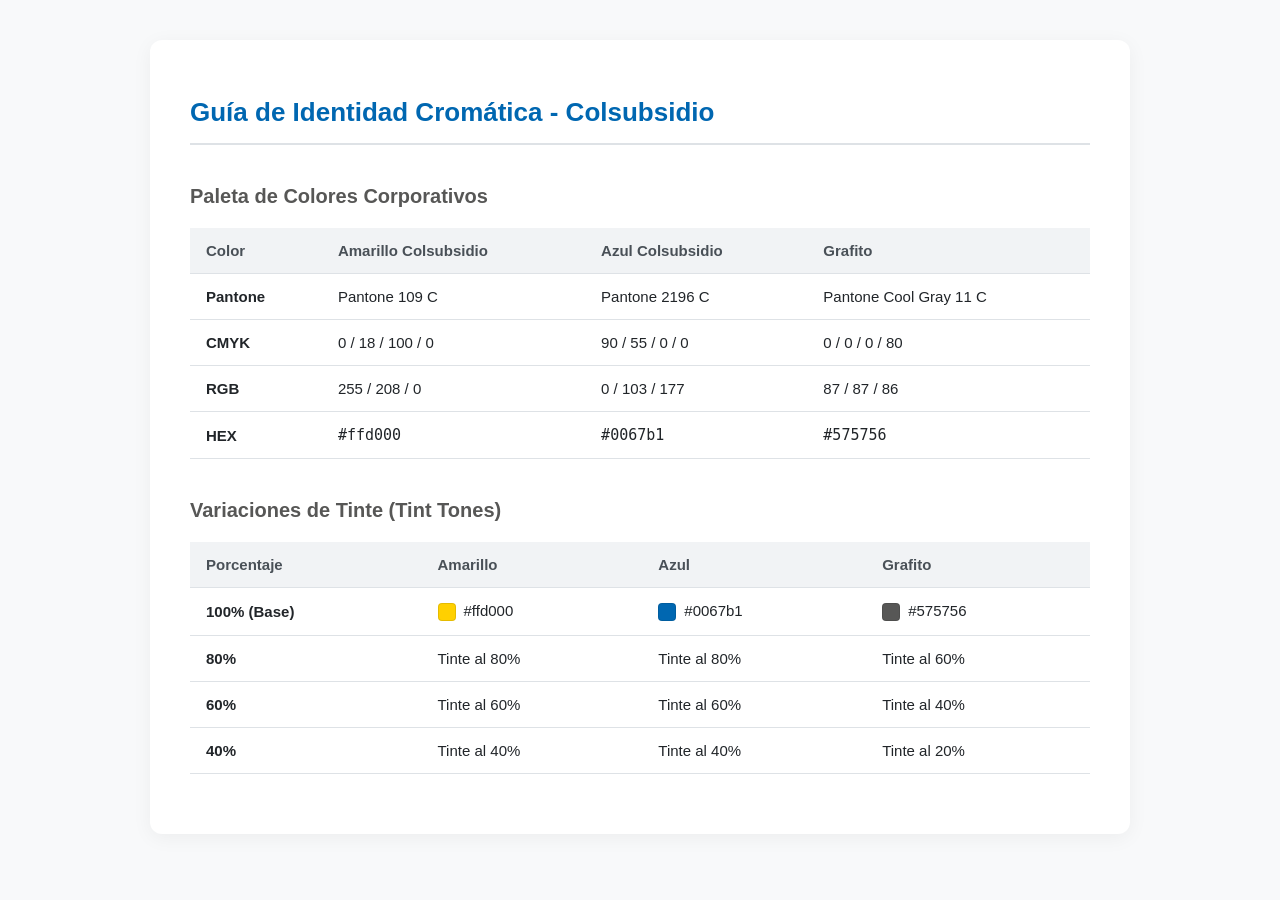
<file: docs/manual-de-marca.html>
<!DOCTYPE html>
<html lang="es">
<head>
    <meta charset="UTF-8">
    <meta name="viewport" content="width=device-width, initial-scale=1.0">
    <title>Guía de Identidad Cromática - Colsubsidio</title>
    <style>
        :root {
            --amarillo-base: #ffd000;
            --azul-base: #0067b1;
            --grafito-base: #575756;
            --fondo: #f8f9fa;
            --texto: #212529;
            --borde: #dee2e6;
        }

        body {
            font-family: -apple-system, BlinkMacSystemFont, "Segoe UI", Roboto, Helvetica, Arial, sans-serif;
            background-color: var(--fondo);
            color: var(--texto);
            margin: 0;
            padding: 40px 20px;
            display: flex;
            justify-content: center;
        }

        .container {
            max-width: 900px;
            width: 100%;
            background: #ffffff;
            padding: 40px;
            border-radius: 12px;
            box-shadow: 0 4px 20px rgba(0, 0, 0, 0.05);
        }

        h1 {
            font-size: 26px;
            color: var(--azul-base);
            margin-bottom: 8px;
            border-bottom: 2px solid var(--borde);
            padding-bottom: 15px;
        }

        h2 {
            font-size: 20px;
            margin-top: 40px;
            margin-bottom: 20px;
            color: var(--grafito-base);
        }

        table {
            width: 100%;
            border-collapse: collapse;
            margin-bottom: 20px;
            background: #ffffff;
            font-size: 15px;
        }

        th, td {
            padding: 14px 16px;
            text-align: left;
            border-bottom: 1px solid var(--borde);
        }

        th {
            background-color: #f1f3f5;
            font-weight: 600;
            color: #495057;
        }

        tr:hover {
            background-color: #f8f9fa;
        }

        .color-box {
            display: inline-block;
            width: 16px;
            height: 16px;
            border-radius: 4px;
            margin-right: 8px;
            vertical-align: middle;
            border: 1px solid rgba(0,0,0,0.1);
        }

        .box-amarillo { background-color: var(--amarillo-base); }
        .box-azul { background-color: var(--azul-base); }
        .box-grafito { background-color: var(--grafito-base); }
    </style>
</head>
<body>

    <div class="container">
        <h1>Guía de Identidad Cromática - Colsubsidio</h1>

        <h2>Paleta de Colores Corporativos</h2>
        <table>
            <thead>
                <tr>
                    <th>Color</th>
                    <th>Amarillo Colsubsidio</th>
                    <th>Azul Colsubsidio</th>
                    <th>Grafito</th>
                </tr>
            </thead>
            <tbody>
                <tr>
                    <td><strong>Pantone</strong></td>
                    <td>Pantone 109 C</td>
                    <td>Pantone 2196 C</td>
                    <td>Pantone Cool Gray 11 C</td>
                </tr>
                <tr>
                    <td><strong>CMYK</strong></td>
                    <td>0 / 18 / 100 / 0</td>
                    <td>90 / 55 / 0 / 0</td>
                    <td>0 / 0 / 0 / 80</td>
                </tr>
                <tr>
                    <td><strong>RGB</strong></td>
                    <td>255 / 208 / 0</td>
                    <td>0 / 103 / 177</td>
                    <td>87 / 87 / 86</td>
                </tr>
                <tr>
                    <td><strong>HEX</strong></td>
                    <td><code>#ffd000</code></td>
                    <td><code>#0067b1</code></td>
                    <td><code>#575756</code></td>
                </tr>
            </tbody>
        </table>

        <h2>Variaciones de Tinte (Tint Tones)</h2>
        <table>
            <thead>
                <tr>
                    <th>Porcentaje</th>
                    <th>Amarillo</th>
                    <th>Azul</th>
                    <th>Grafito</th>
                </tr>
            </thead>
            <tbody>
                <tr>
                    <td><strong>100% (Base)</strong></td>
                    <td><span class="color-box box-amarillo"></span>#ffd000</td>
                    <td><span class="color-box box-azul"></span>#0067b1</td>
                    <td><span class="color-box box-grafito"></span>#575756</td>
                </tr>
                <tr>
                    <td><strong>80%</strong></td>
                    <td>Tinte al 80%</td>
                    <td>Tinte al 80%</td>
                    <td>Tinte al 60%</td>
                </tr>
                <tr>
                    <td><strong>60%</strong></td>
                    <td>Tinte al 60%</td>
                    <td>Tinte al 60%</td>
                    <td>Tinte al 40%</td>
                </tr>
                <tr>
                    <td><strong>40%</strong></td>
                    <td>Tinte al 40%</td>
                    <td>Tinte al 40%</td>
                    <td>Tinte al 20%</td>
                </tr>
            </tbody>
        </table>
    </div>

</body>
</html>
</file>
<file: assets/css/tokens.css>
/* ==========================================================================
   ORIGEN · Capa 1 — Design tokens
   --------------------------------------------------------------------------
   Única fuente de verdad del color, la tipografía y las medidas del sistema.
   Ninguna otra hoja declara un color literal: todas consumen estas variables.

   Se organiza en dos niveles, deliberadamente:

     1. PRIMITIVAS DE MARCA  → los tres colores del manual de Colsubsidio,
        tal cual, sin tocar. Son la referencia documental.
     2. TOKENS SEMÁNTICOS    → lo que la interfaz realmente usa, nombrado por
        su ROL (superficie, acento, riesgo…) y no por su color.

   Por qué dos niveles: la UI es oscura y los colores de marca están
   calibrados para impresión y fondo blanco. Aplicarlos crudos sobre un fondo
   #0D1218 rompe la accesibilidad. Los contrastes están medidos (WCAG 2.1,
   relación mínima 4.5:1 para texto normal):

     · Azul oficial   #0067b1 sobre --bg  =  3.20:1  ✕ NO cumple AA
     · Azul aclarado  #5B87C7 sobre --bg  =  5.14:1  ✓ cumple AA
     · Amarillo ofic. #ffd000 sobre --bg  = 12.78:1  ✓ cumple AAA
     · Ámbar actual   #C08A2E sobre --bg  =  6.19:1  ✓ cumple AA

   Conclusión honesta: el azul DEBE aclararse por accesibilidad; el amarillo
   NO necesita oscurecerse — el ámbar es una decisión estética, no técnica.
   Ver `[data-brand="oficial"]` al final del archivo para alternar.
   ========================================================================== */

:root {
  /* ---- 1. Primitivas de marca (manual Colsubsidio) --------------------- */
  /* Pantone 109 C · CMYK 0/18/100/0 · RGB 255/208/0 */
  --brand-amarillo: #ffd000;
  /* Componentes sueltos del amarillo, para construir rgba() con alfa variable
     desde JavaScript (mapa de calor de conexión). */
  --brand-amarillo-rgb: 255, 208, 0;
  /* Pantone 2196 C · CMYK 90/55/0/0 · RGB 0/103/177 */
  --brand-azul: #0067b1;
  /* Pantone Cool Gray 11 C · CMYK 0/0/0/80 · RGB 87/87/86 */
  --brand-grafito: #575756;

  /* ---- 2. Tokens semánticos ------------------------------------------- */

  /* Superficies, de más profunda a más elevada */
  --bg: #0d1218;
  --surface: #151c26;
  --surface-2: #1b2430;
  --surface-3: #212c3a;

  /* Bordes */
  --border: #26313f;
  --border-strong: #33404f;
  /* Bordes internos de tabla: el mismo borde al 60 % */
  --border-subtle: rgba(38, 49, 63, 0.6);
  --border-subtle-2: rgba(38, 49, 63, 0.55);
  --border-subtle-3: rgba(38, 49, 63, 0.5);

  /* Texto, por jerarquía */
  --text: #e4e9f0;          /* 15.41:1 sobre --bg */
  --text-muted: #8895a8;    /*  6.19:1 sobre --bg */
  --text-faint: #5e6b7e;    /*  3.47:1 — solo para etiquetas ≥ 11px en mayúsculas */

  /* Acento cálido — familia del amarillo de marca, oscurecido para el tema oscuro */
  --accent: #c08a2e;
  --accent-dim: #6e4f1b;
  --accent-soft: rgba(192, 138, 46, 0.1);
  --accent-hover: #d19a38;
  --accent-ink: #1a1206;    /* texto sobre fondo de acento — 6.10:1 */

  /* Acento frío — azul de marca aclarado hasta cumplir AA sobre superficie oscura */
  --info: #5b87c7;
  --info-bright: #84a8dc;

  /* Estado */
  --ok: #2e9e6b;
  --ok-bright: #5fcb98;
  --warn: #c9922e;
  --warn-bright: #ddb05a;
  --risk: #c4564f;
  --risk-bright: #e08a84;

  /* Momento de vida (dimensión propia del dominio, no es un estado) */
  --lifestage: #8b7fd4;

  /* ---- Paleta categórica de señales ---------------------------------- */
  /* Colores del gráfico de contribución al puntaje. Son datos-visualización:
     categóricos, no secuenciales, y deben distinguirse entre sí sobre
     --surface-2. El motor (core/catalog.js) referencia estos tokens por
     nombre, nunca hexadecimales, para que el color viva solo aquí. */
  --sig-red: #c4564f;
  --sig-red-soft: #d06b63;
  --sig-green: #3e9e8f;
  --sig-green-2: #2e9e6b;
  --sig-green-3: #4e9e86;
  --sig-green-4: #3e8e7e;
  --sig-slate: #6e7c93;
  --sig-slate-2: #7e8ca3;
  --sig-violet: #8b7fd4;
  --sig-violet-2: #a093e0;
  --sig-violet-3: #7a6dc9;
  --sig-pink: #c77fa8;
  --sig-pink-2: #d48fb4;
  --sig-sand: #d2a65b;

  /* Rellenos de la barra de asignación de ingreso */
  --alloc-obligation: #3c4a5e;
  --alloc-obligation-2: #44526a;
  --alloc-external: #a8453f;
  --alloc-external-2: #c4564f;

  /* ---- Tipografía ----------------------------------------------------- */
  --font-ui: "IBM Plex Sans", system-ui, -apple-system, "Segoe UI", sans-serif;
  --font-mono: "IBM Plex Mono", ui-monospace, "Cascadia Mono", monospace;
  --font-doc: "IBM Plex Serif", Georgia, serif;

  /* ---- Medidas -------------------------------------------------------- */
  --rail-width: 236px;
  --radius-sm: 5px;
  --radius: 7px;
  --radius-lg: 10px;

  /* ---- Movimiento ----------------------------------------------------- */
  --ease-out: cubic-bezier(0.2, 0.8, 0.2, 1);
  --dur-fast: 0.14s;
  --dur: 0.28s;
}

/* ==========================================================================
   Variante de marca estricta
   --------------------------------------------------------------------------
   Poner data-brand="oficial" en <html> sustituye el acento cálido por el
   amarillo exacto del manual. El azul NO se sustituye por el oficial: 3.20:1
   incumpliría WCAG AA sobre fondo oscuro; se mantiene la versión aclarada,
   que sigue siendo Pantone 2196 C en tono, no en luminancia.

   Un solo atributo permite mostrar ambas lecturas al jurado sin tocar código.
   ========================================================================== */

:root[data-brand="oficial"] {
  --accent: var(--brand-amarillo);
  --accent-dim: #8a7100;
  --accent-soft: rgba(255, 208, 0, 0.1);
  --accent-hover: #ffdb33;
  --accent-ink: #1a1206; /* 12.60:1 sobre el amarillo oficial */
}
</file>
<file: assets/css/base.css>
/* ==========================================================================
   ORIGEN · Capa 2 — Base
   --------------------------------------------------------------------------
   Reset mínimo, tipografía del documento y comportamientos globales.
   Solo selectores de elemento y utilidades de una sola responsabilidad.
   No contiene componentes ni layout.
   ========================================================================== */

*,
*::before,
*::after {
  box-sizing: border-box;
}

html,
body {
  margin: 0;
  padding: 0;
  height: 100%;
}

body {
  background: var(--bg);
  color: var(--text);
  font-family: var(--font-ui);
  font-size: 14px;
  line-height: 1.5;
  -webkit-font-smoothing: antialiased;
}

/* Los controles heredan la tipografía en vez de la del sistema operativo */
button {
  font-family: inherit;
  font-size: inherit;
  color: inherit;
  background: none;
  border: none;
  cursor: pointer;
}

input,
select {
  font-family: inherit;
  font-size: inherit;
}

table {
  width: 100%;
  border-collapse: collapse;
}

/* --------------------------------------------------------------------------
   Utilidades
   -------------------------------------------------------------------------- */

/* Cifras alineadas en columna: obligatorio en montos, cuotas y porcentajes */
.num {
  font-family: var(--font-mono);
  font-variant-numeric: tabular-nums;
}

/* Texto solo para lectores de pantalla */
.sr-only {
  position: absolute;
  width: 1px;
  height: 1px;
  padding: 0;
  margin: -1px;
  overflow: hidden;
  clip: rect(0, 0, 0, 0);
  white-space: nowrap;
  border: 0;
}

/* --------------------------------------------------------------------------
   Foco visible
   --------------------------------------------------------------------------
   Un único anillo de foco para todo lo interactivo. Se usa :focus-visible
   para no mostrarlo en clics de ratón pero sí en navegación por teclado.
   -------------------------------------------------------------------------- */

:where(button, a, input, select, [tabindex]):focus-visible {
  outline: 2px solid var(--info);
  outline-offset: 2px;
}

/* --------------------------------------------------------------------------
   Barra de desplazamiento (WebKit / Blink)
   -------------------------------------------------------------------------- */

::-webkit-scrollbar {
  width: 10px;
  height: 10px;
}

::-webkit-scrollbar-track {
  background: var(--bg);
}

::-webkit-scrollbar-thumb {
  background: var(--border-strong);
  border: 2px solid var(--bg);
  border-radius: 5px;
}

/* --------------------------------------------------------------------------
   Preferencia de movimiento reducido
   --------------------------------------------------------------------------
   Las animaciones de este panel son decorativas (barras que crecen, toasts).
   Ninguna comunica información por sí sola, así que se pueden desactivar por
   completo sin pérdida funcional.
   -------------------------------------------------------------------------- */

@media (prefers-reduced-motion: reduce) {
  *,
  *::before,
  *::after {
    animation-duration: 0.01ms !important;
    animation-iteration-count: 1 !important;
    transition-duration: 0.01ms !important;
    scroll-behavior: auto !important;
  }
}
</file>
<file: assets/css/pitch.css>
/* ==========================================================================
   Kepler · Landing del pitch
   --------------------------------------------------------------------------
   Hoja de estilo independiente de la aplicacion. La landing tiene un lenguaje
   visual propio (comercial, con degradados y animacion) que no comparte con el
   panel operativo de index.html; lo unico comun es la paleta de marca.

   Las variables de marca se redeclaran aqui a proposito: esta pagina debe
   poder abrirse y presentarse sola, sin depender de assets/css/tokens.css.

     --am  amarillo Colsubsidio  #ffd000
     --az  azul Colsubsidio      #0067b1
     --gr  grafito Colsubsidio   #575756
   ========================================================================== */

:root{--am:#ffd000;--az:#0067b1;--azd:#004e8a;--gr:#575756;--bg:#050c18;--bg2:#071324;--cb:rgba(255,255,255,0.035);--cbr:rgba(255,255,255,0.08);--r:18px;--tr:0.35s cubic-bezier(.4,0,.2,1);}
*,*::before,*::after{box-sizing:border-box;margin:0;padding:0;}
html{scroll-behavior:smooth;}
body{font-family:'Inter',sans-serif;background:var(--bg);color:#fff;overflow-x:hidden;}
::-webkit-scrollbar{width:5px;}::-webkit-scrollbar-track{background:var(--bg2);}::-webkit-scrollbar-thumb{background:var(--am);border-radius:4px;}
.container{max-width:1160px;margin:0 auto;padding:0 2rem;}
.badge{display:inline-block;padding:.3rem .9rem;border-radius:999px;font-size:.72rem;font-weight:600;letter-spacing:.12em;text-transform:uppercase;}
.badge-y{background:var(--am);color:#0d0d0d;}
.badge-g{background:rgba(255,208,0,.12);border:1px solid rgba(255,208,0,.35);color:var(--am);}
.orb{position:fixed;border-radius:50%;filter:blur(90px);opacity:.18;pointer-events:none;z-index:0;animation:flt 14s ease-in-out infinite alternate;}
.o1{width:700px;height:700px;background:var(--az);top:-200px;left:-200px;}
.o2{width:500px;height:500px;background:var(--am);bottom:-150px;right:-100px;animation-delay:-5s;}
.o3{width:350px;height:350px;background:var(--azd);top:40%;left:55%;animation-delay:-9s;}
@keyframes flt{from{transform:translateY(0) scale(1);}to{transform:translateY(40px) scale(1.06);}}
nav{position:fixed;top:0;left:0;right:0;z-index:100;padding:1.1rem 2rem;display:flex;align-items:center;justify-content:space-between;background:rgba(5,12,24,.7);backdrop-filter:blur(18px);border-bottom:1px solid var(--cbr);}
.nl{display:flex;align-items:center;gap:.75rem;}
.nb{font-family:'Outfit',sans-serif;font-size:1.35rem;font-weight:700;}
.nb span{color:var(--am);}
.nv{display:flex;gap:2rem;list-style:none;}
.nv a{color:rgba(255,255,255,.65);text-decoration:none;font-size:.88rem;font-weight:500;transition:color var(--tr);}
.nv a:hover{color:var(--am);}
.nc{padding:.5rem 1.3rem;border-radius:999px;background:var(--am);color:#0d0d0d;font-weight:700;font-size:.85rem;border:none;cursor:pointer;transition:transform var(--tr),box-shadow var(--tr);}
.nc:hover{transform:scale(1.04);box-shadow:0 0 24px rgba(255,208,0,.45);}
.hero{position:relative;z-index:1;min-height:100vh;display:flex;flex-direction:column;align-items:center;justify-content:center;text-align:center;padding:8rem 2rem 5rem;}
.hero h1{font-family:'Outfit',sans-serif;font-size:clamp(3.2rem,8vw,7rem);font-weight:900;line-height:1;letter-spacing:-.02em;margin:1.5rem 0;}
.wk{background:linear-gradient(135deg,var(--am) 0%,#ff9f00 100%);-webkit-background-clip:text;-webkit-text-fill-color:transparent;background-clip:text;}
.wb{color:var(--az);-webkit-text-fill-color:var(--az);}
.hs{max-width:640px;font-size:1.15rem;color:rgba(255,255,255,.65);line-height:1.7;margin-bottom:2.8rem;}
.hc{display:flex;gap:1rem;justify-content:center;flex-wrap:wrap;}
.bp{padding:.85rem 2.2rem;background:var(--am);color:#0d0d0d;font-family:'Outfit',sans-serif;font-weight:700;font-size:1rem;border-radius:999px;border:none;cursor:pointer;transition:transform var(--tr),box-shadow var(--tr);}
.bp:hover{transform:translateY(-3px);box-shadow:0 12px 40px rgba(255,208,0,.4);}
.bs{padding:.85rem 2.2rem;background:transparent;color:#fff;font-family:'Outfit',sans-serif;font-weight:600;font-size:1rem;border-radius:999px;border:1.5px solid rgba(255,255,255,.25);cursor:pointer;transition:background var(--tr),border-color var(--tr);}
.bs:hover{background:rgba(255,255,255,.06);border-color:var(--am);}
.hst{margin-top:4rem;display:flex;gap:3rem;justify-content:center;flex-wrap:wrap;}
.si{text-align:center;}
.sn{font-family:'Outfit',sans-serif;font-size:2.6rem;font-weight:900;color:var(--am);line-height:1;}
.sl{font-size:.8rem;color:rgba(255,255,255,.5);margin-top:.3rem;letter-spacing:.06em;text-transform:uppercase;}
.sd{width:1px;background:var(--cbr);}
section{position:relative;z-index:1;padding:7rem 0;}
.sl2{font-size:.75rem;font-weight:700;letter-spacing:.18em;text-transform:uppercase;color:var(--am);margin-bottom:.8rem;}
.st{font-family:'Outfit',sans-serif;font-size:clamp(2rem,4vw,3rem);font-weight:800;line-height:1.15;margin-bottom:1.2rem;}
.ss{font-size:1.05rem;color:rgba(255,255,255,.6);line-height:1.7;max-width:580px;}
#problem{background:linear-gradient(180deg,var(--bg) 0%,var(--bg2) 100%);}
.pg{display:grid;grid-template-columns:1fr 1fr;gap:2rem;margin-top:3.5rem;}
.pc{background:var(--cb);border:1px solid var(--cbr);border-radius:var(--r);padding:2.2rem;transition:transform var(--tr),border-color var(--tr),box-shadow var(--tr);position:relative;overflow:hidden;}
.pc::before{content:'';position:absolute;top:0;left:0;right:0;height:3px;background:linear-gradient(90deg,transparent,var(--am),transparent);opacity:0;transition:opacity var(--tr);}
.pc:hover{transform:translateY(-6px);border-color:rgba(255,208,0,.3);box-shadow:0 16px 48px rgba(0,0,0,.4);}
.pc:hover::before{opacity:1;}
.pc.bt::before{background:linear-gradient(90deg,transparent,var(--az),transparent);}
.pc.bt:hover{border-color:rgba(0,103,177,.4);}
.pi{font-size:2.4rem;margin-bottom:1.1rem;display:block;}
.pc h3{font-family:'Outfit',sans-serif;font-size:1.25rem;font-weight:700;margin-bottom:.8rem;}
.pc ul{list-style:none;}
.pc ul li{font-size:.93rem;color:rgba(255,255,255,.58);line-height:1.6;padding:.3rem 0 .3rem 1.3rem;position:relative;}
.pc ul li::before{content:'\25B8';position:absolute;left:0;color:var(--am);}
.pc.bt ul li::before{color:#5aafff;}
#solution{background:var(--bg2);}
.sf{margin-top:4rem;}
.fs{display:grid;grid-template-columns:80px 1fr;gap:2rem;align-items:start;padding:2.2rem 0;border-bottom:1px solid var(--cbr);opacity:0;transform:translateX(-30px);transition:opacity .6s,transform .6s;}
.fs.visible{opacity:1;transform:translateX(0);}
.fs:last-child{border-bottom:none;}
.fn{width:72px;height:72px;border-radius:50%;background:linear-gradient(135deg,var(--am),#ff9f00);color:#0d0d0d;font-family:'Outfit',sans-serif;font-size:1.6rem;font-weight:900;display:grid;place-items:center;box-shadow:0 0 30px rgba(255,208,0,.25);}
.fc h3{font-family:'Outfit',sans-serif;font-size:1.3rem;font-weight:700;margin-bottom:.6rem;}
.fc p{font-size:.95rem;color:rgba(255,255,255,.6);line-height:1.7;}
.ft{display:flex;flex-wrap:wrap;gap:.5rem;margin-top:1rem;}
.ftg{padding:.3rem .8rem;border-radius:6px;font-size:.75rem;font-weight:600;background:rgba(0,103,177,.2);border:1px solid rgba(0,103,177,.4);color:#5aafff;}
.ftg.y{background:rgba(255,208,0,.12);border-color:rgba(255,208,0,.3);color:var(--am);}
#data{background:var(--bg);}
.dg{display:grid;grid-template-columns:repeat(3,1fr);gap:1.5rem;margin-top:3.5rem;}
.dc{background:var(--cb);border:1px solid var(--cbr);border-radius:var(--r);padding:2rem 1.8rem;transition:transform var(--tr),box-shadow var(--tr);text-align:center;}
.dc:hover{transform:translateY(-5px);box-shadow:0 14px 40px rgba(0,0,0,.35);}
.dc .di{font-size:2.2rem;margin-bottom:1rem;display:block;}
.dc h4{font-family:'Outfit',sans-serif;font-size:1.1rem;font-weight:700;margin-bottom:.6rem;}
.dc p{font-size:.85rem;color:rgba(255,255,255,.55);line-height:1.6;}
#business{background:linear-gradient(180deg,var(--bg2) 0%,var(--bg) 100%);}
.bg{display:grid;grid-template-columns:1fr 1fr;gap:3rem;margin-top:3.5rem;align-items:center;}
.bm{display:flex;flex-direction:column;gap:1.5rem;}
.mr{display:flex;align-items:center;gap:1.2rem;background:var(--cb);border:1px solid var(--cbr);border-radius:14px;padding:1.4rem 1.6rem;transition:border-color var(--tr),transform var(--tr);}
.mr:hover{border-color:rgba(255,208,0,.3);transform:translateX(6px);}
.mi2{font-size:1.8rem;flex-shrink:0;}
.min h4{font-family:'Outfit',sans-serif;font-size:1.05rem;font-weight:700;margin-bottom:.2rem;}
.min p{font-size:.85rem;color:rgba(255,255,255,.55);}
.mv{margin-left:auto;font-family:'Outfit',sans-serif;font-size:1.6rem;font-weight:900;color:var(--am);}
.bq{margin-top:2rem;background:rgba(0,103,177,.12);border-left:3px solid var(--az);border-radius:0 12px 12px 0;padding:1.2rem 1.6rem;font-size:.95rem;color:rgba(255,255,255,.7);line-height:1.7;font-style:italic;}
#experience{background:var(--bg);}
.eg{display:grid;grid-template-columns:1fr 1fr;gap:2rem;margin-top:3.5rem;}
.ec{background:var(--cb);border:1px solid var(--cbr);border-radius:var(--r);padding:2.2rem;transition:transform var(--tr),box-shadow var(--tr);}
.ec:hover{transform:translateY(-5px);box-shadow:0 14px 44px rgba(0,0,0,.3);}
.ec .ei{font-size:2rem;margin-bottom:1rem;display:block;}
.ec h3{font-family:'Outfit',sans-serif;font-size:1.2rem;font-weight:700;margin-bottom:.7rem;}
.ec p{font-size:.9rem;color:rgba(255,255,255,.58);line-height:1.7;}
.eh{grid-column:1/-1;background:linear-gradient(135deg,rgba(255,208,0,.08) 0%,rgba(0,103,177,.08) 100%);border:1px solid rgba(255,208,0,.2);border-radius:var(--r);padding:2.4rem;display:flex;align-items:center;gap:2rem;}
.bn{font-family:'Outfit',sans-serif;font-size:5rem;font-weight:900;color:var(--am);line-height:1;flex-shrink:0;}
.bt2 h3{font-family:'Outfit',sans-serif;font-size:1.35rem;font-weight:700;margin-bottom:.6rem;}
.bt2 p{font-size:.95rem;color:rgba(255,255,255,.6);line-height:1.7;}
#cta{background:linear-gradient(135deg,var(--bg2) 0%,#010915 100%);text-align:center;padding:8rem 2rem;}
.ct{font-family:'Outfit',sans-serif;font-size:clamp(2.4rem,5vw,4.5rem);font-weight:900;line-height:1.1;margin-bottom:1.5rem;}
.ct span{color:var(--am);}
.cs{font-size:1.1rem;color:rgba(255,255,255,.55);max-width:560px;margin:0 auto 3rem;line-height:1.7;}
.cr{display:flex;gap:1rem;justify-content:center;flex-wrap:wrap;}
.tb{margin:4rem auto 0;max-width:700px;background:var(--cb);border:1px solid var(--cbr);border-radius:var(--r);padding:2rem 2.5rem;}
.tb h4{font-family:'Outfit',sans-serif;font-size:1.1rem;font-weight:700;margin-bottom:1.5rem;text-align:left;}
.ts{display:flex;}
.tls{flex:1;text-align:center;position:relative;}
.tls:not(:last-child)::after{content:'';position:absolute;top:16px;left:60%;width:80%;height:2px;background:linear-gradient(90deg,var(--am),var(--az));}
.td{width:32px;height:32px;border-radius:50%;background:var(--am);color:#0d0d0d;font-weight:700;font-size:.8rem;display:grid;place-items:center;margin:0 auto .7rem;position:relative;z-index:1;}
.tl{font-size:.78rem;color:rgba(255,255,255,.6);line-height:1.4;}
.tw{font-size:.7rem;color:var(--am);font-weight:600;margin-top:.25rem;}
footer{background:#020810;border-top:1px solid var(--cbr);padding:2.5rem 2rem;display:flex;justify-content:space-between;align-items:center;flex-wrap:wrap;gap:1rem;}
.fb{font-family:'Outfit',sans-serif;font-weight:700;font-size:1.1rem;}
.fb span{color:var(--am);}
.fc2{font-size:.8rem;color:rgba(255,255,255,.35);}
.fl{height:28px;opacity:.55;filter:brightness(0) invert(1);}
.fu{opacity:0;transform:translateY(30px);transition:opacity .7s ease,transform .7s ease;}
.fu.visible{opacity:1;transform:translateY(0);}
#pc{position:fixed;top:0;left:0;width:100%;height:100%;z-index:0;pointer-events:none;opacity:.35;}
@media(max-width:768px){.pg,.dg,.eg,.bg{grid-template-columns:1fr;}.eh{flex-direction:column;text-align:center;}.hst{gap:1.5rem;}.sd{display:none;}nav .nv{display:none;}.ts{flex-direction:column;gap:1rem;}.tls::after{display:none;}}
</file>
